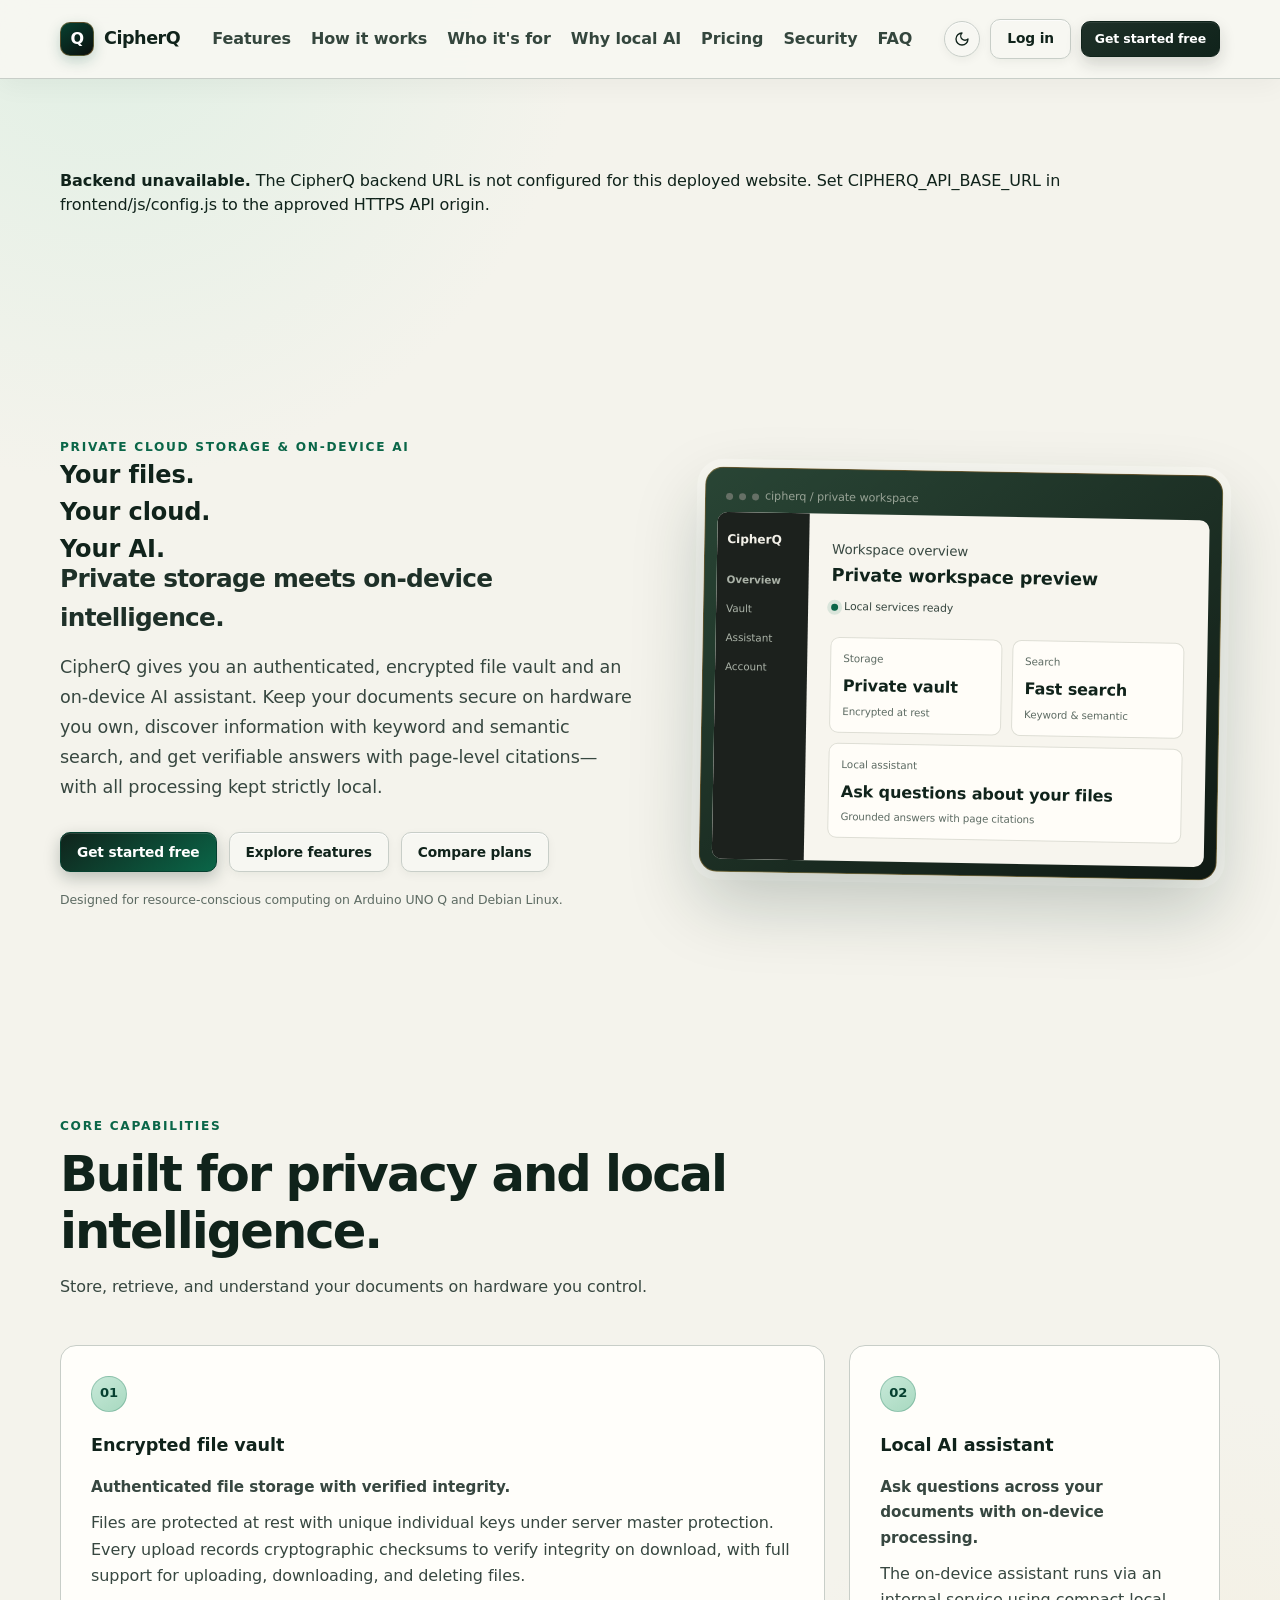
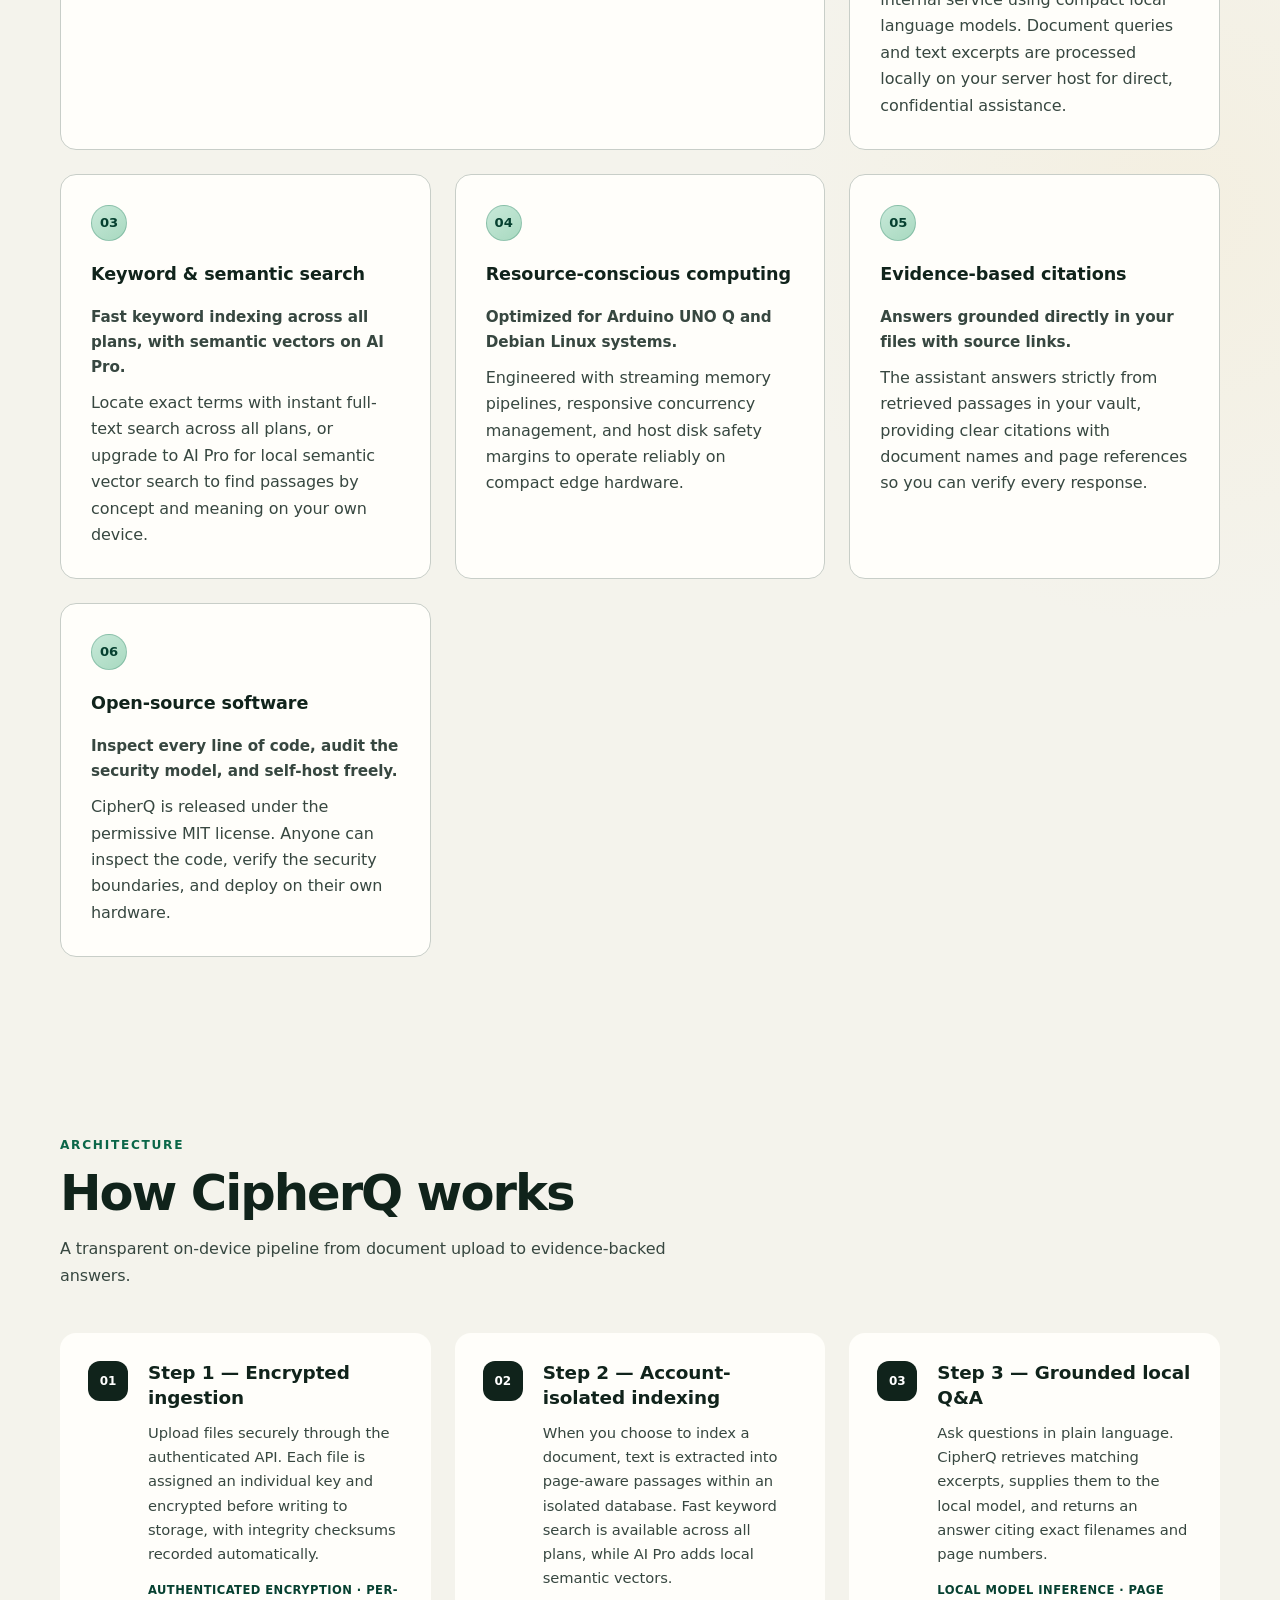
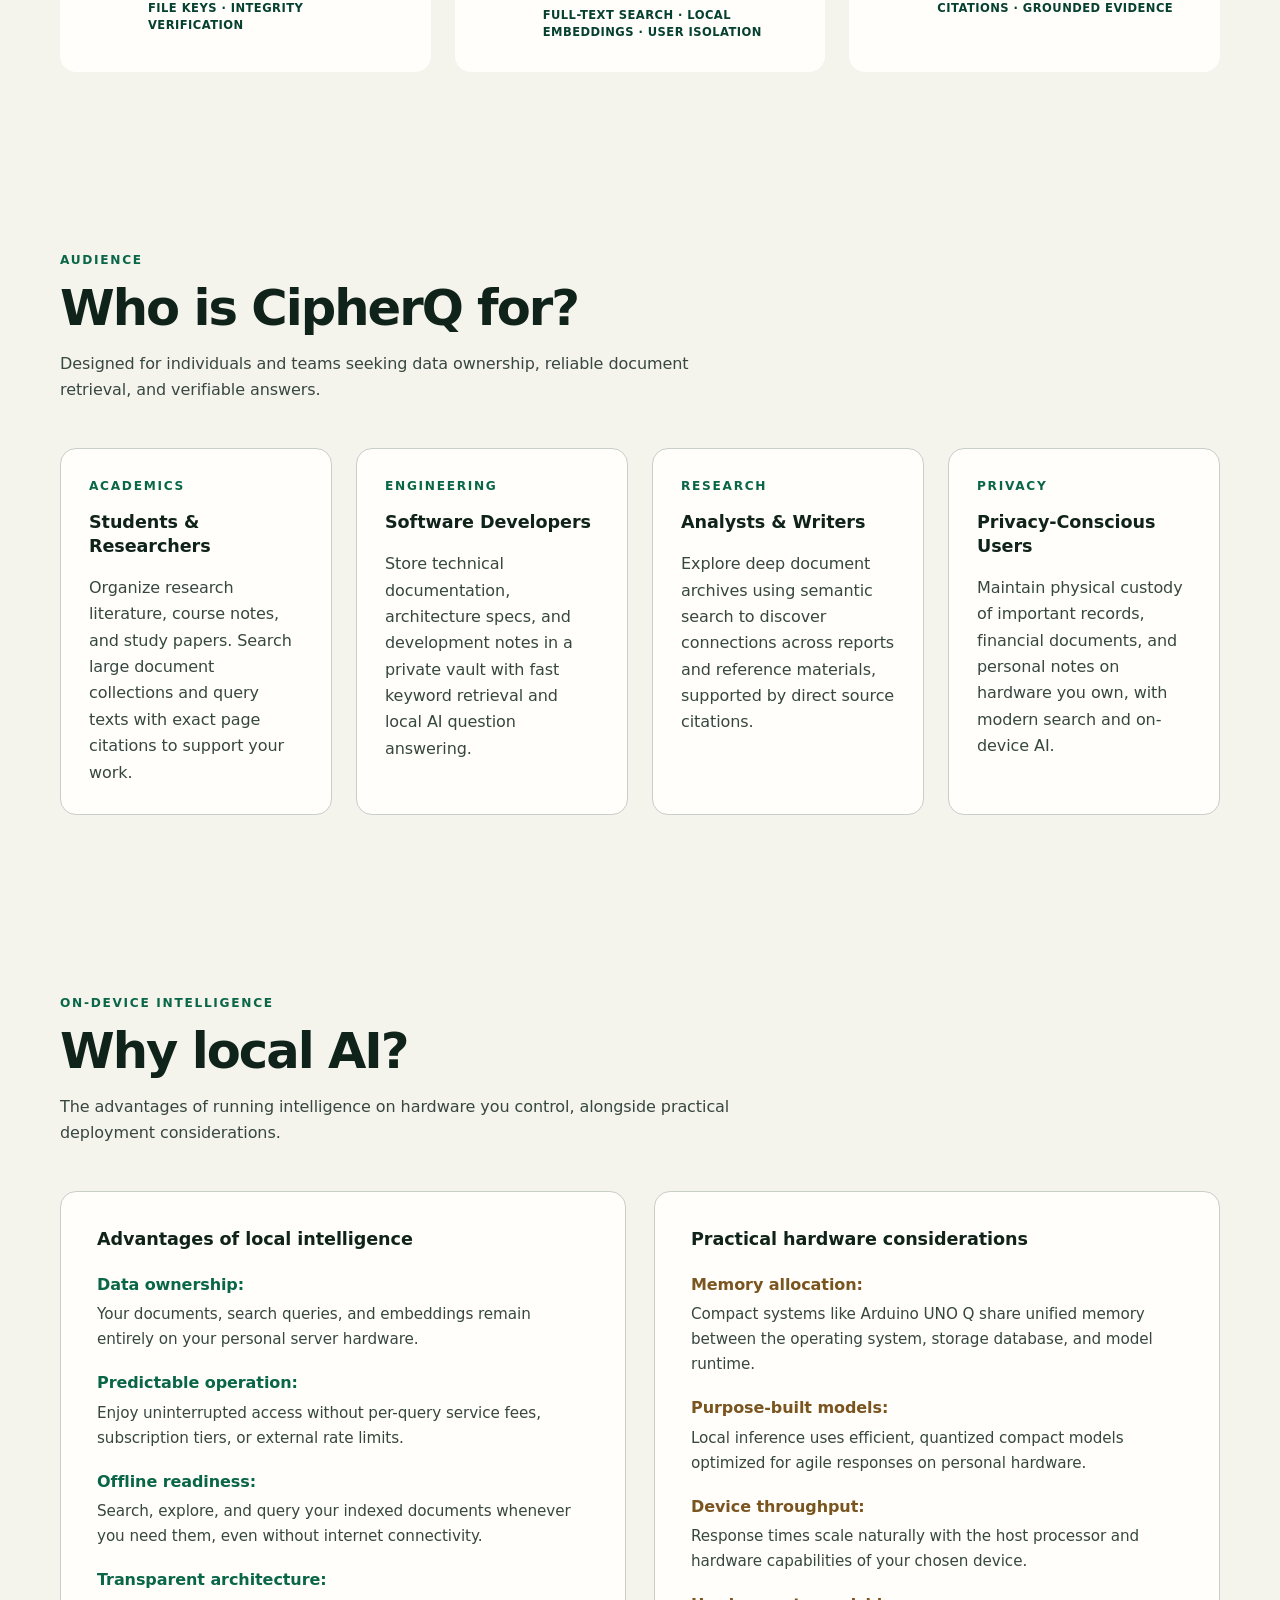
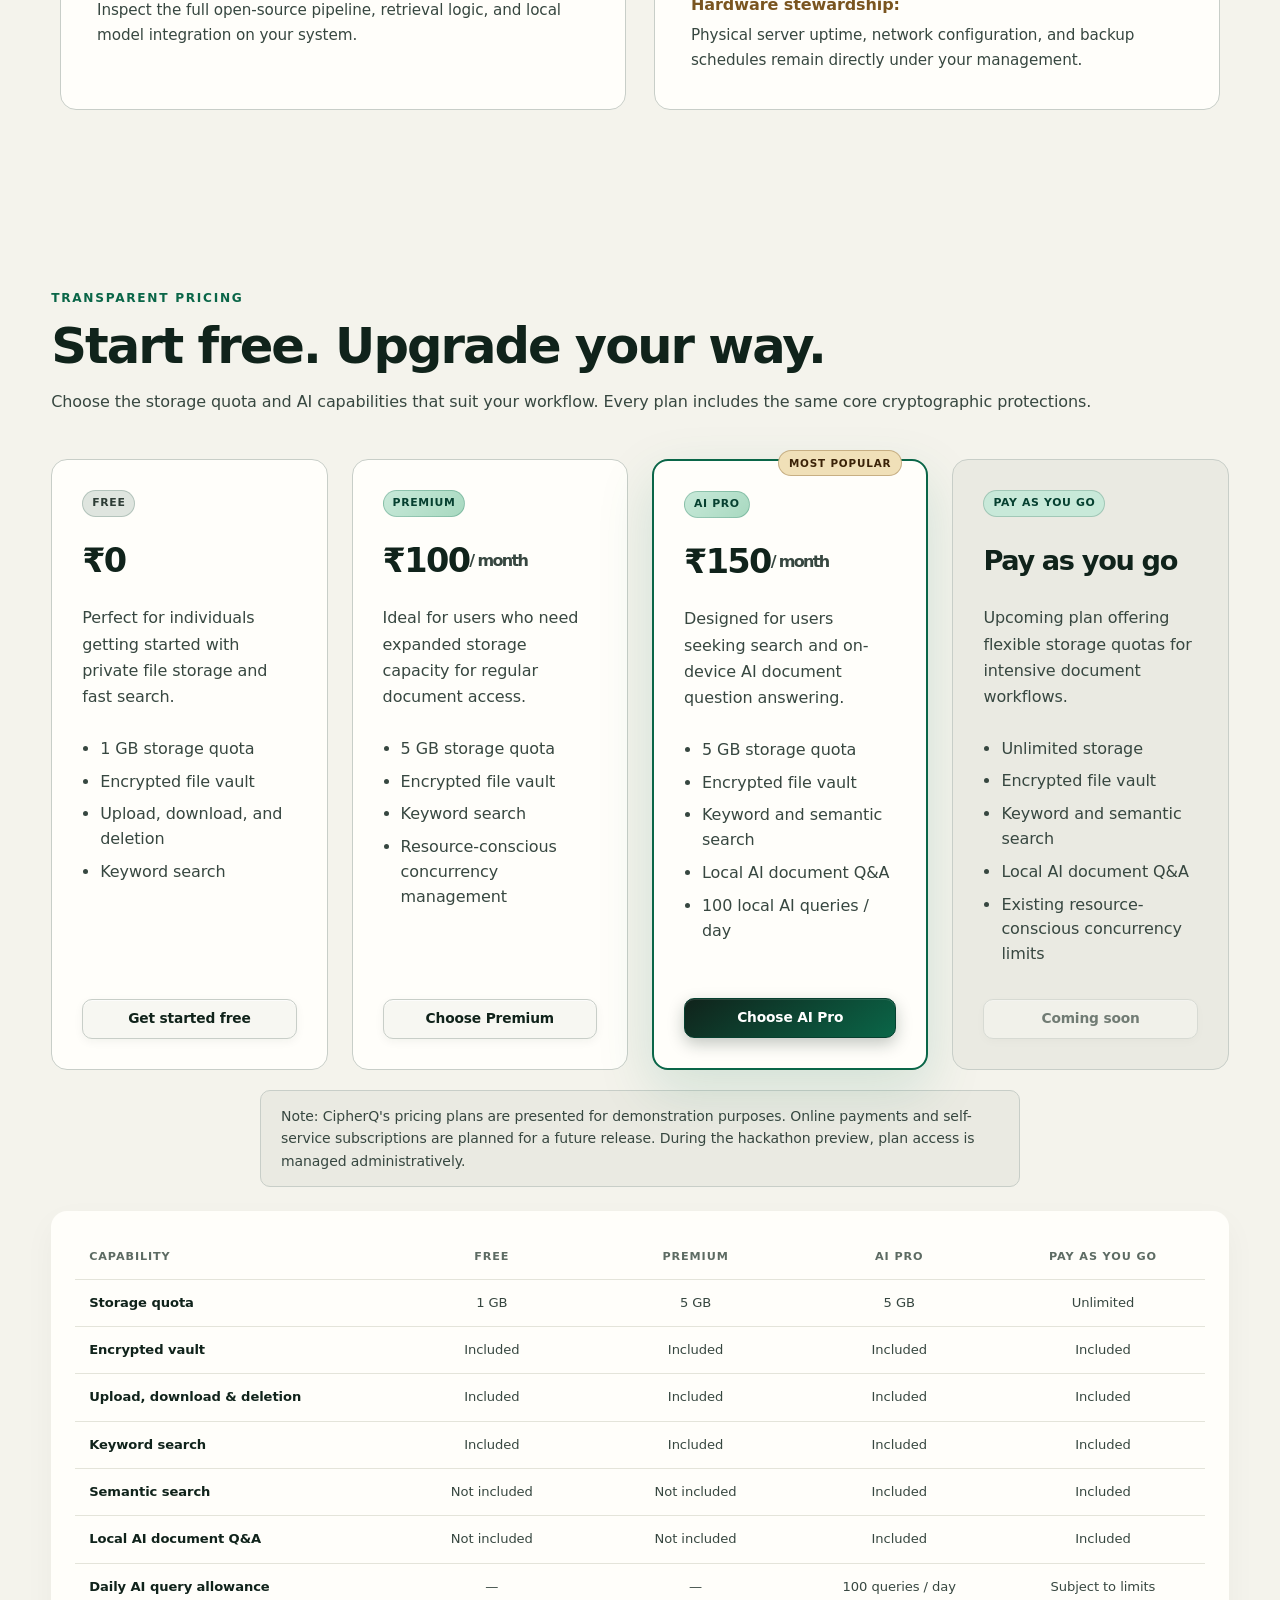
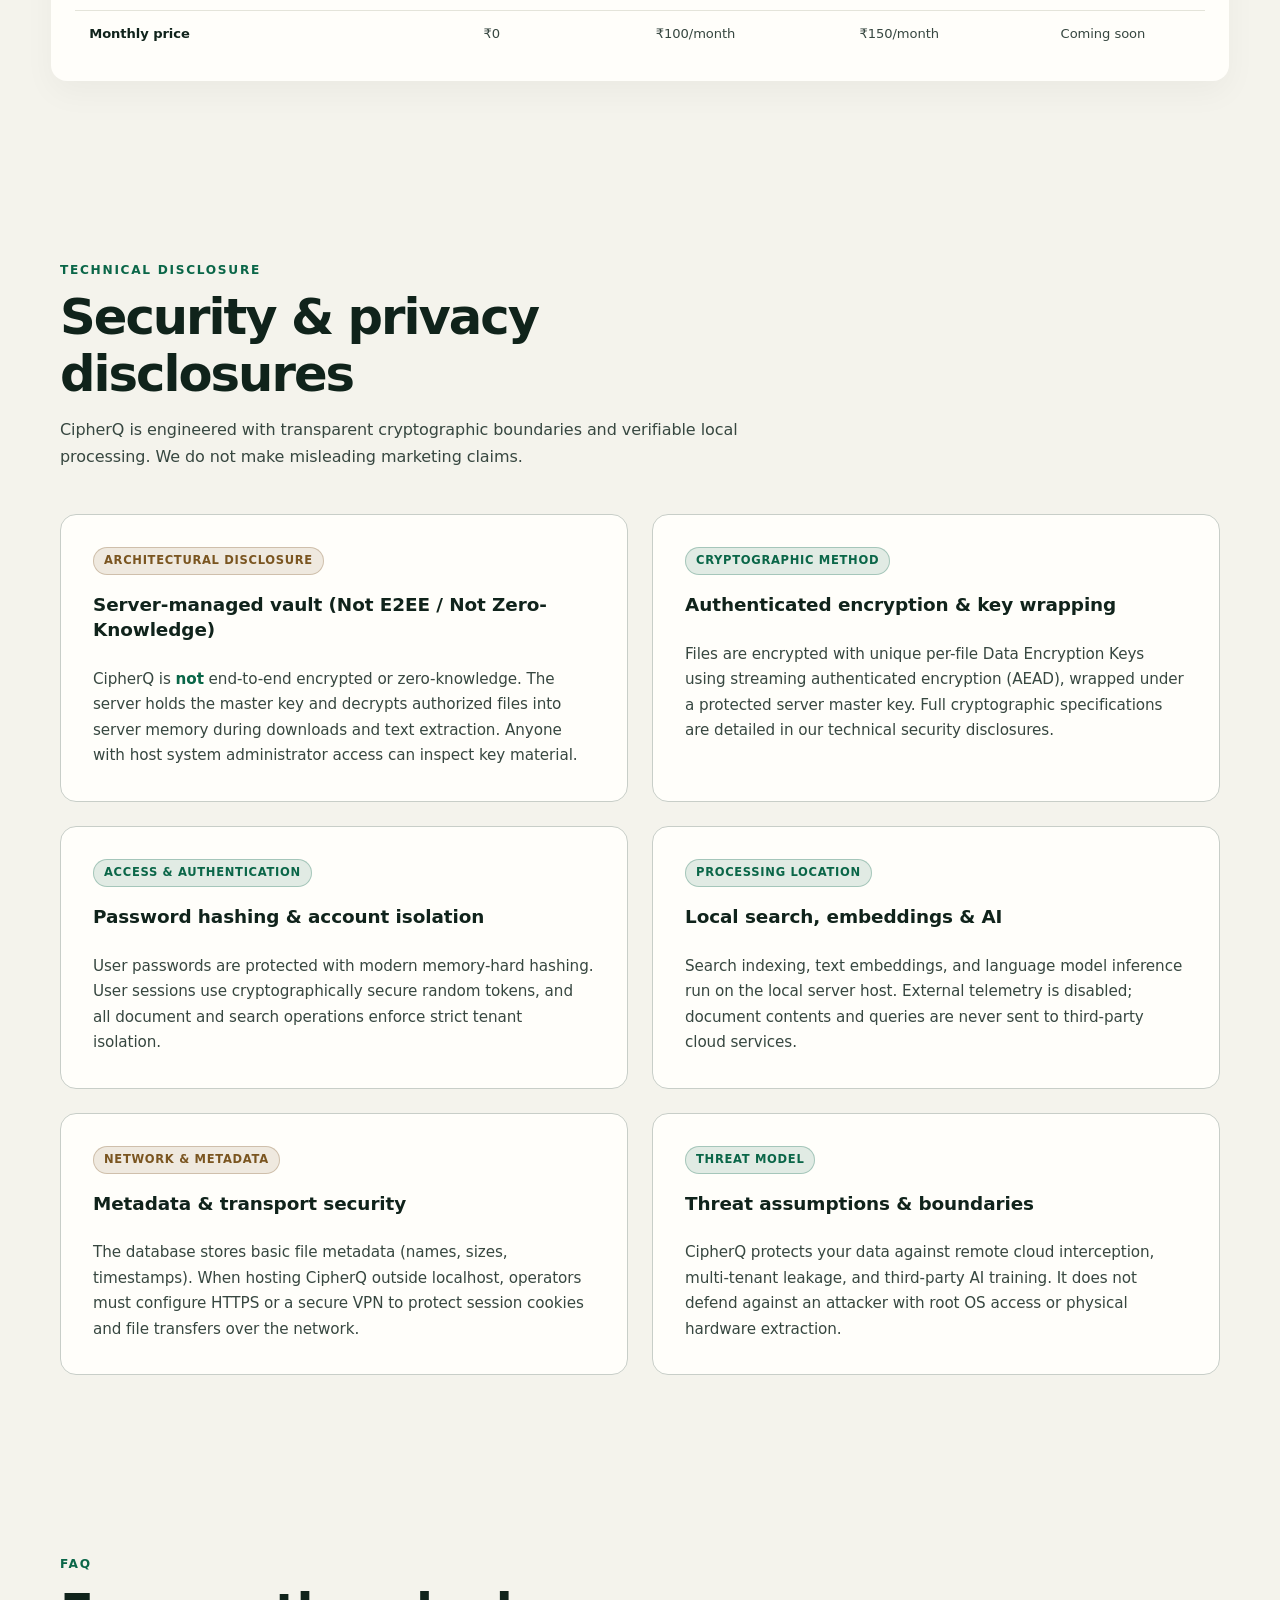
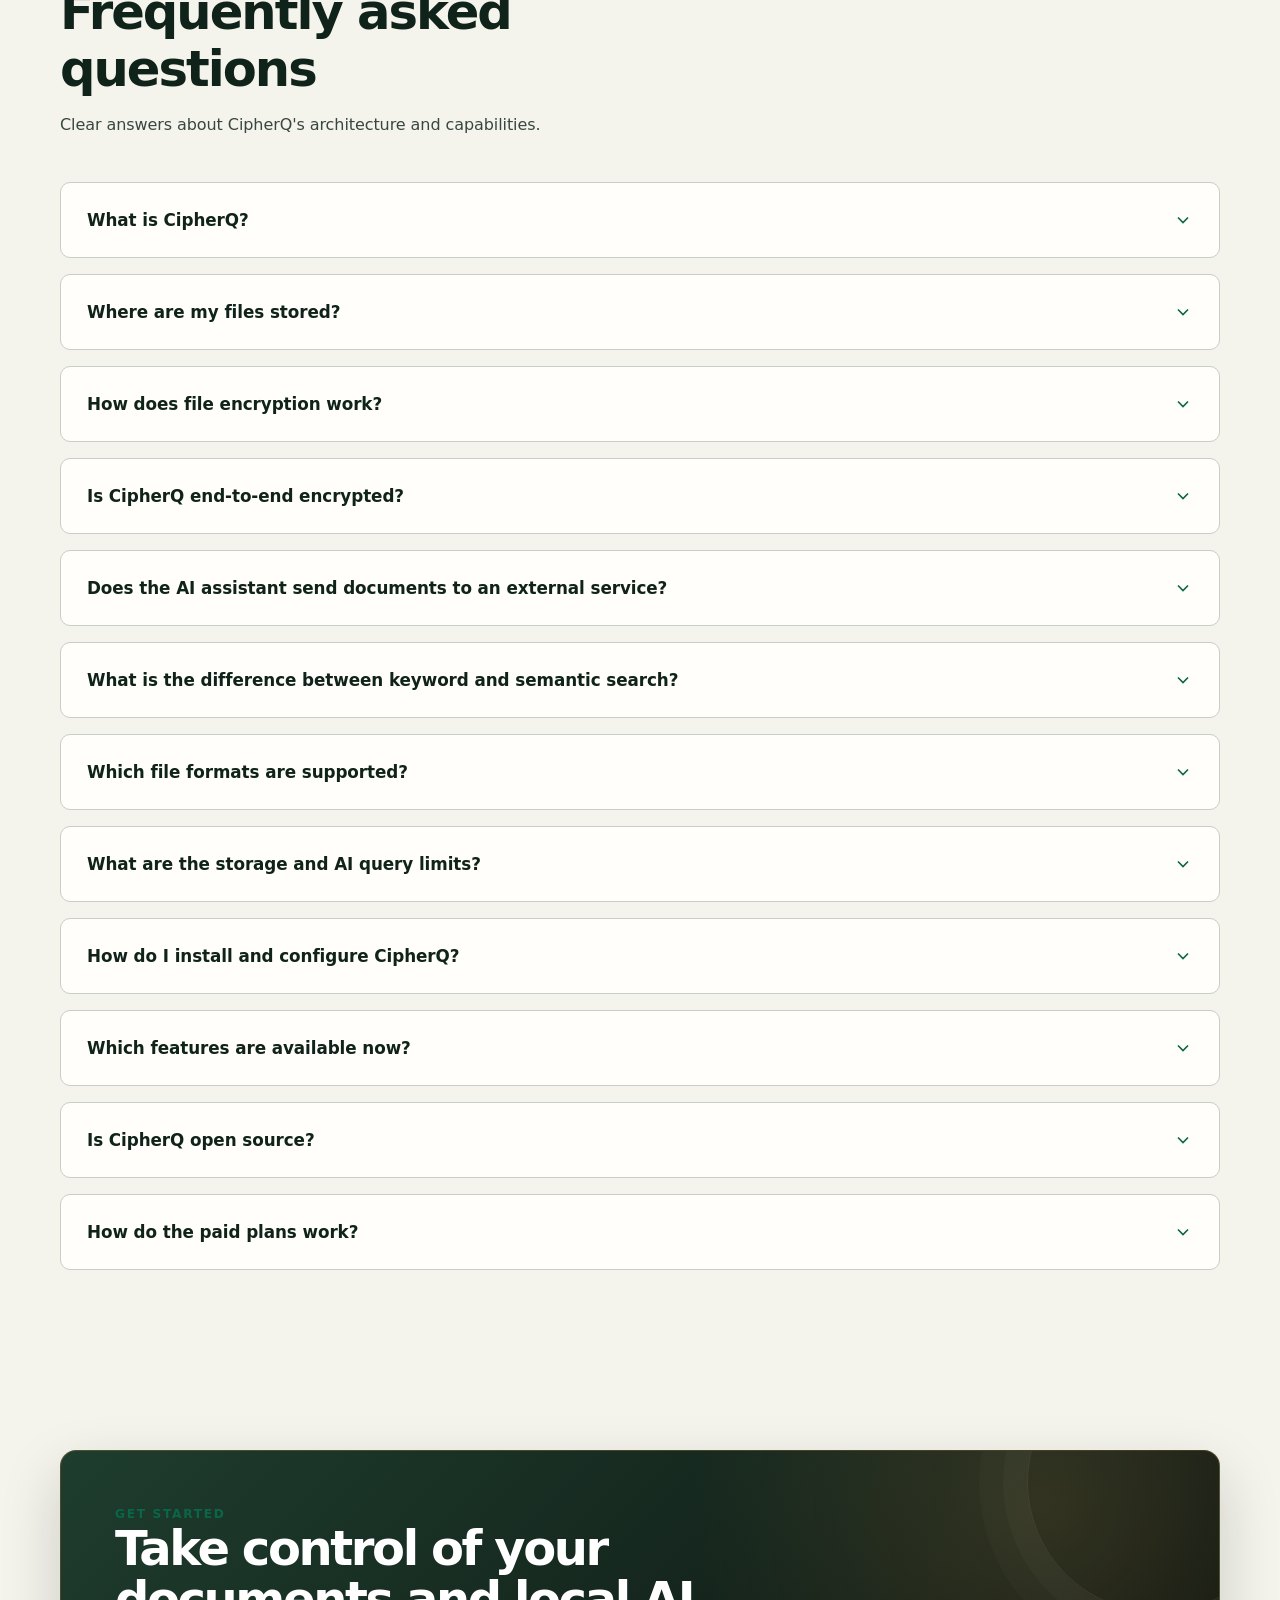
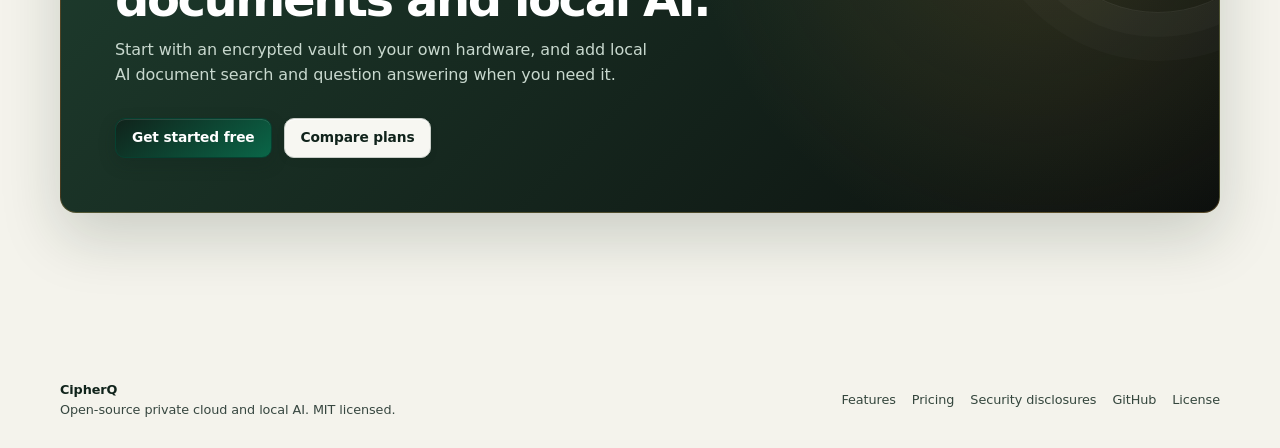
<file: frontend/index.html>
<!doctype html>
<html lang="en">
<head>
  <meta charset="utf-8">
  <meta name="viewport" content="width=device-width, initial-scale=1">
  <meta name="description" content="CipherQ is an open-source private cloud storage vault and local AI workspace designed for Arduino UNO Q and Debian Linux.">
  <title>CipherQ — Your files. Your cloud. Your AI.</title>
  <script>
    (function() {
      var SUN_ICON = '<svg class="theme-icon theme-icon-sun" width="16" height="16" viewBox="0 0 24 24" fill="none" stroke="currentColor" stroke-width="2" stroke-linecap="round" stroke-linejoin="round" aria-hidden="true"><circle cx="12" cy="12" r="4"></circle><path d="M12 2v2"></path><path d="M12 20v2"></path><path d="m4.93 4.93 1.41 1.41"></path><path d="m17.66 17.66 1.41 1.41"></path><path d="M2 12h2"></path><path d="M20 12h2"></path><path d="m6.34 17.66-1.41 1.41"></path><path d="m19.07 4.93-1.41 1.41"></path></svg>';
      var MOON_ICON = '<svg class="theme-icon theme-icon-moon" width="16" height="16" viewBox="0 0 24 24" fill="none" stroke="currentColor" stroke-width="2" stroke-linecap="round" stroke-linejoin="round" aria-hidden="true"><path d="M12 3a6 6 0 0 0 9 9 9 9 0 1 1-9-9Z"></path></svg>';
      function getTheme() {
        try {
          var stored = localStorage.getItem('cipherq-theme');
          if (stored === 'dark' || stored === 'light') return stored;
        } catch (e) {}
        return (window.matchMedia && window.matchMedia('(prefers-color-scheme: dark)').matches) ? 'dark' : 'light';
      }
      function applyTheme(theme, persist) {
        var selected = theme === 'dark' ? 'dark' : 'light';
        document.documentElement.setAttribute('data-theme', selected);
        if (document.body) document.body.setAttribute('data-theme', selected);
        if (persist) {
          try { localStorage.setItem('cipherq-theme', selected); } catch (e) {}
        }
        var isDark = selected === 'dark';
        var label = isDark ? 'Switch to light mode' : 'Switch to dark mode';
        document.querySelectorAll('#theme-toggle').forEach(function(btn) {
          btn.setAttribute('aria-label', label);
          btn.setAttribute('title', label);
          btn.innerHTML = isDark ? SUN_ICON : MOON_ICON;
        });
      }
      window.__applyTheme = applyTheme;
      applyTheme(getTheme(), false);
      document.addEventListener('DOMContentLoaded', function() {
        applyTheme(getTheme(), false);
        document.querySelectorAll('#theme-toggle').forEach(function(btn) {
          btn.onclick = function() {
            var current = document.documentElement.getAttribute('data-theme') === 'dark' ? 'dark' : 'light';
            applyTheme(current === 'dark' ? 'light' : 'dark', true);
          };
        });
      });
      if (window.matchMedia) {
        window.matchMedia('(prefers-color-scheme: dark)').addEventListener('change', function(e) {
          try {
            if (!localStorage.getItem('cipherq-theme')) {
              applyTheme(e.matches ? 'dark' : 'light', false);
            }
          } catch (err) {}
        });
      }
    })();
  </script>
  <link rel="stylesheet" href="css/styles.css">
  <link rel="stylesheet" href="css/contrast-overrides.css">
</head>
<body>
  <header class="site-header">
    <nav class="site-nav" aria-label="Main navigation">
      <a class="brand" href="index.html" aria-label="CipherQ home">
        <span class="brand-mark">Q</span>
        <span class="brand-name">CipherQ</span>
      </a>
      <button class="mobile-menu" id="mobile-menu" aria-label="Open navigation" aria-expanded="false">☰</button>
      <ul class="site-links" id="site-links">
        <li><a href="#features">Features</a></li>
        <li><a href="#workflow">How it works</a></li>
        <li><a href="#audiences">Who it's for</a></li>
        <li><a href="#local-ai">Why local AI</a></li>
        <li><a href="#pricing">Pricing</a></li>
        <li><a href="#security">Security</a></li>
        <li><a href="#faq">FAQ</a></li>
      </ul>
      <div class="nav-actions">
        <button id="theme-toggle" class="btn btn-outline btn-sm" aria-label="Toggle theme" title="Toggle theme">
          <svg class="theme-icon" width="14" height="14" viewBox="0 0 24 24" fill="none" stroke="currentColor" stroke-width="2">
            <path d="M12 3a6 6 0 0 0 9 9 9 9 0 1 1-9-9Z"></path>
          </svg>
        </button>
        <button id="btn-nav-login" class="btn btn-outline btn-sm">Log in</button>
        <button id="btn-nav-register" class="btn btn-dark btn-sm">Get started free</button>
      </div>
    </nav>
  </header>

  <main>
    <!-- Hero Section -->
    <section class="container hero">
      <div>
        <div class="eyebrow">Private cloud storage &amp; on-device AI</div>
        <h1>Your files.<br>Your cloud.<br>Your AI.</h1>
        <h2 class="hero-subheading">Private storage meets on-device intelligence.</h2>
        <p class="hero-copy">CipherQ gives you an authenticated, encrypted file vault and an on-device AI assistant. Keep your documents secure on hardware you own, discover information with keyword and semantic search, and get verifiable answers with page-level citations—with all processing kept strictly local.</p>
        <div class="hero-actions">
          <button id="hero-get-started" class="btn btn-primary">Get started free</button>
          <a class="btn btn-outline" href="#features">Explore features</a>
          <a class="btn btn-outline" href="#pricing">Compare plans</a>
        </div>
        <p class="hero-note">Designed for resource-conscious computing on Arduino UNO Q and Debian Linux.</p>
      </div>
      <div class="preview-window" aria-label="Decorative CipherQ workspace preview">
        <div class="preview-top"><span class="preview-dot"></span><span class="preview-dot"></span><span class="preview-dot"></span><span>cipherq / private workspace</span></div>
        <div class="preview-body">
          <aside class="preview-side">
            <strong>CipherQ</strong>
            <div class="preview-side-active">Overview</div>
            <div>Vault</div>
            <div>Assistant</div>
            <div>Account</div>
          </aside>
          <div class="preview-main">
            <small class="muted">Workspace overview</small>
            <h3>Private workspace preview</h3>
            <div class="preview-status"><span class="preview-status-dot"></span> Local services ready</div>
            <div class="preview-grid">
              <div class="preview-card"><small>Storage</small><strong>Private vault</strong><span>Encrypted at rest</span></div>
              <div class="preview-card"><small>Search</small><strong>Fast search</strong><span>Keyword &amp; semantic</span></div>
              <div class="preview-card preview-card-wide"><small>Local assistant</small><strong>Ask questions about your files</strong><span>Grounded answers with page citations</span></div>
            </div>
          </div>
        </div>
      </div>
    </section>

    <!-- Feature Cards Section -->
    <section class="container section" id="features">
      <div class="section-heading">
        <div class="eyebrow">Core Capabilities</div>
        <h2 class="text-2xl">Built for privacy and local intelligence.</h2>
        <p class="text-base">Store, retrieve, and understand your documents on hardware you control.</p>
      </div>
      <div class="bento-grid">
        <article class="card benefit-card" data-area="large">
          <span class="feature-number">01</span>
          <h3 class="text-lg">Encrypted file vault</h3>
          <p class="feature-benefit">Authenticated file storage with verified integrity.</p>
          <p class="text-sm">Files are protected at rest with unique individual keys under server master protection. Every upload records cryptographic checksums to verify integrity on download, with full support for uploading, downloading, and deleting files.</p>
        </article>
        <article class="card benefit-card" data-area="medium">
          <span class="feature-number">02</span>
          <h3 class="text-lg">Local AI assistant</h3>
          <p class="feature-benefit">Ask questions across your documents with on-device processing.</p>
          <p class="text-sm">The on-device assistant runs via an internal service using compact local language models. Document queries and text excerpts are processed locally on your server host for direct, confidential assistance.</p>
        </article>
        <article class="card benefit-card" data-area="medium">
          <span class="feature-number">03</span>
          <h3 class="text-lg">Keyword &amp; semantic search</h3>
          <p class="feature-benefit">Fast keyword indexing across all plans, with semantic vectors on AI Pro.</p>
          <p class="text-sm">Locate exact terms with instant full-text search across all plans, or upgrade to AI Pro for local semantic vector search to find passages by concept and meaning on your own device.</p>
        </article>
        <article class="card benefit-card" data-area="small">
          <span class="feature-number">04</span>
          <h3 class="text-lg">Resource-conscious computing</h3>
          <p class="feature-benefit">Optimized for Arduino UNO Q and Debian Linux systems.</p>
          <p class="text-sm">Engineered with streaming memory pipelines, responsive concurrency management, and host disk safety margins to operate reliably on compact edge hardware.</p>
        </article>
        <article class="card benefit-card" data-area="medium">
          <span class="feature-number">05</span>
          <h3 class="text-lg">Evidence-based citations</h3>
          <p class="feature-benefit">Answers grounded directly in your files with source links.</p>
          <p class="text-sm">The assistant answers strictly from retrieved passages in your vault, providing clear citations with document names and page references so you can verify every response.</p>
        </article>
        <article class="card benefit-card" data-area="medium">
          <span class="feature-number">06</span>
          <h3 class="text-lg">Open-source software</h3>
          <p class="feature-benefit">Inspect every line of code, audit the security model, and self-host freely.</p>
          <p class="text-sm">CipherQ is released under the permissive MIT license. Anyone can inspect the code, verify the security boundaries, and deploy on their own hardware.</p>
        </article>
      </div>
    </section>

    <!-- Workflow Section: How CipherQ works -->
    <section class="container section workflow-section" id="workflow">
      <div class="section-heading">
        <div class="eyebrow">Architecture</div>
        <h2>How CipherQ works</h2>
        <p>A transparent on-device pipeline from document upload to evidence-backed answers.</p>
      </div>
      <div class="workflow-grid">
        <article class="workflow-step">
          <div class="workflow-step-number">01</div>
          <div>
            <h3>Step 1 — Encrypted ingestion</h3>
            <p>Upload files securely through the authenticated API. Each file is assigned an individual key and encrypted before writing to storage, with integrity checksums recorded automatically.</p>
            <span class="workflow-tag">Authenticated encryption · Per-file keys · Integrity verification</span>
          </div>
        </article>
        <article class="workflow-step">
          <div class="workflow-step-number">02</div>
          <div>
            <h3>Step 2 — Account-isolated indexing</h3>
            <p>When you choose to index a document, text is extracted into page-aware passages within an isolated database. Fast keyword search is available across all plans, while AI Pro adds local semantic vectors.</p>
            <span class="workflow-tag">Full-text search · Local embeddings · User isolation</span>
          </div>
        </article>
        <article class="workflow-step">
          <div class="workflow-step-number">03</div>
          <div>
            <h3>Step 3 — Grounded local Q&amp;A</h3>
            <p>Ask questions in plain language. CipherQ retrieves matching excerpts, supplies them to the local model, and returns an answer citing exact filenames and page numbers.</p>
            <span class="workflow-tag">Local model inference · Page citations · Grounded evidence</span>
          </div>
        </article>
      </div>
    </section>

    <!-- Who is CipherQ for? -->
    <section class="container section" id="audiences">
      <div class="section-heading">
        <div class="eyebrow">Audience</div>
        <h2 class="text-2xl">Who is CipherQ for?</h2>
        <p class="text-base">Designed for individuals and teams seeking data ownership, reliable document retrieval, and verifiable answers.</p>
      </div>
      <div class="grid grid-4 audience-grid">
        <article class="card audience-card">
          <div class="eyebrow">Academics</div>
          <h3 class="text-lg">Students &amp; Researchers</h3>
          <p class="text-sm">Organize research literature, course notes, and study papers. Search large document collections and query texts with exact page citations to support your work.</p>
        </article>
        <article class="card audience-card">
          <div class="eyebrow">Engineering</div>
          <h3 class="text-lg">Software Developers</h3>
          <p class="text-sm">Store technical documentation, architecture specs, and development notes in a private vault with fast keyword retrieval and local AI question answering.</p>
        </article>
        <article class="card audience-card">
          <div class="eyebrow">Research</div>
          <h3 class="text-lg">Analysts &amp; Writers</h3>
          <p class="text-sm">Explore deep document archives using semantic search to discover connections across reports and reference materials, supported by direct source citations.</p>
        </article>
        <article class="card audience-card">
          <div class="eyebrow">Privacy</div>
          <h3 class="text-lg">Privacy-Conscious Users</h3>
          <p class="text-sm">Maintain physical custody of important records, financial documents, and personal notes on hardware you own, with modern search and on-device AI.</p>
        </article>
      </div>
    </section>

    <!-- Why local AI? -->
    <section class="container section" id="local-ai">
      <div class="section-heading">
        <div class="eyebrow">On-device intelligence</div>
        <h2 class="text-2xl">Why local AI?</h2>
        <p class="text-base">The advantages of running intelligence on hardware you control, alongside practical deployment considerations.</p>
      </div>
      <div class="grid grid-2 local-ai-grid">
        <article class="card">
          <h3 class="text-lg">Advantages of local intelligence</h3>
          <ul class="benefit-list">
            <li>
              <strong>Data ownership:</strong> Your documents, search queries, and embeddings remain entirely on your personal server hardware.
            </li>
            <li>
              <strong>Predictable operation:</strong> Enjoy uninterrupted access without per-query service fees, subscription tiers, or external rate limits.
            </li>
            <li>
              <strong>Offline readiness:</strong> Search, explore, and query your indexed documents whenever you need them, even without internet connectivity.
            </li>
            <li>
              <strong>Transparent architecture:</strong> Inspect the full open-source pipeline, retrieval logic, and local model integration on your system.
            </li>
          </ul>
        </article>
        <article class="card">
          <h3 class="text-lg">Practical hardware considerations</h3>
          <ul class="tradeoff-list">
            <li>
              <strong>Memory allocation:</strong> Compact systems like Arduino UNO Q share unified memory between the operating system, storage database, and model runtime.
            </li>
            <li>
              <strong>Purpose-built models:</strong> Local inference uses efficient, quantized compact models optimized for agile responses on personal hardware.
            </li>
            <li>
              <strong>Device throughput:</strong> Response times scale naturally with the host processor and hardware capabilities of your chosen device.
            </li>
            <li>
              <strong>Hardware stewardship:</strong> Physical server uptime, network configuration, and backup schedules remain directly under your management.
            </li>
          </ul>
        </article>
      </div>
    </section>

    <!-- Pricing Section -->
    <section class="section pricing-section" id="pricing">
      <div class="section-heading">
        <div class="eyebrow">Transparent Pricing</div>
        <h2 class="text-2xl">Start free. Upgrade your way.</h2>
        <p class="text-base">Choose the storage quota and AI capabilities that suit your workflow. Every plan includes the same core cryptographic protections.</p>
      </div>
      <div class="grid grid-4 pricing-grid">
        <article class="card price-card" data-plan-id="free">
          <span class="badge badge-free">Free</span>
          <div class="price">₹0</div>
          <p class="muted">Perfect for individuals getting started with private file storage and fast search.</p>
          <ul>
            <li>1 GB storage quota</li>
            <li>Encrypted file vault</li>
            <li>Upload, download, and deletion</li>
            <li>Keyword search</li>
          </ul>
          <button class="btn btn-outline public-plan-action" data-mode="register">Get started free</button>
        </article>
        <article class="card price-card" data-plan-id="privateVault">
          <span class="badge badge-premium">Premium</span>
          <div class="price">₹100 <span class="muted price-period">/ month</span></div>
          <p class="muted">Ideal for users who need expanded storage capacity for regular document access.</p>
          <ul>
            <li>5 GB storage quota</li>
            <li>Encrypted file vault</li>
            <li>Keyword search</li>
            <li>Resource-conscious concurrency management</li>
          </ul>
          <button class="btn btn-outline public-plan-action" data-mode="register">Choose Premium</button>
        </article>
        <article class="card price-card featured" data-plan-id="vaultAI">
          <span class="badge badge-premium">AI Pro</span>
          <div class="price">₹150 <span class="muted price-period">/ month</span></div>
          <p class="muted">Designed for users seeking search and on-device AI document question answering.</p>
          <ul>
            <li>5 GB storage quota</li>
            <li>Encrypted file vault</li>
            <li>Keyword and semantic search</li>
            <li>Local AI document question answering</li>
            <li>100 local AI queries per day</li>
          </ul>
          <button class="btn btn-primary public-plan-action" data-mode="register">Choose AI Pro</button>
        </article>
        <article class="card price-card price-card-muted" data-plan-id="payg">
          <span class="badge">Coming soon</span>
          <div class="price price-payg">Pay as you go</div>
          <p class="muted">Upcoming plan offering flexible storage quotas for intensive document workflows.</p>
          <ul>
            <li>Unlimited storage</li>
            <li>Encrypted file vault</li>
            <li>Keyword and semantic search</li>
            <li>Local AI document question answering</li>
            <li>Applicable concurrency limits</li>
          </ul>
          <button class="btn btn-outline" type="button" disabled>Coming soon</button>
        </article>
      </div>

      <p class="pricing-notice muted text-center" style="margin-top:20px; font-size:0.875rem;">
        Note: CipherQ's pricing plans are presented for demonstration purposes. Online payments and self-service subscriptions are planned for a future release. During the hackathon preview, plan access is managed administratively.
      </p>

      <div class="comparison-wrap">
        <div class="comparison-scroll">
          <table class="comparison-table">
            <thead class="text-xs">
              <tr>
                <th scope="col">Capability</th>
                <th scope="col">Free</th>
                <th scope="col">Premium</th>
                <th scope="col">AI Pro</th>
                <th scope="col">Pay as you go</th>
              </tr>
            </thead>
            <tbody class="text-sm">
              <tr>
                <th scope="row">Storage quota</th>
                <td data-label="Free">1 GB</td>
                <td data-label="Premium">5 GB</td>
                <td data-label="AI Pro">5 GB</td>
                <td data-label="Pay as you go">Unlimited</td>
              </tr>
              <tr>
                <th scope="row">Encrypted vault</th>
                <td data-label="Free">Included</td>
                <td data-label="Premium">Included</td>
                <td data-label="AI Pro">Included</td>
                <td data-label="Pay as you go">Included</td>
              </tr>
              <tr>
                <th scope="row">Upload, download &amp; deletion</th>
                <td data-label="Free">Included</td>
                <td data-label="Premium">Included</td>
                <td data-label="AI Pro">Included</td>
                <td data-label="Pay as you go">Included</td>
              </tr>
              <tr>
                <th scope="row">Keyword search</th>
                <td data-label="Free">Included</td>
                <td data-label="Premium">Included</td>
                <td data-label="AI Pro">Included</td>
                <td data-label="Pay as you go">Included</td>
              </tr>
              <tr>
                <th scope="row">Semantic search</th>
                <td data-label="Free">Not included</td>
                <td data-label="Premium">Not included</td>
                <td data-label="AI Pro">Included</td>
                <td data-label="Pay as you go">Included</td>
              </tr>
              <tr>
                <th scope="row">Local AI document Q&amp;A</th>
                <td data-label="Free">Not included</td>
                <td data-label="Premium">Not included</td>
                <td data-label="AI Pro">Included</td>
                <td data-label="Pay as you go">Included</td>
              </tr>
              <tr>
                <th scope="row">Daily AI query allowance</th>
                <td data-label="Free">—</td>
                <td data-label="Premium">—</td>
                <td data-label="AI Pro">100 queries / day</td>
                <td data-label="Pay as you go">Subject to limits</td>
              </tr>
              <tr>
                <th scope="row">Monthly price</th>
                <td data-label="Free">₹0</td>
                <td data-label="Premium">₹100/month</td>
                <td data-label="AI Pro">₹150/month</td>
                <td data-label="Pay as you go">Coming soon</td>
              </tr>
            </tbody>
          </table>
        </div>
      </div>
    </section>

    <!-- Technical Security Disclosures Section -->
    <section class="container section" id="security">
      <div class="section-heading">
        <div class="eyebrow">Technical disclosure</div>
        <h2 class="text-2xl">Security &amp; privacy disclosures</h2>
        <p class="text-base">CipherQ is engineered with transparent cryptographic boundaries and verifiable local processing. We do not make misleading marketing claims.</p>
      </div>

      <div class="grid grid-2 security-grid">
        <article class="card security-card">
          <div class="security-badge-wrap">
            <span class="security-badge security-badge-warning">Architectural disclosure</span>
          </div>
          <h3 class="text-lg">Server-managed vault (Not E2EE / Not Zero-Knowledge)</h3>
          <p class="text-sm">CipherQ is <strong>not</strong> end-to-end encrypted or zero-knowledge. The server holds the master key and decrypts authorized files into server memory during downloads and text extraction. Anyone with host system administrator access can inspect key material.</p>
        </article>

        <article class="card security-card">
          <div class="security-badge-wrap">
            <span class="security-badge security-badge-info">Cryptographic method</span>
          </div>
          <h3 class="text-lg">Authenticated encryption &amp; key wrapping</h3>
          <p class="text-sm">Files are encrypted with unique per-file Data Encryption Keys using streaming authenticated encryption (AEAD), wrapped under a protected server master key. Full cryptographic specifications are detailed in our technical security disclosures.</p>
        </article>

        <article class="card security-card">
          <div class="security-badge-wrap">
            <span class="security-badge security-badge-info">Access &amp; authentication</span>
          </div>
          <h3 class="text-lg">Password hashing &amp; account isolation</h3>
          <p class="text-sm">User passwords are protected with modern memory-hard hashing. User sessions use cryptographically secure random tokens, and all document and search operations enforce strict tenant isolation.</p>
        </article>

        <article class="card security-card">
          <div class="security-badge-wrap">
            <span class="security-badge security-badge-info">Processing location</span>
          </div>
          <h3 class="text-lg">Local search, embeddings &amp; AI</h3>
          <p class="text-sm">Search indexing, text embeddings, and language model inference run on the local server host. External telemetry is disabled; document contents and queries are never sent to third-party cloud services.</p>
        </article>

        <article class="card security-card">
          <div class="security-badge-wrap">
            <span class="security-badge security-badge-warning">Network &amp; metadata</span>
          </div>
          <h3 class="text-lg">Metadata &amp; transport security</h3>
          <p class="text-sm">The database stores basic file metadata (names, sizes, timestamps). When hosting CipherQ outside localhost, operators must configure HTTPS or a secure VPN to protect session cookies and file transfers over the network.</p>
        </article>

        <article class="card security-card">
          <div class="security-badge-wrap">
            <span class="security-badge security-badge-info">Threat model</span>
          </div>
          <h3 class="text-lg">Threat assumptions &amp; boundaries</h3>
          <p class="text-sm">CipherQ protects your data against remote cloud interception, multi-tenant leakage, and third-party AI training. It does not defend against an attacker with root OS access or physical hardware extraction.</p>
        </article>
      </div>
    </section>

    <!-- Frequently Asked Questions -->
    <section class="container section" id="faq">
      <div class="section-heading">
        <div class="eyebrow">FAQ</div>
        <h2 class="text-2xl">Frequently asked questions</h2>
        <p class="text-base">Clear answers about CipherQ's architecture and capabilities.</p>
      </div>

      <div class="faq-list">
        <details class="faq-item">
          <summary class="faq-question">
            <span>What is CipherQ?</span>
            <svg class="faq-icon" width="20" height="20" viewBox="0 0 24 24" fill="none" stroke="currentColor" stroke-width="2"><polyline points="6 9 12 15 18 9"></polyline></svg>
          </summary>
          <div class="faq-answer">
            CipherQ is an open-source private cloud storage vault and local AI workspace designed for compact hardware such as Arduino UNO Q and Debian Linux. It allows users to store encrypted files, search document contents, and query their files using on-device language models.
          </div>
        </details>

        <details class="faq-item">
          <summary class="faq-question">
            <span>Where are my files stored?</span>
            <svg class="faq-icon" width="20" height="20" viewBox="0 0 24 24" fill="none" stroke="currentColor" stroke-width="2"><polyline points="6 9 12 15 18 9"></polyline></svg>
          </summary>
          <div class="faq-answer">
            Files are stored directly on your server host in an encrypted vault directory. CipherQ does not upload your files or metadata to third-party cloud storage providers.
          </div>
        </details>

        <details class="faq-item">
          <summary class="faq-question">
            <span>How does file encryption work?</span>
            <svg class="faq-icon" width="20" height="20" viewBox="0 0 24 24" fill="none" stroke="currentColor" stroke-width="2"><polyline points="6 9 12 15 18 9"></polyline></svg>
          </summary>
          <div class="faq-answer">
            Each file is encrypted with an individual Data Encryption Key (DEK) using authenticated streaming encryption. The DEK is wrapped under the server's master key and stored in the database. During download or indexing, the server unwraps the key and decrypts the stream in memory.
          </div>
        </details>

        <details class="faq-item">
          <summary class="faq-question">
            <span>Is CipherQ end-to-end encrypted?</span>
            <svg class="faq-icon" width="20" height="20" viewBox="0 0 24 24" fill="none" stroke="currentColor" stroke-width="2"><polyline points="6 9 12 15 18 9"></polyline></svg>
          </summary>
          <div class="faq-answer">
            No. CipherQ uses a server-managed vault rather than end-to-end encryption (E2EE) or zero-knowledge encryption. The server holds the master key and decrypts document text into memory during file downloads and document indexing for AI processing.
          </div>
        </details>

        <details class="faq-item">
          <summary class="faq-question">
            <span>Does the AI assistant send documents to an external service?</span>
            <svg class="faq-icon" width="20" height="20" viewBox="0 0 24 24" fill="none" stroke="currentColor" stroke-width="2"><polyline points="6 9 12 15 18 9"></polyline></svg>
          </summary>
          <div class="faq-answer">
            No. AI inference, text embeddings, and keyword indexing execute entirely on the local server host. Outbound model requests are restricted strictly to loopback addresses, and third-party telemetry is disabled.
          </div>
        </details>

        <details class="faq-item">
          <summary class="faq-question">
            <span>What is the difference between keyword and semantic search?</span>
            <svg class="faq-icon" width="20" height="20" viewBox="0 0 24 24" fill="none" stroke="currentColor" stroke-width="2"><polyline points="6 9 12 15 18 9"></polyline></svg>
          </summary>
          <div class="faq-answer">
            Keyword search looks for exact terms and phrases with relevance ranking. Semantic search converts text into local mathematical vector embeddings to match concepts, ideas, and synonyms even when different terminology is used.
          </div>
        </details>

        <details class="faq-item">
          <summary class="faq-question">
            <span>Which file formats are supported?</span>
            <svg class="faq-icon" width="20" height="20" viewBox="0 0 24 24" fill="none" stroke="currentColor" stroke-width="2"><polyline points="6 9 12 15 18 9"></polyline></svg>
          </summary>
          <div class="faq-answer">
            For secure vault storage, all file types are supported without restriction. For local AI document indexing and text search, CipherQ currently supports PDF, Plain Text (.txt), Markdown (.md), CSV, and JSON files.
          </div>
        </details>

        <details class="faq-item">
          <summary class="faq-question">
            <span>What are the storage and AI query limits?</span>
            <svg class="faq-icon" width="20" height="20" viewBox="0 0 24 24" fill="none" stroke="currentColor" stroke-width="2"><polyline points="6 9 12 15 18 9"></polyline></svg>
          </summary>
          <div class="faq-answer">
            The Free plan includes 1 GB storage and keyword search. The Premium plan includes 5 GB storage and keyword search. The AI Pro plan includes 5 GB storage, semantic search, and up to 100 on-device AI queries per day.
          </div>
        </details>

        <details class="faq-item">
          <summary class="faq-question">
            <span>How do I install and configure CipherQ?</span>
            <svg class="faq-icon" width="20" height="20" viewBox="0 0 24 24" fill="none" stroke="currentColor" stroke-width="2"><polyline points="6 9 12 15 18 9"></polyline></svg>
          </summary>
          <div class="faq-answer">
            Clone the GitHub repository, install dependencies using <code>uv</code>, generate your server master key using the key manager CLI, and start the service with Uvicorn. Detailed instructions are available in our documentation.
          </div>
        </details>

        <details class="faq-item">
          <summary class="faq-question">
            <span>Which features are available now?</span>
            <svg class="faq-icon" width="20" height="20" viewBox="0 0 24 24" fill="none" stroke="currentColor" stroke-width="2"><polyline points="6 9 12 15 18 9"></polyline></svg>
          </summary>
          <div class="faq-answer">
            Available features include authenticated streaming file encryption, integrity verification on download, keyword search, local semantic vector search, on-device AI document question answering with page citations, and administrative tier management.
          </div>
        </details>

        <details class="faq-item">
          <summary class="faq-question">
            <span>Is CipherQ open source?</span>
            <svg class="faq-icon" width="20" height="20" viewBox="0 0 24 24" fill="none" stroke="currentColor" stroke-width="2"><polyline points="6 9 12 15 18 9"></polyline></svg>
          </summary>
          <div class="faq-answer">
            Yes. CipherQ is open-source software under the MIT license. You can inspect the source code, contribute improvements, or self-host your own instance from our GitHub repository.
          </div>
        </details>

        <details class="faq-item">
          <summary class="faq-question">
            <span>How do the paid plans work?</span>
            <svg class="faq-icon" width="20" height="20" viewBox="0 0 24 24" fill="none" stroke="currentColor" stroke-width="2"><polyline points="6 9 12 15 18 9"></polyline></svg>
          </summary>
          <div class="faq-answer">
            Automated billing and self-service payment gateway workflows are currently in active development. Plan tiering is enforced by backend services and can be configured administratively for preview deployments.
          </div>
        </details>
      </div>
    </section>


    <!-- Final CTA Section -->
    <section class="container section">
      <div class="cta">
        <div class="eyebrow">Get Started</div>
        <h2>Take control of your documents and local AI.</h2>
        <p>Start with an encrypted vault on your own hardware, and add local AI document search and question answering when you need it.</p>
        <div class="hero-actions">
          <button id="final-get-started" class="btn btn-primary">Get started free</button>
          <a class="btn btn-outline cta-outline" href="#pricing">Compare plans</a>
        </div>
      </div>
    </section>
  </main>

  <footer class="footer">
    <div class="container footer-inner">
      <div>
        <strong>CipherQ</strong><br>
        <span>Open-source private cloud and local AI. MIT licensed.</span>
      </div>
      <ul class="footer-links">
        <li><a href="#features">Features</a></li>
        <li><a href="#pricing">Pricing</a></li>
        <li><a href="security.html">Security disclosures</a></li>
        <li><a href="https://github.com/nimalan-parameswaran/CipherQ" target="_blank" rel="noopener">GitHub</a></li>
        <li><a href="https://github.com/nimalan-parameswaran/CipherQ/blob/main/LICENSE" target="_blank" rel="noopener">License</a></li>
      </ul>
    </div>
  </footer>

  <script src="js/config.js"></script>
  <script type="module" src="js/app.js"></script>
</body>
</html>
</file>
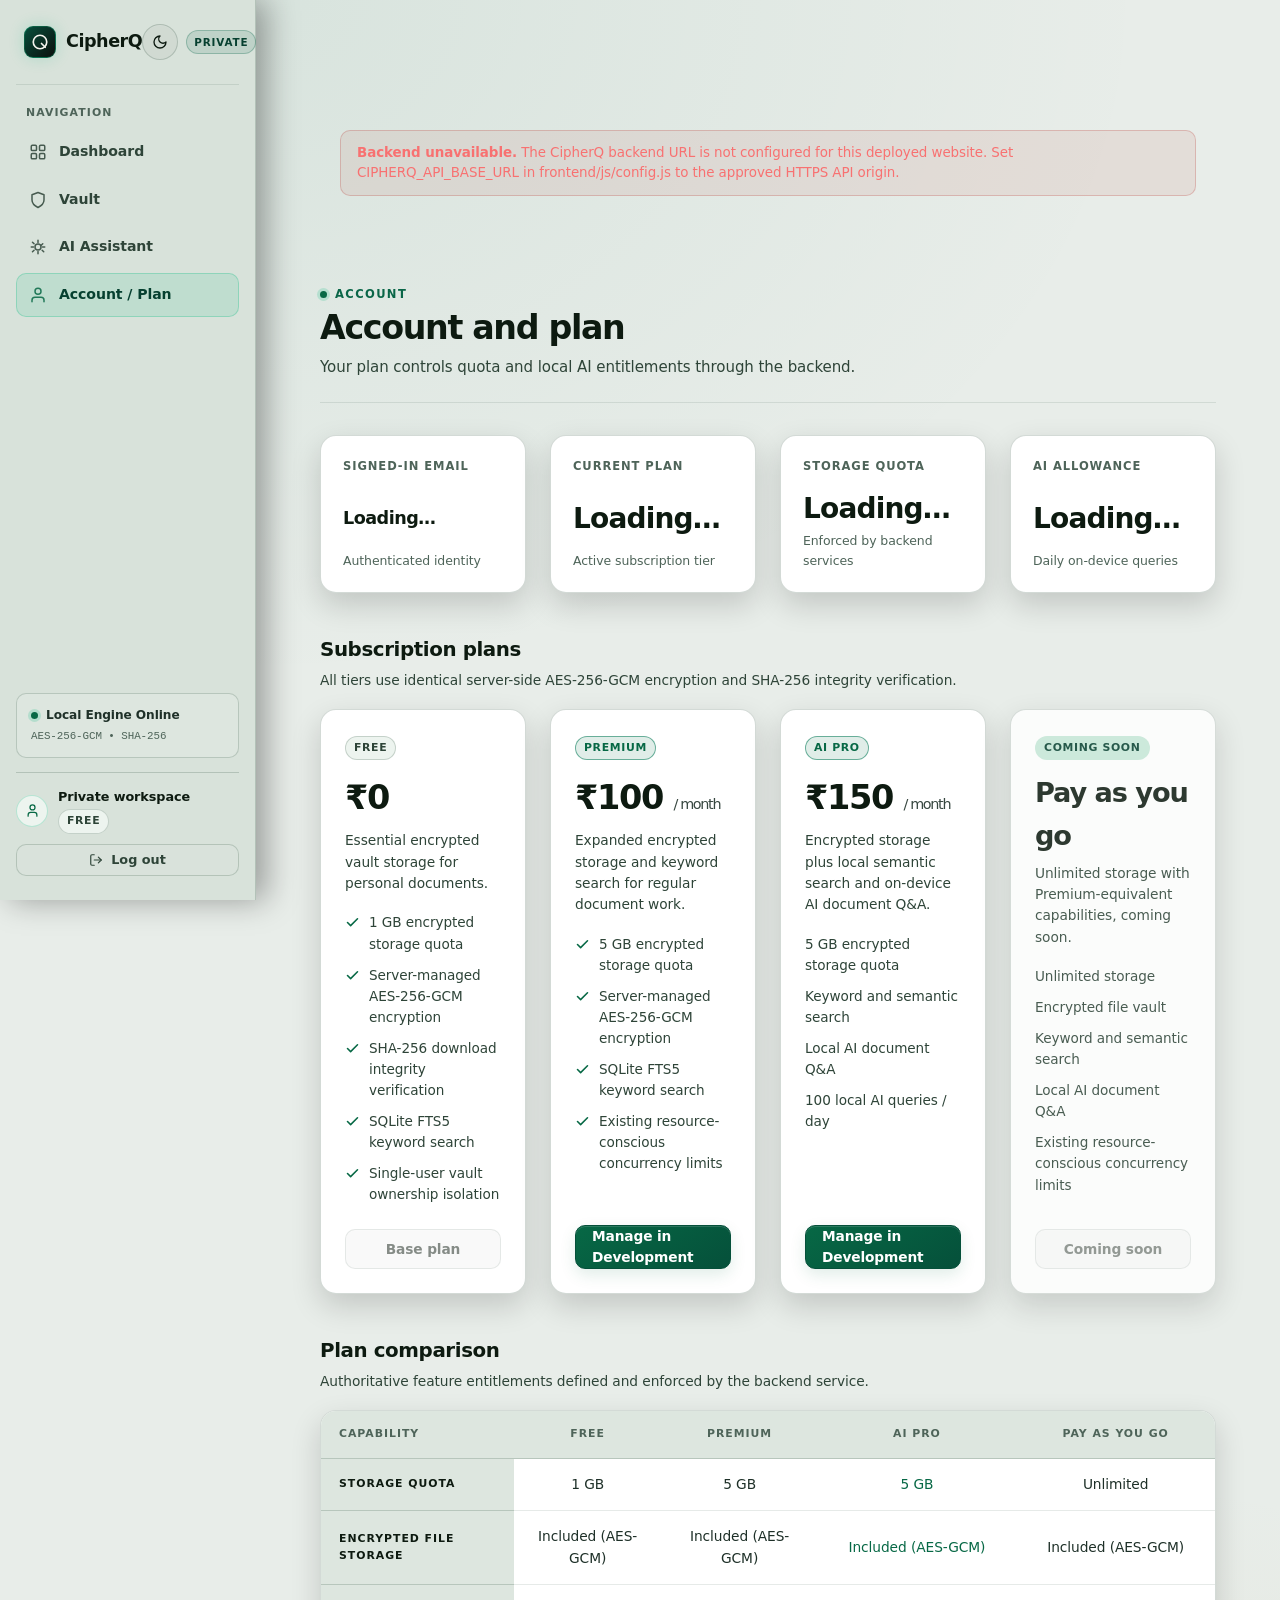
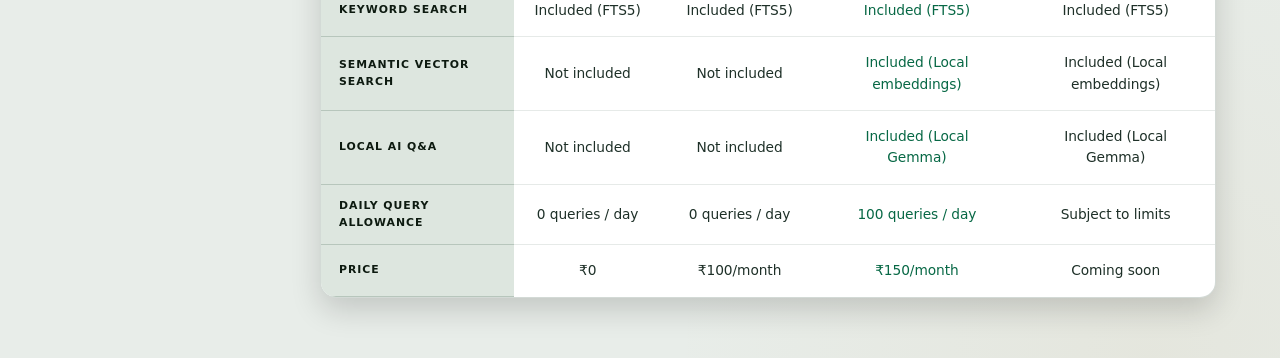
<file: frontend/account.html>
<!doctype html>
<html lang="en">
<head>
  <meta charset="utf-8">
  <meta name="viewport" content="width=device-width, initial-scale=1">
  <title>Account &amp; Plan — CipherQ</title>
  <script>
    (function() {
      var SUN_ICON = '<svg class="theme-icon theme-icon-sun" width="16" height="16" viewBox="0 0 24 24" fill="none" stroke="currentColor" stroke-width="2" stroke-linecap="round" stroke-linejoin="round" aria-hidden="true"><circle cx="12" cy="12" r="4"></circle><path d="M12 2v2"></path><path d="M12 20v2"></path><path d="m4.93 4.93 1.41 1.41"></path><path d="m17.66 17.66 1.41 1.41"></path><path d="M2 12h2"></path><path d="M20 12h2"></path><path d="m6.34 17.66-1.41 1.41"></path><path d="m19.07 4.93-1.41 1.41"></path></svg>';
      var MOON_ICON = '<svg class="theme-icon theme-icon-moon" width="16" height="16" viewBox="0 0 24 24" fill="none" stroke="currentColor" stroke-width="2" stroke-linecap="round" stroke-linejoin="round" aria-hidden="true"><path d="M12 3a6 6 0 0 0 9 9 9 9 0 1 1-9-9Z"></path></svg>';
      function getTheme() {
        try {
          var stored = localStorage.getItem('cipherq-theme');
          if (stored === 'dark' || stored === 'light') return stored;
        } catch (e) {}
        return (window.matchMedia && window.matchMedia('(prefers-color-scheme: dark)').matches) ? 'dark' : 'light';
      }
      function applyTheme(theme, persist) {
        var selected = theme === 'dark' ? 'dark' : 'light';
        document.documentElement.setAttribute('data-theme', selected);
        if (document.body) document.body.setAttribute('data-theme', selected);
        if (persist) {
          try { localStorage.setItem('cipherq-theme', selected); } catch (e) {}
        }
        var isDark = selected === 'dark';
        var label = isDark ? 'Switch to light mode' : 'Switch to dark mode';
        document.querySelectorAll('#theme-toggle').forEach(function(btn) {
          btn.setAttribute('aria-label', label);
          btn.setAttribute('title', label);
          btn.innerHTML = isDark ? SUN_ICON : MOON_ICON;
        });
      }
      window.__applyTheme = applyTheme;
      applyTheme(getTheme(), false);
      document.addEventListener('DOMContentLoaded', function() {
        applyTheme(getTheme(), false);
        document.querySelectorAll('#theme-toggle').forEach(function(btn) {
          btn.onclick = function() {
            var current = document.documentElement.getAttribute('data-theme') === 'dark' ? 'dark' : 'light';
            applyTheme(current === 'dark' ? 'light' : 'dark', true);
          };
        });
      });
      if (window.matchMedia) {
        window.matchMedia('(prefers-color-scheme: dark)').addEventListener('change', function(e) {
          try {
            if (!localStorage.getItem('cipherq-theme')) {
              applyTheme(e.matches ? 'dark' : 'light', false);
            }
          } catch (err) {}
        });
      }
    })();
  </script>
  <link rel="stylesheet" href="css/styles.css">
  <link rel="stylesheet" href="css/contrast-overrides.css">
</head>
<body class="workspace-body">
  <div class="sidebar-backdrop" id="sidebar-backdrop" aria-hidden="true"></div>

  <!-- Mobile Header -->
  <header class="workspace-mobile-header">
    <button class="mobile-toggle-btn" id="mobile-sidebar-toggle" aria-label="Toggle navigation menu">
      <svg width="20" height="20" viewBox="0 0 24 24" fill="none" stroke="currentColor" stroke-width="2" stroke-linecap="round" stroke-linejoin="round">
        <line x1="3" y1="12" x2="21" y2="12"></line>
        <line x1="3" y1="6" x2="21" y2="6"></line>
        <line x1="3" y1="18" x2="21" y2="18"></line>
      </svg>
    </button>
    <a class="brand" href="dashboard.html">
      <span class="brand-mark">
        <svg width="18" height="18" viewBox="0 0 24 24" fill="none" stroke="currentColor" stroke-width="2.2" stroke-linecap="round" stroke-linejoin="round">
          <circle cx="12" cy="12" r="9"></circle>
          <path d="m14 14 5 5"></path>
        </svg>
      </span>
      <span class="brand-name">CipherQ</span>
    </a>
    <span class="brand-tag">PRIVATE</span>
  </header>

  <div class="workspace">
    <!-- Authenticated Sidebar Navigation -->
    <aside class="workspace-sidebar" id="workspace-sidebar">
      <div class="sidebar-brand-wrap">
        <a class="brand" href="dashboard.html">
          <span class="brand-mark">
            <svg width="18" height="18" viewBox="0 0 24 24" fill="none" stroke="currentColor" stroke-width="2.2" stroke-linecap="round" stroke-linejoin="round">
              <circle cx="12" cy="12" r="9"></circle>
              <path d="m14 14 5 5"></path>
            </svg>
          </span>
          <span class="brand-name">CipherQ</span>
        </a>
        <div style="display:flex; align-items:center; gap:8px">
          <button id="theme-toggle" class="btn btn-outline btn-sm" aria-label="Toggle theme" title="Toggle theme" style="width:32px; height:32px; padding:0; border-radius:50%">
            <svg class="theme-icon" width="14" height="14" viewBox="0 0 24 24" fill="none" stroke="currentColor" stroke-width="2">
              <path d="M12 3a6 6 0 0 0 9 9 9 9 0 1 1-9-9Z"></path>
            </svg>
          </button>
          <span class="brand-tag">PRIVATE</span>
        </div>
      </div>

      <div class="sidebar-section-title">Navigation</div>
      <nav class="workspace-nav" aria-label="Workspace">
        <a class="nav-item" href="dashboard.html">
          <svg class="nav-icon" viewBox="0 0 24 24" fill="none" stroke="currentColor" stroke-width="2" stroke-linecap="round" stroke-linejoin="round">
            <rect x="3" y="3" width="7" height="7" rx="1.5"></rect>
            <rect x="14" y="3" width="7" height="7" rx="1.5"></rect>
            <rect x="14" y="14" width="7" height="7" rx="1.5"></rect>
            <rect x="3" y="14" width="7" height="7" rx="1.5"></rect>
          </svg>
          <span>Dashboard</span>
        </a>
        <a class="nav-item" href="files.html">
          <svg class="nav-icon" viewBox="0 0 24 24" fill="none" stroke="currentColor" stroke-width="2" stroke-linecap="round" stroke-linejoin="round">
            <path d="M12 22s8-4 8-10V5l-8-3-8 3v7c0 6 8 10 8 10z"></path>
          </svg>
          <span>Vault</span>
        </a>
        <a class="nav-item" href="ai-chat.html">
          <svg class="nav-icon" viewBox="0 0 24 24" fill="none" stroke="currentColor" stroke-width="2" stroke-linecap="round" stroke-linejoin="round">
            <path d="M12 3v3m6.364 1.636-2.121 2.121M21 12h-3m1.636 6.364-2.121-2.121M12 21v-3M4.636 18.364l2.121-2.121M3 12h3M4.636 5.636l2.121 2.121"></path>
            <circle cx="12" cy="12" r="4"></circle>
          </svg>
          <span>AI Assistant</span>
        </a>
        <a class="nav-item active" href="account.html" aria-current="page">
          <svg class="nav-icon" viewBox="0 0 24 24" fill="none" stroke="currentColor" stroke-width="2" stroke-linecap="round" stroke-linejoin="round">
            <path d="M20 21v-2a4 4 0 0 0-4-4H8a4 4 0 0 0-4 4v2"></path>
            <circle cx="12" cy="7" r="4"></circle>
          </svg>
          <span>Account / Plan</span>
        </a>
      </nav>

      <div class="sidebar-system-info">
        <div class="system-status-indicator">
          <span class="status-dot-pulse"></span>
          <span class="status-text">Local Engine Online</span>
        </div>
        <div class="system-crypto-tag">AES-256-GCM &bull; SHA-256</div>
      </div>

      <div class="workspace-account" id="sidebar-account-box">
        <div class="account-identity">
          <div class="account-avatar">
            <svg width="15" height="15" viewBox="0 0 24 24" fill="none" stroke="currentColor" stroke-width="2" stroke-linecap="round" stroke-linejoin="round">
              <path d="M19 21v-2a4 4 0 0 0-4-4H9a4 4 0 0 0-4 4v2"></path>
              <circle cx="12" cy="7" r="4"></circle>
            </svg>
          </div>
          <div class="account-meta">
            <span class="nav-user" id="user-display">Private workspace</span>
            <span class="badge badge-free" id="plan-badge">FREE</span>
          </div>
        </div>
        <button class="btn-logout-action" id="btn-nav-logout" type="button" title="Sign out of CipherQ">
          <svg width="14" height="14" viewBox="0 0 24 24" fill="none" stroke="currentColor" stroke-width="2" stroke-linecap="round" stroke-linejoin="round">
            <path d="M9 21H5a2 2 0 0 1-2-2V5a2 2 0 0 1 2-2h4"></path>
            <polyline points="16 17 21 12 16 7"></polyline>
            <line x1="21" y1="12" x2="9" y2="12"></line>
          </svg>
          <span>Log out</span>
        </button>
      </div>
    </aside>

    <!-- Main Workspace Content -->
    <main class="workspace-main">
      <header class="workspace-top">
        <div>
          <div class="eyebrow">
            <span class="status-dot-pulse"></span>
            <span>Account</span>
          </div>
          <h1>Account and plan</h1>
          <p>Your plan controls quota and local AI entitlements through the backend.</p>
        </div>
        <div class="nav-actions"></div>
      </header>

      <!-- Account Summary Cards -->
      <section class="grid grid-4" aria-label="Account details">
        <article class="card metric">
          <div class="metric-label">Signed-in email</div>
          <div class="metric-value" id="account-email" style="font-size:1.1rem;word-break:break-all">Loading…</div>
          <div class="metric-meta">Authenticated identity</div>
        </article>
        <article class="card metric">
          <div class="metric-label">Current plan</div>
          <div class="metric-value" id="account-plan">Loading…</div>
          <div class="metric-meta">Active subscription tier</div>
        </article>
        <article class="card metric">
          <div class="metric-label">Storage quota</div>
          <div class="metric-value" id="account-quota">Loading…</div>
          <div class="metric-meta" id="account-storage-meta">Enforced by backend services</div>
        </article>
        <article class="card metric">
          <div class="metric-label">AI allowance</div>
          <div class="metric-value" id="account-ai-limit">Loading…</div>
          <div class="metric-meta">Daily on-device queries</div>
        </article>
      </section>

      <!-- Three Plan Cards -->
      <section class="workspace-section">
        <div class="workspace-section-heading">
          <div>
            <h2>Subscription plans</h2>
            <span class="muted">All tiers use identical server-side AES-256-GCM encryption and SHA-256 integrity verification.</span>
          </div>
        </div>

        <div class="grid grid-4">
          <!-- Free Plan -->
          <article class="card plan-tier-card" id="card-plan-free">
            <div>
              <div class="plan-tier-header">
                <span class="badge badge-free">Free</span>
                <div class="plan-tier-price">₹0</div>
                <p class="muted">Essential encrypted vault storage for personal documents.</p>
              </div>
              <ul class="plan-feature-list">
                <li>
                  <svg width="15" height="15" viewBox="0 0 24 24" fill="none" stroke="currentColor" stroke-width="2.5" stroke-linecap="round" stroke-linejoin="round"><polyline points="20 6 9 17 4 12"></polyline></svg>
                  <span>1 GB encrypted storage quota</span>
                </li>
                <li>
                  <svg width="15" height="15" viewBox="0 0 24 24" fill="none" stroke="currentColor" stroke-width="2.5" stroke-linecap="round" stroke-linejoin="round"><polyline points="20 6 9 17 4 12"></polyline></svg>
                  <span>Server-managed AES-256-GCM encryption</span>
                </li>
                <li>
                  <svg width="15" height="15" viewBox="0 0 24 24" fill="none" stroke="currentColor" stroke-width="2.5" stroke-linecap="round" stroke-linejoin="round"><polyline points="20 6 9 17 4 12"></polyline></svg>
                  <span>SHA-256 download integrity verification</span>
                </li>
                <li>
                  <svg width="15" height="15" viewBox="0 0 24 24" fill="none" stroke="currentColor" stroke-width="2.5" stroke-linecap="round" stroke-linejoin="round"><polyline points="20 6 9 17 4 12"></polyline></svg>
                  <span>SQLite FTS5 keyword search</span>
                </li>
                <li>
                  <svg width="15" height="15" viewBox="0 0 24 24" fill="none" stroke="currentColor" stroke-width="2.5" stroke-linecap="round" stroke-linejoin="round"><polyline points="20 6 9 17 4 12"></polyline></svg>
                  <span>Single-user vault ownership isolation</span>
                </li>
              </ul>
            </div>
            <div id="plan-action-free">
              <button class="btn btn-outline" style="width:100%" disabled>Base plan</button>
            </div>
          </article>

          <!-- Premium Plan -->
          <article class="card plan-tier-card" id="card-plan-private-vault">
            <div>
              <div class="plan-tier-header">
                <span class="badge badge-premium">Premium</span>
                <div class="plan-tier-price">₹100 <span class="muted" style="font-size:0.9rem;font-weight:500">/ month</span></div>
                <p class="muted">Expanded encrypted storage and keyword search for regular document work.</p>
              </div>
              <ul class="plan-feature-list">
                <li>
                  <svg width="15" height="15" viewBox="0 0 24 24" fill="none" stroke="currentColor" stroke-width="2.5" stroke-linecap="round" stroke-linejoin="round"><polyline points="20 6 9 17 4 12"></polyline></svg>
                  <span>5 GB encrypted storage quota</span>
                </li>
                <li>
                  <svg width="15" height="15" viewBox="0 0 24 24" fill="none" stroke="currentColor" stroke-width="2.5" stroke-linecap="round" stroke-linejoin="round"><polyline points="20 6 9 17 4 12"></polyline></svg>
                  <span>Server-managed AES-256-GCM encryption</span>
                </li>
                <li>
                  <svg width="15" height="15" viewBox="0 0 24 24" fill="none" stroke="currentColor" stroke-width="2.5" stroke-linecap="round" stroke-linejoin="round"><polyline points="20 6 9 17 4 12"></polyline></svg>
                  <span>SQLite FTS5 keyword search</span>
                </li>
                <li>
                  <svg width="15" height="15" viewBox="0 0 24 24" fill="none" stroke="currentColor" stroke-width="2.5" stroke-linecap="round" stroke-linejoin="round"><polyline points="20 6 9 17 4 12"></polyline></svg>
                  <span>Existing resource-conscious concurrency limits</span>
                </li>
              </ul>
            </div>
            <div id="plan-action-private-vault">
              <a href="#dev-plan-switch" class="btn btn-primary" style="width:100%">Manage in Development</a>
            </div>
          </article>

          <!-- AI Pro Plan -->
          <article class="card plan-tier-card" id="card-plan-vault-ai">
            <div>
              <div class="plan-tier-header">
                <span class="badge badge-premium">AI Pro</span>
                <div class="plan-tier-price">₹150 <span class="muted" style="font-size:0.9rem;font-weight:500">/ month</span></div>
                <p class="muted">Encrypted storage plus local semantic search and on-device AI document Q&amp;A.</p>
              </div>
              <ul class="plan-feature-list">
                <li><span>5 GB encrypted storage quota</span></li>
                <li><span>Keyword and semantic search</span></li>
                <li><span>Local AI document Q&amp;A</span></li>
                <li><span>100 local AI queries / day</span></li>
              </ul>
            </div>
            <div id="plan-action-vault-ai">
              <a href="#dev-plan-switch" class="btn btn-primary" style="width:100%">Manage in Development</a>
            </div>
          </article>

          <!-- Pay-as-you-go Plan -->
          <article class="card plan-tier-card" id="card-plan-payg" style="opacity:0.85">
            <div>
              <div class="plan-tier-header">
                <span class="badge">Coming soon</span>
                <div class="plan-tier-price" style="font-size:1.7rem">Pay as you go</div>
                <p class="muted">Unlimited storage with Premium-equivalent capabilities, coming soon.</p>
              </div>
              <ul class="plan-feature-list">
                <li><span>Unlimited storage</span></li>
                <li><span>Encrypted file vault</span></li>
                <li><span>Keyword and semantic search</span></li>
                <li><span>Local AI document Q&amp;A</span></li>
                <li><span>Existing resource-conscious concurrency limits</span></li>
              </ul>
            </div>
            <div>
              <button class="btn btn-outline" style="width:100%" disabled>Coming soon</button>
            </div>
          </article>

        </div>
      </section>

      <!-- Feature Comparison Table -->
      <section class="workspace-section">
        <div class="workspace-section-heading">
          <div>
            <h2>Plan comparison</h2>
            <span class="muted">Authoritative feature entitlements defined and enforced by the backend service.</span>
          </div>
        </div>

        <div class="table-wrap">
          <table>
            <thead>
              <tr>
                <th scope="col">Capability</th>
                <th scope="col" style="text-align:center">Free</th>
                <th scope="col" style="text-align:center">Premium</th>
                <th scope="col" style="text-align:center">AI Pro</th>
                <th scope="col" style="text-align:center">Pay as you go</th>
              </tr>
            </thead>
            <tbody>
              <tr>
                <th scope="row" style="color:var(--cq-text);font-weight:600">Storage quota</th>
                <td style="text-align:center">1 GB</td>
                <td style="text-align:center">5 GB</td>
                <td style="text-align:center;color:var(--cq-emerald)">5 GB</td>
                <td style="text-align:center">Unlimited</td>
              </tr>
              <tr>
                <th scope="row" style="color:var(--cq-text);font-weight:600">Encrypted file storage</th>
                <td style="text-align:center">Included (AES-GCM)</td>
                <td style="text-align:center">Included (AES-GCM)</td>
                <td style="text-align:center;color:var(--cq-emerald)">Included (AES-GCM)</td>
                <td style="text-align:center">Included (AES-GCM)</td>
              </tr>
              <tr>
                <th scope="row" style="color:var(--cq-text);font-weight:600">Keyword search</th>
                <td style="text-align:center">Included (FTS5)</td>
                <td style="text-align:center">Included (FTS5)</td>
                <td style="text-align:center;color:var(--cq-emerald)">Included (FTS5)</td>
                <td style="text-align:center">Included (FTS5)</td>
              </tr>
              <tr>
                <th scope="row" style="color:var(--cq-text);font-weight:600">Semantic vector search</th>
                <td style="text-align:center" class="muted">Not included</td>
                <td style="text-align:center" class="muted">Not included</td>
                <td style="text-align:center;color:var(--cq-emerald)">Included (Local embeddings)</td>
                <td style="text-align:center">Included (Local embeddings)</td>
              </tr>
              <tr>
                <th scope="row" style="color:var(--cq-text);font-weight:600">Local AI Q&amp;A</th>
                <td style="text-align:center" class="muted">Not included</td>
                <td style="text-align:center" class="muted">Not included</td>
                <td style="text-align:center;color:var(--cq-emerald)">Included (Local Gemma)</td>
                <td style="text-align:center">Included (Local Gemma)</td>
              </tr>
              <tr>
                <th scope="row" style="color:var(--cq-text);font-weight:600">Daily query allowance</th>
                <td style="text-align:center" class="muted">0 queries / day</td>
                <td style="text-align:center" class="muted">0 queries / day</td>
                <td style="text-align:center;color:var(--cq-emerald)">100 queries / day</td>
                <td style="text-align:center">Subject to limits</td>
              </tr>
              <tr>
                <th scope="row" style="color:var(--cq-text);font-weight:600">Price</th>
                <td style="text-align:center">₹0</td>
                <td style="text-align:center">₹100/month</td>
                <td style="text-align:center;color:var(--cq-emerald)">₹150/month</td>
                <td style="text-align:center">Coming soon</td>
              </tr>
            </tbody>
          </table>
        </div>
      </section>

      <!-- Development Plan Management Workflow (disabled for public deployment) -->
      <template id="dev-plan-switch-disabled">
      <section class="workspace-section card" id="dev-plan-switch">
        <div style="display:flex;align-items:flex-start;gap:14px">
          <div style="width:36px;height:36px;border-radius:8px;background:rgba(245,158,11,0.12);border:1px solid rgba(245,158,11,0.25);display:grid;place-items:center;color:var(--cq-warning);flex-shrink:0">
            <svg width="18" height="18" viewBox="0 0 24 24" fill="none" stroke="currentColor" stroke-width="2" stroke-linecap="round" stroke-linejoin="round">
              <path d="M12 22s8-4 8-10V5l-8-3-8 3v7c0 6 8 10 8 10z"></path>
            </svg>
          </div>
          <div>
            <h2>Development plan management</h2>
            <p class="muted" style="margin:6px 0 16px">
              This local prototype uses the existing authenticated admin-token control. It is strictly for development and testing; it is not a payment flow. Administrative credentials and secrets are never exposed in the interface.
            </p>
            <div id="plan-change-alert" style="display:none;margin-bottom:14px"></div>
            <button id="btn-toggle-plan" class="btn btn-outline">Loading…</button>
          </div>
        </div>
      </section>
      </template>
    </main>
  </div>

  <script src="js/config.js"></script>
  <script type="module" src="js/app.js"></script>
</body>
</html>
</file>
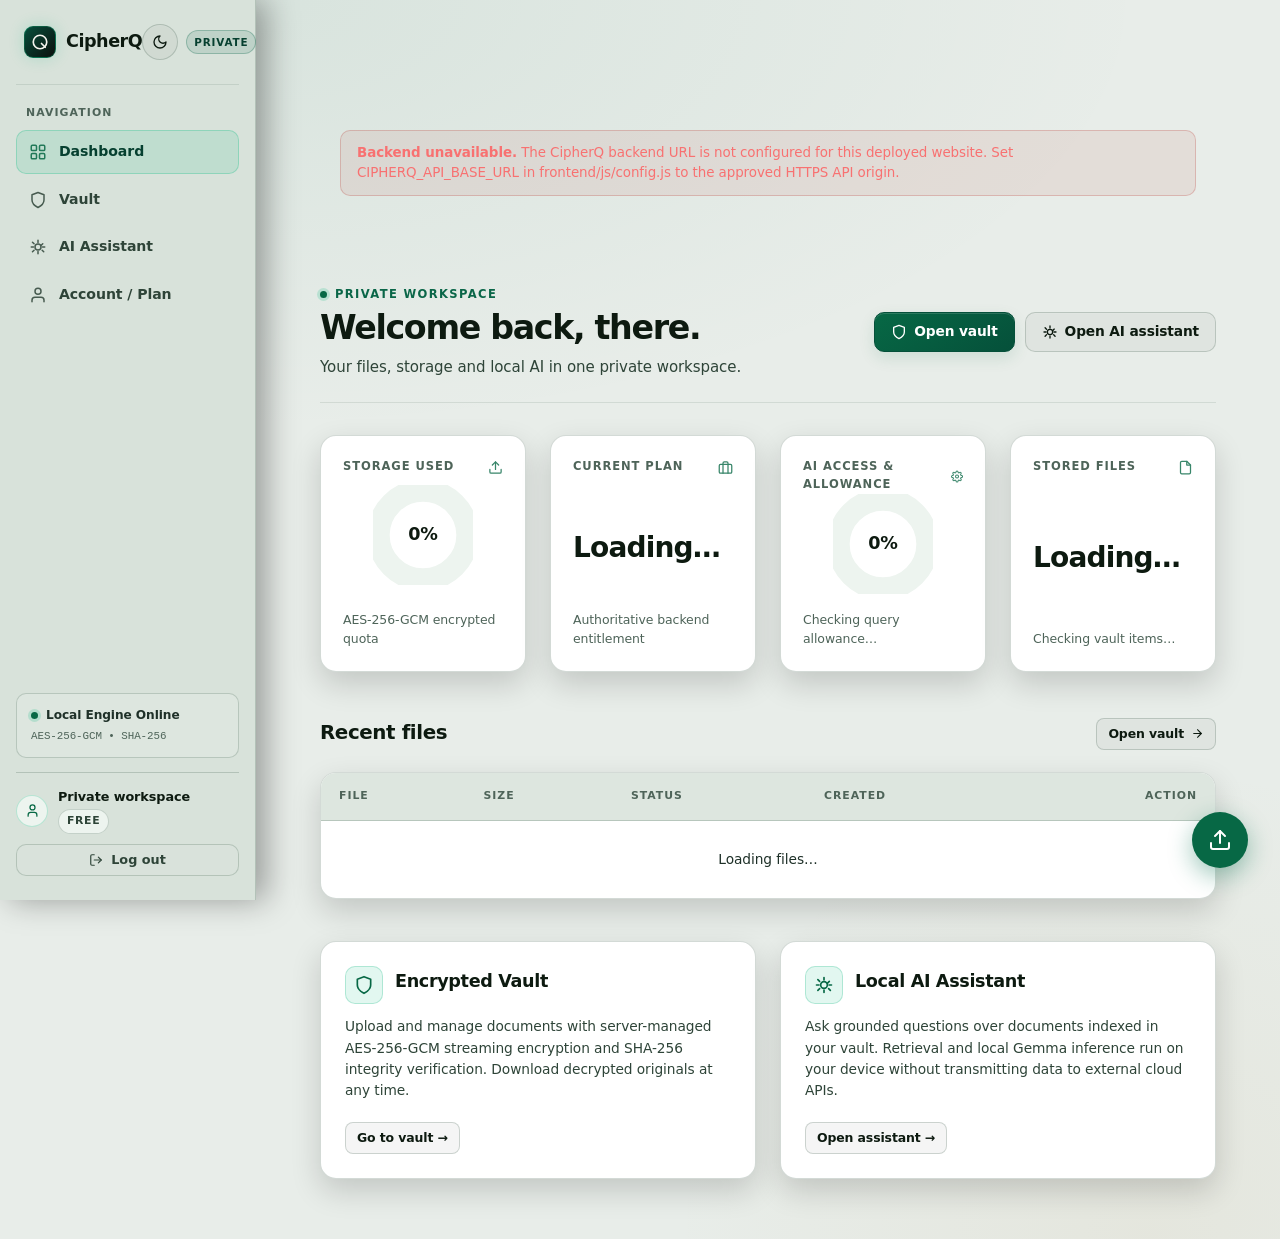
<file: frontend/dashboard.html>
<!doctype html>
<html lang="en">
<head>
  <meta charset="utf-8">
  <meta name="viewport" content="width=device-width, initial-scale=1">
  <title>Dashboard — CipherQ</title>
  <script>
    (function() {
      var SUN_ICON = '<svg class="theme-icon theme-icon-sun" width="16" height="16" viewBox="0 0 24 24" fill="none" stroke="currentColor" stroke-width="2" stroke-linecap="round" stroke-linejoin="round" aria-hidden="true"><circle cx="12" cy="12" r="4"></circle><path d="M12 2v2"></path><path d="M12 20v2"></path><path d="m4.93 4.93 1.41 1.41"></path><path d="m17.66 17.66 1.41 1.41"></path><path d="M2 12h2"></path><path d="M20 12h2"></path><path d="m6.34 17.66-1.41 1.41"></path><path d="m19.07 4.93-1.41 1.41"></path></svg>';
      var MOON_ICON = '<svg class="theme-icon theme-icon-moon" width="16" height="16" viewBox="0 0 24 24" fill="none" stroke="currentColor" stroke-width="2" stroke-linecap="round" stroke-linejoin="round" aria-hidden="true"><path d="M12 3a6 6 0 0 0 9 9 9 9 0 1 1-9-9Z"></path></svg>';
      function getTheme() {
        try {
          var stored = localStorage.getItem('cipherq-theme');
          if (stored === 'dark' || stored === 'light') return stored;
        } catch (e) {}
        return (window.matchMedia && window.matchMedia('(prefers-color-scheme: dark)').matches) ? 'dark' : 'light';
      }
      function applyTheme(theme, persist) {
        var selected = theme === 'dark' ? 'dark' : 'light';
        document.documentElement.setAttribute('data-theme', selected);
        if (document.body) document.body.setAttribute('data-theme', selected);
        if (persist) {
          try { localStorage.setItem('cipherq-theme', selected); } catch (e) {}
        }
        var isDark = selected === 'dark';
        var label = isDark ? 'Switch to light mode' : 'Switch to dark mode';
        document.querySelectorAll('#theme-toggle').forEach(function(btn) {
          btn.setAttribute('aria-label', label);
          btn.setAttribute('title', label);
          btn.innerHTML = isDark ? SUN_ICON : MOON_ICON;
        });
      }
      window.__applyTheme = applyTheme;
      applyTheme(getTheme(), false);
      document.addEventListener('DOMContentLoaded', function() {
        applyTheme(getTheme(), false);
        document.querySelectorAll('#theme-toggle').forEach(function(btn) {
          btn.onclick = function() {
            var current = document.documentElement.getAttribute('data-theme') === 'dark' ? 'dark' : 'light';
            applyTheme(current === 'dark' ? 'light' : 'dark', true);
          };
        });
      });
      if (window.matchMedia) {
        window.matchMedia('(prefers-color-scheme: dark)').addEventListener('change', function(e) {
          try {
            if (!localStorage.getItem('cipherq-theme')) {
              applyTheme(e.matches ? 'dark' : 'light', false);
            }
          } catch (err) {}
        });
      }
    })();
  </script>
  <link rel="stylesheet" href="css/styles.css">
  <link rel="stylesheet" href="css/contrast-overrides.css">
</head>
<body class="workspace-body">
  <div class="sidebar-backdrop" id="sidebar-backdrop" aria-hidden="true"></div>

  <!-- Mobile Header -->
  <header class="workspace-mobile-header">
    <button class="mobile-toggle-btn" id="mobile-sidebar-toggle" aria-label="Toggle navigation menu">
      <svg width="20" height="20" viewBox="0 0 24 24" fill="none" stroke="currentColor" stroke-width="2" stroke-linecap="round" stroke-linejoin="round">
        <line x1="3" y1="12" x2="21" y2="12"></line>
        <line x1="3" y1="6" x2="21" y2="6"></line>
        <line x1="3" y1="18" x2="21" y2="18"></line>
      </svg>
    </button>
    <a class="brand" href="dashboard.html">
      <span class="brand-mark">
        <svg width="18" height="18" viewBox="0 0 24 24" fill="none" stroke="currentColor" stroke-width="2.2" stroke-linecap="round" stroke-linejoin="round">
          <circle cx="12" cy="12" r="9"></circle>
          <path d="m14 14 5 5"></path>
        </svg>
      </span>
      <span class="brand-name">CipherQ</span>
    </a>
    <span class="brand-tag">PRIVATE</span>
  </header>

  <div class="workspace">
    <!-- Authenticated Sidebar Navigation -->
    <aside class="workspace-sidebar" id="workspace-sidebar">
      <div class="sidebar-brand-wrap">
        <a class="brand" href="dashboard.html">
          <span class="brand-mark">
            <svg width="18" height="18" viewBox="0 0 24 24" fill="none" stroke="currentColor" stroke-width="2.2" stroke-linecap="round" stroke-linejoin="round">
              <circle cx="12" cy="12" r="9"></circle>
              <path d="m14 14 5 5"></path>
            </svg>
          </span>
          <span class="brand-name">CipherQ</span>
        </a>
        <div style="display:flex; align-items:center; gap:8px">
          <button id="theme-toggle" class="btn btn-outline btn-sm" aria-label="Toggle theme" title="Toggle theme" style="width:32px; height:32px; padding:0; border-radius:50%">
            <svg class="theme-icon" width="14" height="14" viewBox="0 0 24 24" fill="none" stroke="currentColor" stroke-width="2">
              <path d="M12 3a6 6 0 0 0 9 9 9 9 0 1 1-9-9Z"></path>
            </svg>
          </button>
          <span class="brand-tag">PRIVATE</span>
        </div>
      </div>

      <div class="sidebar-section-title">Navigation</div>
      <nav class="workspace-nav" aria-label="Workspace">
        <a class="nav-item active" href="dashboard.html" aria-current="page">
          <svg class="nav-icon" viewBox="0 0 24 24" fill="none" stroke="currentColor" stroke-width="2" stroke-linecap="round" stroke-linejoin="round">
            <rect x="3" y="3" width="7" height="7" rx="1.5"></rect>
            <rect x="14" y="3" width="7" height="7" rx="1.5"></rect>
            <rect x="14" y="14" width="7" height="7" rx="1.5"></rect>
            <rect x="3" y="14" width="7" height="7" rx="1.5"></rect>
          </svg>
          <span>Dashboard</span>
        </a>
        <a class="nav-item" href="files.html">
          <svg class="nav-icon" viewBox="0 0 24 24" fill="none" stroke="currentColor" stroke-width="2" stroke-linecap="round" stroke-linejoin="round">
            <path d="M12 22s8-4 8-10V5l-8-3-8 3v7c0 6 8 10 8 10z"></path>
          </svg>
          <span>Vault</span>
        </a>
        <a class="nav-item" href="ai-chat.html">
          <svg class="nav-icon" viewBox="0 0 24 24" fill="none" stroke="currentColor" stroke-width="2" stroke-linecap="round" stroke-linejoin="round">
            <path d="M12 3v3m6.364 1.636-2.121 2.121M21 12h-3m1.636 6.364-2.121-2.121M12 21v-3M4.636 18.364l2.121-2.121M3 12h3M4.636 5.636l2.121 2.121"></path>
            <circle cx="12" cy="12" r="4"></circle>
          </svg>
          <span>AI Assistant</span>
        </a>
        <a class="nav-item" href="account.html">
          <svg class="nav-icon" viewBox="0 0 24 24" fill="none" stroke="currentColor" stroke-width="2" stroke-linecap="round" stroke-linejoin="round">
            <path d="M20 21v-2a4 4 0 0 0-4-4H8a4 4 0 0 0-4 4v2"></path>
            <circle cx="12" cy="7" r="4"></circle>
          </svg>
          <span>Account / Plan</span>
        </a>
      </nav>

      <div class="sidebar-system-info">
        <div class="system-status-indicator">
          <span class="status-dot-pulse"></span>
          <span class="status-text">Local Engine Online</span>
        </div>
        <div class="system-crypto-tag">AES-256-GCM &bull; SHA-256</div>
      </div>

      <div class="workspace-account" id="sidebar-account-box">
        <div class="account-identity">
          <div class="account-avatar">
            <svg width="15" height="15" viewBox="0 0 24 24" fill="none" stroke="currentColor" stroke-width="2" stroke-linecap="round" stroke-linejoin="round">
              <path d="M19 21v-2a4 4 0 0 0-4-4H9a4 4 0 0 0-4 4v2"></path>
              <circle cx="12" cy="7" r="4"></circle>
            </svg>
          </div>
          <div class="account-meta">
            <span class="nav-user" id="user-display">Private workspace</span>
            <span class="badge badge-free" id="plan-badge">FREE</span>
          </div>
        </div>
        <button class="btn-logout-action" id="btn-nav-logout" type="button" title="Sign out of CipherQ">
          <svg width="14" height="14" viewBox="0 0 24 24" fill="none" stroke="currentColor" stroke-width="2" stroke-linecap="round" stroke-linejoin="round">
            <path d="M9 21H5a2 2 0 0 1-2-2V5a2 2 0 0 1 2-2h4"></path>
            <polyline points="16 17 21 12 16 7"></polyline>
            <line x1="21" y1="12" x2="9" y2="12"></line>
          </svg>
          <span>Log out</span>
        </button>
      </div>
    </aside>

    <!-- Main Workspace Content -->
    <main class="workspace-main">
      <header class="workspace-top">
        <div>
          <div class="eyebrow">
            <span class="status-dot-pulse"></span>
            <span>Private Workspace</span>
          </div>
          <h1>Welcome back, <span id="user-badge">there</span>.</h1>
          <p>Your files, storage and local AI in one private workspace.</p>
        </div>
        <div class="nav-actions">
          <a class="btn btn-primary" href="files.html">
            <svg width="16" height="16" viewBox="0 0 24 24" fill="none" stroke="currentColor" stroke-width="2" stroke-linecap="round" stroke-linejoin="round">
              <path d="M12 22s8-4 8-10V5l-8-3-8 3v7c0 6 8 10 8 10z"></path>
            </svg>
            <span>Open vault</span>
          </a>
          <a class="btn btn-outline" href="ai-chat.html">
            <svg width="16" height="16" viewBox="0 0 24 24" fill="none" stroke="currentColor" stroke-width="2" stroke-linecap="round" stroke-linejoin="round">
              <path d="M12 3v3m6.364 1.636-2.121 2.121M21 12h-3m1.636 6.364-2.121-2.121M12 21v-3M4.636 18.364l2.121-2.121M3 12h3M4.636 5.636l2.121 2.121"></path>
              <circle cx="12" cy="12" r="4"></circle>
            </svg>
            <span>Open AI assistant</span>
          </a>
        </div>
      </header>

      <!-- Summary Metrics Grid (4 Real Backend Metric Cards) -->
      <section class="grid grid-4" aria-label="Workspace Summary">
        <!-- Storage Card -->
        <article class="card metric">
          <div class="metric-label">
            <span>Storage used</span>
            <svg width="15" height="15" viewBox="0 0 24 24" fill="none" stroke="currentColor" stroke-width="2" stroke-linecap="round" stroke-linejoin="round">
              <path d="M21 15v4a2 2 0 0 1-2 2H5a2 2 0 0 1-2-2v-4"></path>
              <polyline points="17 8 12 3 7 8"></polyline>
              <line x1="12" y1="3" x2="12" y2="15"></line>
            </svg>
          </div>
          <div class="metric-gauge-container">
            <svg class="metric-gauge-svg" viewBox="0 0 36 36">
              <circle class="metric-gauge-track" cx="18" cy="18" r="16"></circle>
              <circle id="storage-gauge-fill" class="metric-gauge-fill" cx="18" cy="18" r="16" stroke-dasharray="100.5" stroke-dashoffset="100.5"></circle>
            </svg>
            <div class="metric-gauge-text" id="storage-text">0%</div>
          </div>
          <div class="metric-meta" id="storage-detail">AES-256-GCM encrypted quota</div>
        </article>

        <!-- Subscription Plan Card -->
        <article class="card metric">
          <div class="metric-label">
            <span>Current plan</span>
            <svg width="15" height="15" viewBox="0 0 24 24" fill="none" stroke="currentColor" stroke-width="2" stroke-linecap="round" stroke-linejoin="round">
              <rect x="2" y="7" width="20" height="14" rx="2" ry="2"></rect>
              <path d="M16 21V5a2 2 0 0 0-2-2h-4a2 2 0 0 0-2 2v16"></path>
            </svg>
          </div>
          <div class="metric-value" id="dashboard-plan">Loading…</div>
          <div class="metric-meta">Authoritative backend entitlement</div>
        </article>

        <!-- AI Capability Card -->
        <article class="card metric">
          <div class="metric-label">
            <span>AI access &amp; allowance</span>
            <svg width="15" height="15" viewBox="0 0 24 24" fill="none" stroke="currentColor" stroke-width="2" stroke-linecap="round" stroke-linejoin="round">
              <circle cx="12" cy="12" r="3"></circle>
              <path d="M19.4 15a1.65 1.65 0 0 0 .33 1.82l.06.06a2 2 0 0 1 0 2.83 2 2 0 0 1-2.83 0l-.06-.06a1.65 1.65 0 0 0-1.82-.33 1.65 1.65 0 0 0-1 1.51V21a2 2 0 0 1-2 2 2 2 0 0 1-2-2v-.09A1.65 1.65 0 0 0 9 19.4a1.65 1.65 0 0 0-1.82.33l-.06.06a2 2 0 0 1-2.83 0 2 2 0 0 1 0-2.83l.06-.06a1.65 1.65 0 0 0 .33-1.82 1.65 1.65 0 0 0-1.51-1H3a2 2 0 0 1-2-2 2 2 0 0 1 2-2h.09A1.65 1.65 0 0 0 4.6 9a1.65 1.65 0 0 0-.33-1.82l-.06-.06a2 2 0 0 1 0-2.83 2 2 0 0 1 2.83 0l.06.06a1.65 1.65 0 0 0 1.82.33H9a1.65 1.65 0 0 0 1-1.51V3a2 2 0 0 1 2-2 2 2 0 0 1 2 2v.09a1.65 1.65 0 0 0 1 1.51 1.65 1.65 0 0 0 1.82-.33l.06-.06a2 2 0 0 1 2.83 0 2 2 0 0 1 0 2.83l-.06.06a1.65 1.65 0 0 0-.33 1.82V9a1.65 1.65 0 0 0 1.51 1H21a2 2 0 0 1 2 2 2 2 0 0 1-2 2h-.09a1.65 1.65 0 0 0-1.51 1z"></path>
            </svg>
          </div>
          <div class="metric-gauge-container">
            <svg class="metric-gauge-svg" viewBox="0 0 36 36">
              <circle class="metric-gauge-track" cx="18" cy="18" r="16"></circle>
              <circle id="ai-gauge-fill" class="metric-gauge-fill" cx="18" cy="18" r="16" stroke-dasharray="100.5" stroke-dashoffset="100.5"></circle>
            </svg>
            <div class="metric-gauge-text" id="ai-status-text">0%</div>
          </div>
          <div class="metric-meta" id="ai-allowance-meta">Checking query allowance…</div>
        </article>

        <!-- Stored Files Count Card -->
        <article class="card metric">
          <div class="metric-label">
            <span>Stored files</span>
            <svg width="15" height="15" viewBox="0 0 24 24" fill="none" stroke="currentColor" stroke-width="2" stroke-linecap="round" stroke-linejoin="round">
              <path d="M14 2H6a2 2 0 0 0-2 2v16a2 2 0 0 0 2 2h12a2 2 0 0 0 2-2V8z"></path>
              <polyline points="14 2 14 8 20 8"></polyline>
            </svg>
          </div>
          <div class="metric-value" id="dashboard-file-count">Loading…</div>
          <div class="metric-meta" id="dashboard-indexed-count">Checking vault items…</div>
        </article>
      </section>

      <!-- Recent Files Table -->
      <section class="workspace-section">
        <div class="workspace-section-heading">
          <h2>Recent files</h2>
          <a class="btn btn-outline btn-sm" href="files.html">
            <span>Open vault</span>
            <svg width="13" height="13" viewBox="0 0 24 24" fill="none" stroke="currentColor" stroke-width="2" stroke-linecap="round" stroke-linejoin="round">
              <line x1="5" y1="12" x2="19" y2="12"></line>
              <polyline points="12 5 19 12 12 19"></polyline>
            </svg>
          </a>
        </div>
        <div class="table-wrap">
          <table id="recent-files-table">
            <thead>
              <tr>
                <th scope="col">File</th>
                <th scope="col">Size</th>
                <th scope="col">Status</th>
                <th scope="col">Created</th>
                <th scope="col" style="text-align:right">Action</th>
              </tr>
            </thead>
            <tbody id="recent-files">
              <tr>
                <td colspan="5" class="muted" style="text-align:center;padding:28px">Loading files…</td>
              </tr>
            </tbody>
          </table>
        </div>
      </section>

      <button class="fab-upload" id="fab-upload" title="Upload new file">
        <svg width="24" height="24" viewBox="0 0 24 24" fill="none" stroke="currentColor" stroke-width="2" stroke-linecap="round" stroke-linejoin="round">
          <path d="M21 15v4a2 2 0 0 1-2 2H5a2 2 0 0 1-2-2v-4"></path>
          <polyline points="17 8 12 3 7 8"></polyline>
          <line x1="12" y1="3" x2="12" y2="15"></line>
        </svg>
      </button>

      <!-- Feature Highlight Cards -->
      <section class="workspace-section grid grid-2">
        <article class="card feature-link-card">
          <div>
            <div class="feature-card-header">
              <div class="feature-icon-badge">
                <svg width="20" height="20" viewBox="0 0 24 24" fill="none" stroke="currentColor" stroke-width="2" stroke-linecap="round" stroke-linejoin="round">
                  <path d="M12 22s8-4 8-10V5l-8-3-8 3v7c0 6 8 10 8 10z"></path>
                </svg>
              </div>
              <h3>Encrypted Vault</h3>
            </div>
            <p>Upload and manage documents with server-managed AES-256-GCM streaming encryption and SHA-256 integrity verification. Download decrypted originals at any time.</p>
          </div>
          <div style="margin-top:20px">
            <a class="btn btn-outline btn-sm" href="files.html">Go to vault &rarr;</a>
          </div>
        </article>

        <article class="card feature-link-card">
          <div>
            <div class="feature-card-header">
              <div class="feature-icon-badge">
                <svg width="20" height="20" viewBox="0 0 24 24" fill="none" stroke="currentColor" stroke-width="2" stroke-linecap="round" stroke-linejoin="round">
                  <path d="M12 3v3m6.364 1.636-2.121 2.121M21 12h-3m1.636 6.364-2.121-2.121M12 21v-3M4.636 18.364l2.121-2.121M3 12h3M4.636 5.636l2.121 2.121"></path>
                  <circle cx="12" cy="12" r="4"></circle>
                </svg>
              </div>
              <h3>Local AI Assistant</h3>
            </div>
            <p>Ask grounded questions over documents indexed in your vault. Retrieval and local Gemma inference run on your device without transmitting data to external cloud APIs.</p>
          </div>
          <div style="margin-top:20px">
            <a class="btn btn-outline btn-sm" href="ai-chat.html">Open assistant &rarr;</a>
          </div>
        </article>
      </section>
    </main>
  </div>

  <script src="js/config.js"></script>
  <script type="module" src="js/app.js"></script>
</body>
</html>
</file>
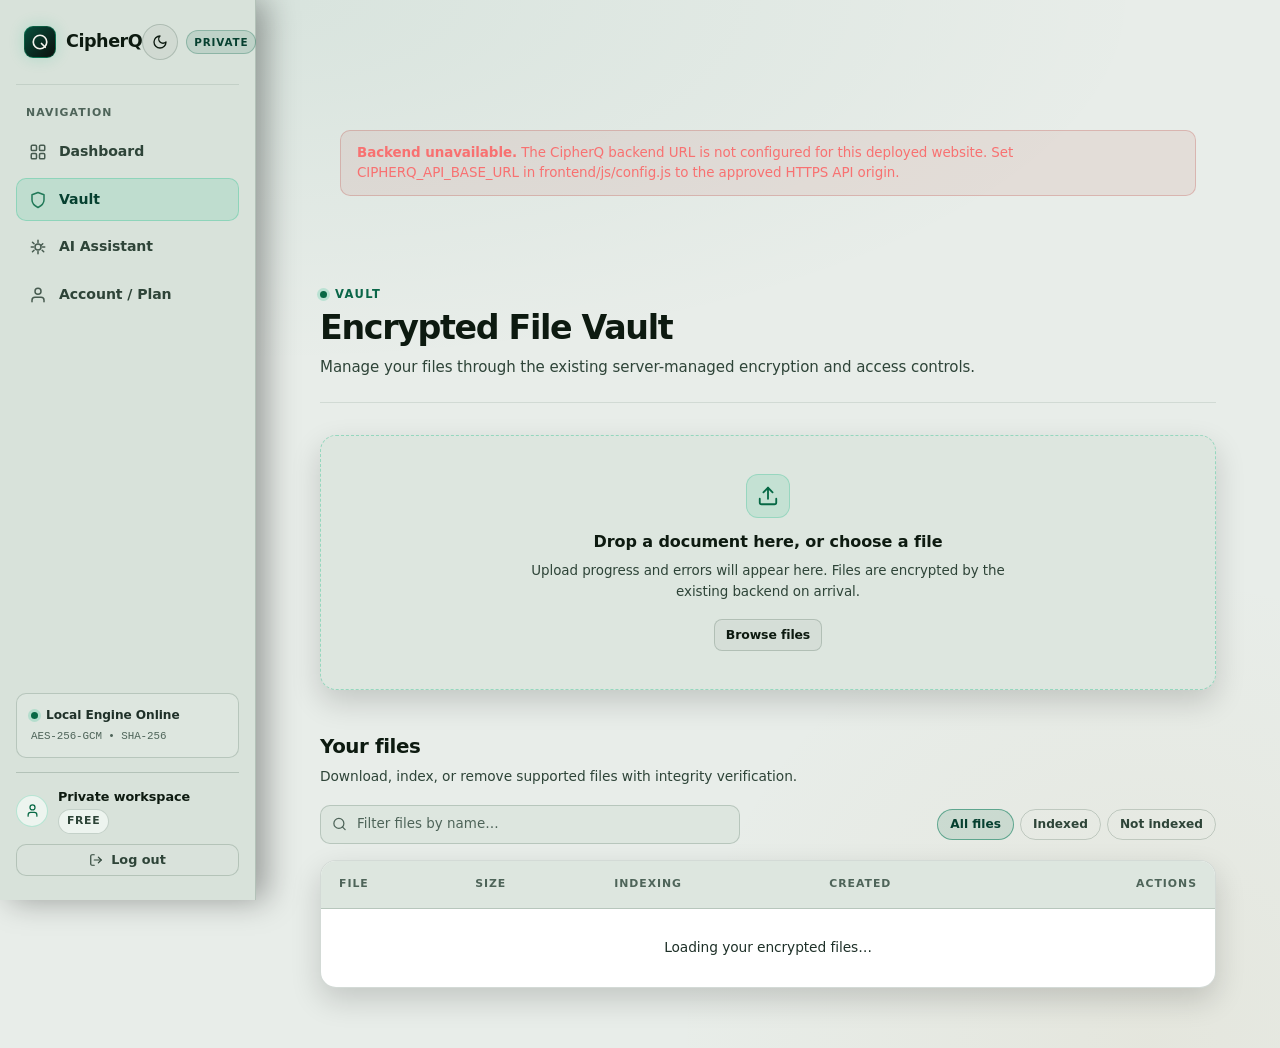
<file: frontend/files.html>
<!doctype html>
<html lang="en">
<head>
  <meta charset="utf-8">
  <meta name="viewport" content="width=device-width, initial-scale=1">
  <title>Vault — CipherQ</title>
  <script>
    (function() {
      var SUN_ICON = '<svg class="theme-icon theme-icon-sun" width="16" height="16" viewBox="0 0 24 24" fill="none" stroke="currentColor" stroke-width="2" stroke-linecap="round" stroke-linejoin="round" aria-hidden="true"><circle cx="12" cy="12" r="4"></circle><path d="M12 2v2"></path><path d="M12 20v2"></path><path d="m4.93 4.93 1.41 1.41"></path><path d="m17.66 17.66 1.41 1.41"></path><path d="M2 12h2"></path><path d="M20 12h2"></path><path d="m6.34 17.66-1.41 1.41"></path><path d="m19.07 4.93-1.41 1.41"></path></svg>';
      var MOON_ICON = '<svg class="theme-icon theme-icon-moon" width="16" height="16" viewBox="0 0 24 24" fill="none" stroke="currentColor" stroke-width="2" stroke-linecap="round" stroke-linejoin="round" aria-hidden="true"><path d="M12 3a6 6 0 0 0 9 9 9 9 0 1 1-9-9Z"></path></svg>';
      function getTheme() {
        try {
          var stored = localStorage.getItem('cipherq-theme');
          if (stored === 'dark' || stored === 'light') return stored;
        } catch (e) {}
        return (window.matchMedia && window.matchMedia('(prefers-color-scheme: dark)').matches) ? 'dark' : 'light';
      }
      function applyTheme(theme, persist) {
        var selected = theme === 'dark' ? 'dark' : 'light';
        document.documentElement.setAttribute('data-theme', selected);
        if (document.body) document.body.setAttribute('data-theme', selected);
        if (persist) {
          try { localStorage.setItem('cipherq-theme', selected); } catch (e) {}
        }
        var isDark = selected === 'dark';
        var label = isDark ? 'Switch to light mode' : 'Switch to dark mode';
        document.querySelectorAll('#theme-toggle').forEach(function(btn) {
          btn.setAttribute('aria-label', label);
          btn.setAttribute('title', label);
          btn.innerHTML = isDark ? SUN_ICON : MOON_ICON;
        });
      }
      window.__applyTheme = applyTheme;
      applyTheme(getTheme(), false);
      document.addEventListener('DOMContentLoaded', function() {
        applyTheme(getTheme(), false);
        document.querySelectorAll('#theme-toggle').forEach(function(btn) {
          btn.onclick = function() {
            var current = document.documentElement.getAttribute('data-theme') === 'dark' ? 'dark' : 'light';
            applyTheme(current === 'dark' ? 'light' : 'dark', true);
          };
        });
      });
      if (window.matchMedia) {
        window.matchMedia('(prefers-color-scheme: dark)').addEventListener('change', function(e) {
          try {
            if (!localStorage.getItem('cipherq-theme')) {
              applyTheme(e.matches ? 'dark' : 'light', false);
            }
          } catch (err) {}
        });
      }
    })();
  </script>
  <link rel="stylesheet" href="css/styles.css">
  <link rel="stylesheet" href="css/contrast-overrides.css">
</head>
<body class="workspace-body">
  <div class="sidebar-backdrop" id="sidebar-backdrop" aria-hidden="true"></div>

  <!-- Mobile Header -->
  <header class="workspace-mobile-header">
    <button class="mobile-toggle-btn" id="mobile-sidebar-toggle" aria-label="Toggle navigation menu">
      <svg width="20" height="20" viewBox="0 0 24 24" fill="none" stroke="currentColor" stroke-width="2" stroke-linecap="round" stroke-linejoin="round">
        <line x1="3" y1="12" x2="21" y2="12"></line>
        <line x1="3" y1="6" x2="21" y2="6"></line>
        <line x1="3" y1="18" x2="21" y2="18"></line>
      </svg>
    </button>
    <a class="brand" href="dashboard.html">
      <span class="brand-mark">
        <svg width="18" height="18" viewBox="0 0 24 24" fill="none" stroke="currentColor" stroke-width="2.2" stroke-linecap="round" stroke-linejoin="round">
          <circle cx="12" cy="12" r="9"></circle>
          <path d="m14 14 5 5"></path>
        </svg>
      </span>
      <span class="brand-name">CipherQ</span>
    </a>
    <span class="brand-tag">PRIVATE</span>
  </header>

  <div class="workspace">
    <!-- Authenticated Sidebar Navigation -->
    <aside class="workspace-sidebar" id="workspace-sidebar">
      <div class="sidebar-brand-wrap">
        <a class="brand" href="dashboard.html">
          <span class="brand-mark">
            <svg width="18" height="18" viewBox="0 0 24 24" fill="none" stroke="currentColor" stroke-width="2.2" stroke-linecap="round" stroke-linejoin="round">
              <circle cx="12" cy="12" r="9"></circle>
              <path d="m14 14 5 5"></path>
            </svg>
          </span>
          <span class="brand-name">CipherQ</span>
        </a>
        <div style="display:flex; align-items:center; gap:8px">
          <button id="theme-toggle" class="btn btn-outline btn-sm" aria-label="Toggle theme" title="Toggle theme" style="width:32px; height:32px; padding:0; border-radius:50%">
            <svg class="theme-icon" width="14" height="14" viewBox="0 0 24 24" fill="none" stroke="currentColor" stroke-width="2">
              <path d="M12 3a6 6 0 0 0 9 9 9 9 0 1 1-9-9Z"></path>
            </svg>
          </button>
          <span class="brand-tag">PRIVATE</span>
        </div>
      </div>

      <div class="sidebar-section-title">Navigation</div>
      <nav class="workspace-nav" aria-label="Workspace">
        <a class="nav-item" href="dashboard.html">
          <svg class="nav-icon" viewBox="0 0 24 24" fill="none" stroke="currentColor" stroke-width="2" stroke-linecap="round" stroke-linejoin="round">
            <rect x="3" y="3" width="7" height="7" rx="1.5"></rect>
            <rect x="14" y="3" width="7" height="7" rx="1.5"></rect>
            <rect x="14" y="14" width="7" height="7" rx="1.5"></rect>
            <rect x="3" y="14" width="7" height="7" rx="1.5"></rect>
          </svg>
          <span>Dashboard</span>
        </a>
        <a class="nav-item active" href="files.html" aria-current="page">
          <svg class="nav-icon" viewBox="0 0 24 24" fill="none" stroke="currentColor" stroke-width="2" stroke-linecap="round" stroke-linejoin="round">
            <path d="M12 22s8-4 8-10V5l-8-3-8 3v7c0 6 8 10 8 10z"></path>
          </svg>
          <span>Vault</span>
        </a>
        <a class="nav-item" href="ai-chat.html">
          <svg class="nav-icon" viewBox="0 0 24 24" fill="none" stroke="currentColor" stroke-width="2" stroke-linecap="round" stroke-linejoin="round">
            <path d="M12 3v3m6.364 1.636-2.121 2.121M21 12h-3m1.636 6.364-2.121-2.121M12 21v-3M4.636 18.364l2.121-2.121M3 12h3M4.636 5.636l2.121 2.121"></path>
            <circle cx="12" cy="12" r="4"></circle>
          </svg>
          <span>AI Assistant</span>
        </a>
        <a class="nav-item" href="account.html">
          <svg class="nav-icon" viewBox="0 0 24 24" fill="none" stroke="currentColor" stroke-width="2" stroke-linecap="round" stroke-linejoin="round">
            <path d="M20 21v-2a4 4 0 0 0-4-4H8a4 4 0 0 0-4 4v2"></path>
            <circle cx="12" cy="7" r="4"></circle>
          </svg>
          <span>Account / Plan</span>
        </a>
      </nav>

      <div class="sidebar-system-info">
        <div class="system-status-indicator">
          <span class="status-dot-pulse"></span>
          <span class="status-text">Local Engine Online</span>
        </div>
        <div class="system-crypto-tag">AES-256-GCM &bull; SHA-256</div>
      </div>

      <div class="workspace-account" id="sidebar-account-box">
        <div class="account-identity">
          <div class="account-avatar">
            <svg width="15" height="15" viewBox="0 0 24 24" fill="none" stroke="currentColor" stroke-width="2" stroke-linecap="round" stroke-linejoin="round">
              <path d="M19 21v-2a4 4 0 0 0-4-4H9a4 4 0 0 0-4 4v2"></path>
              <circle cx="12" cy="7" r="4"></circle>
            </svg>
          </div>
          <div class="account-meta">
            <span class="nav-user" id="user-display">Private workspace</span>
            <span class="badge badge-free" id="plan-badge">FREE</span>
          </div>
        </div>
        <button class="btn-logout-action" id="btn-nav-logout" type="button" title="Sign out of CipherQ">
          <svg width="14" height="14" viewBox="0 0 24 24" fill="none" stroke="currentColor" stroke-width="2" stroke-linecap="round" stroke-linejoin="round">
            <path d="M9 21H5a2 2 0 0 1-2-2V5a2 2 0 0 1 2-2h4"></path>
            <polyline points="16 17 21 12 16 7"></polyline>
            <line x1="21" y1="12" x2="9" y2="12"></line>
          </svg>
          <span>Log out</span>
        </button>
      </div>
    </aside>

    <!-- Main Workspace Content -->
    <main class="workspace-main">
      <header class="workspace-top">
        <div>
          <div class="eyebrow">
            <span class="status-dot-pulse"></span>
            <span>Vault</span>
          </div>
          <h1>Encrypted File Vault</h1>
          <p>Manage your files through the existing server-managed encryption and access controls.</p>
        </div>
        <div class="nav-actions"></div>
      </header>

      <!-- Drag & Drop Upload Zone -->
      <div id="file-dropzone" class="dropzone" role="button" tabindex="0" aria-label="Upload document to encrypted vault">
        <div class="dropzone-icon">
          <svg width="22" height="22" viewBox="0 0 24 24" fill="none" stroke="currentColor" stroke-width="2" stroke-linecap="round" stroke-linejoin="round">
            <path d="M21 15v4a2 2 0 0 1-2 2H5a2 2 0 0 1-2-2v-4"></path>
            <polyline points="17 8 12 3 7 8"></polyline>
            <line x1="12" y1="3" x2="12" y2="15"></line>
          </svg>
        </div>
        <strong>Drop a document here, or choose a file</strong>
        <span>Upload progress and errors will appear here. Files are encrypted by the existing backend on arrival.</span>
        <button type="button" class="btn btn-outline btn-sm" id="btn-browse-trigger">Browse files</button>
        <input type="file" id="file-input" aria-hidden="true">
      </div>

      <!-- File Vault Section -->
      <section class="workspace-section">
        <div class="workspace-section-heading">
          <div>
            <h2>Your files</h2>
            <span class="muted">Download, index, or remove supported files with integrity verification.</span>
          </div>
          <div id="vault-counter" class="muted" style="font-size:0.8rem"></div>
        </div>

        <!-- Real-Time Client-Side Filter Toolbar -->
        <div class="vault-toolbar">
          <div class="vault-search-box">
            <svg width="15" height="15" viewBox="0 0 24 24" fill="none" stroke="currentColor" stroke-width="2" stroke-linecap="round" stroke-linejoin="round">
              <circle cx="11" cy="11" r="8"></circle>
              <line x1="21" y1="21" x2="16.65" y2="16.65"></line>
            </svg>
            <input type="text" id="vault-search-input" class="vault-search-input" placeholder="Filter files by name…" aria-label="Filter files in vault">
          </div>
          <div class="vault-filter-pills" role="radiogroup" aria-label="Filter by index status">
            <button type="button" class="filter-pill active" data-filter="all">All files</button>
            <button type="button" class="filter-pill" data-filter="indexed">Indexed</button>
            <button type="button" class="filter-pill" data-filter="unindexed">Not indexed</button>
          </div>
        </div>

        <!-- Files Table -->
        <div class="table-wrap">
          <table>
            <thead>
              <tr>
                <th scope="col">File</th>
                <th scope="col">Size</th>
                <th scope="col">Indexing</th>
                <th scope="col">Created</th>
                <th scope="col" style="text-align:right">Actions</th>
              </tr>
            </thead>
            <tbody id="file-list-body">
              <tr>
                <td colspan="5" class="muted" style="text-align:center;padding:28px">Loading your encrypted files…</td>
              </tr>
            </tbody>
          </table>
        </div>
      </section>
    </main>
  </div>

  <script src="js/config.js"></script>
  <script type="module" src="js/app.js"></script>
</body>
</html>
</file>
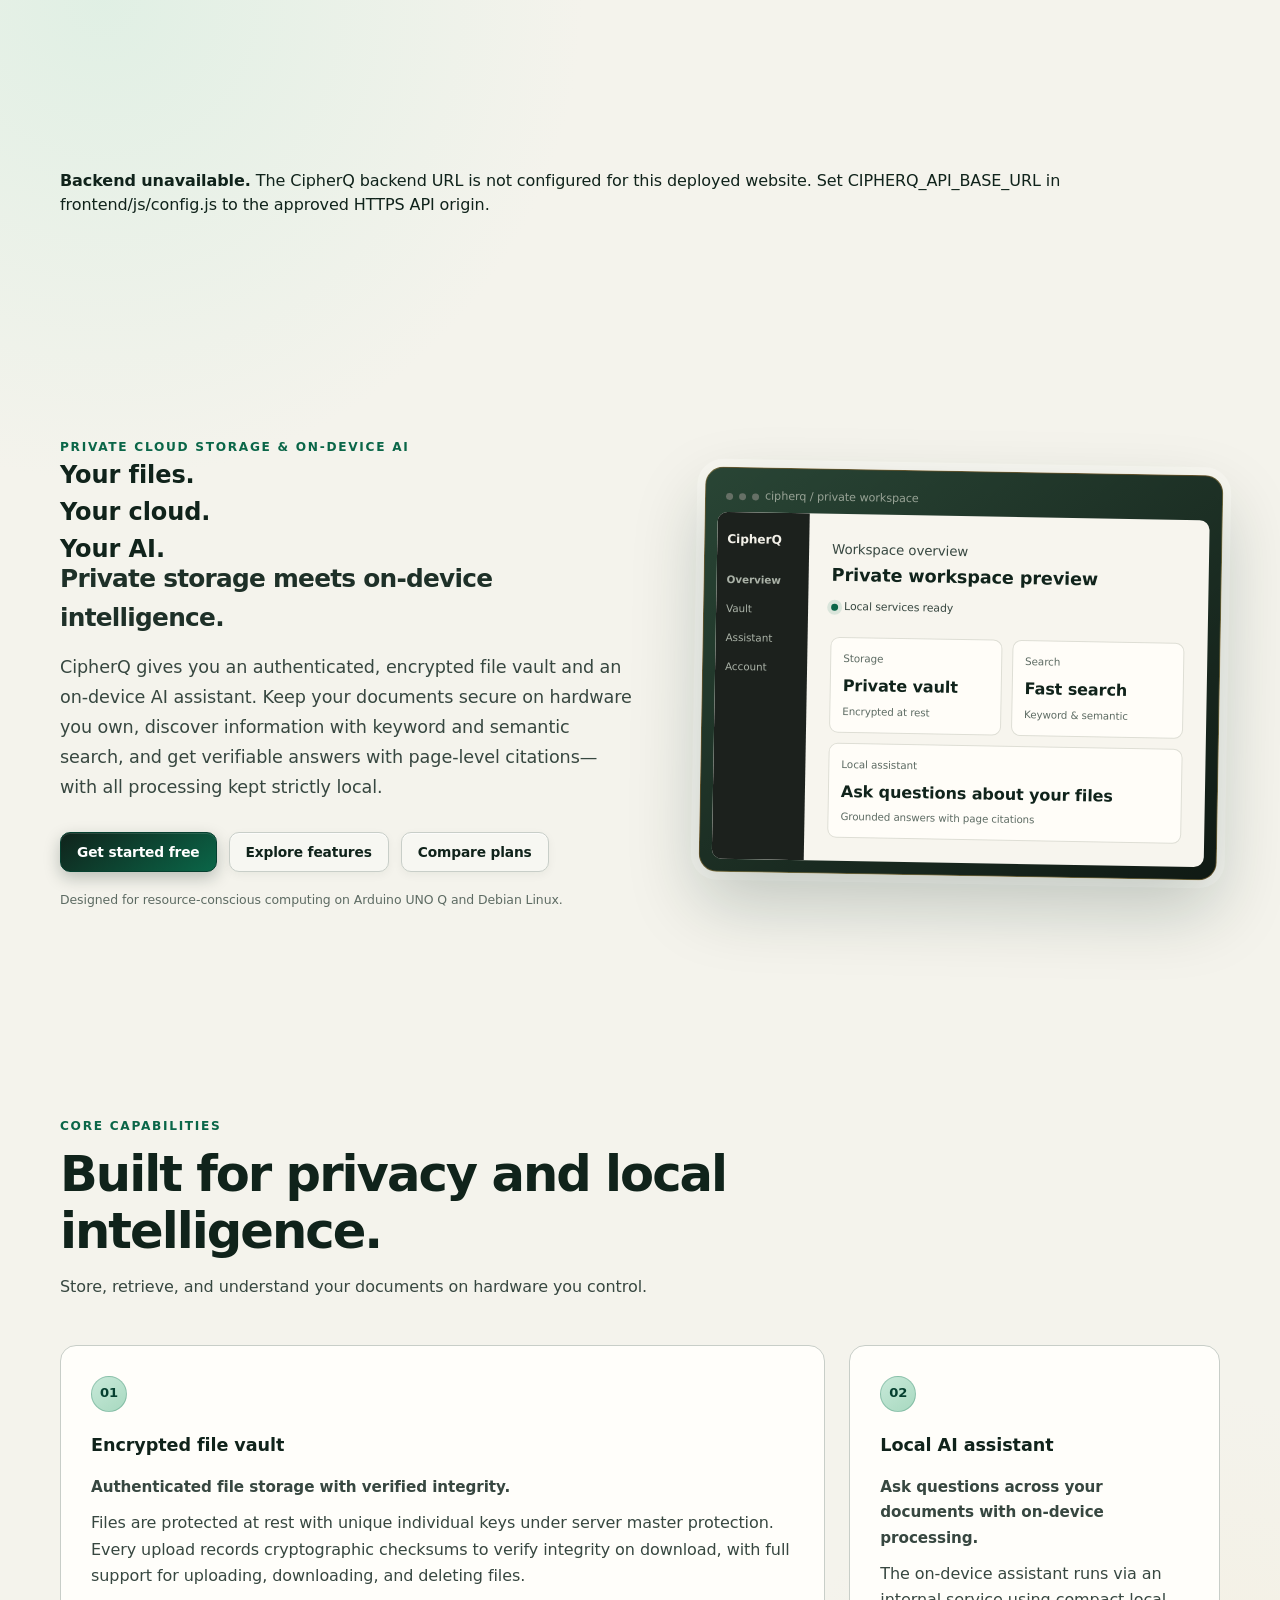
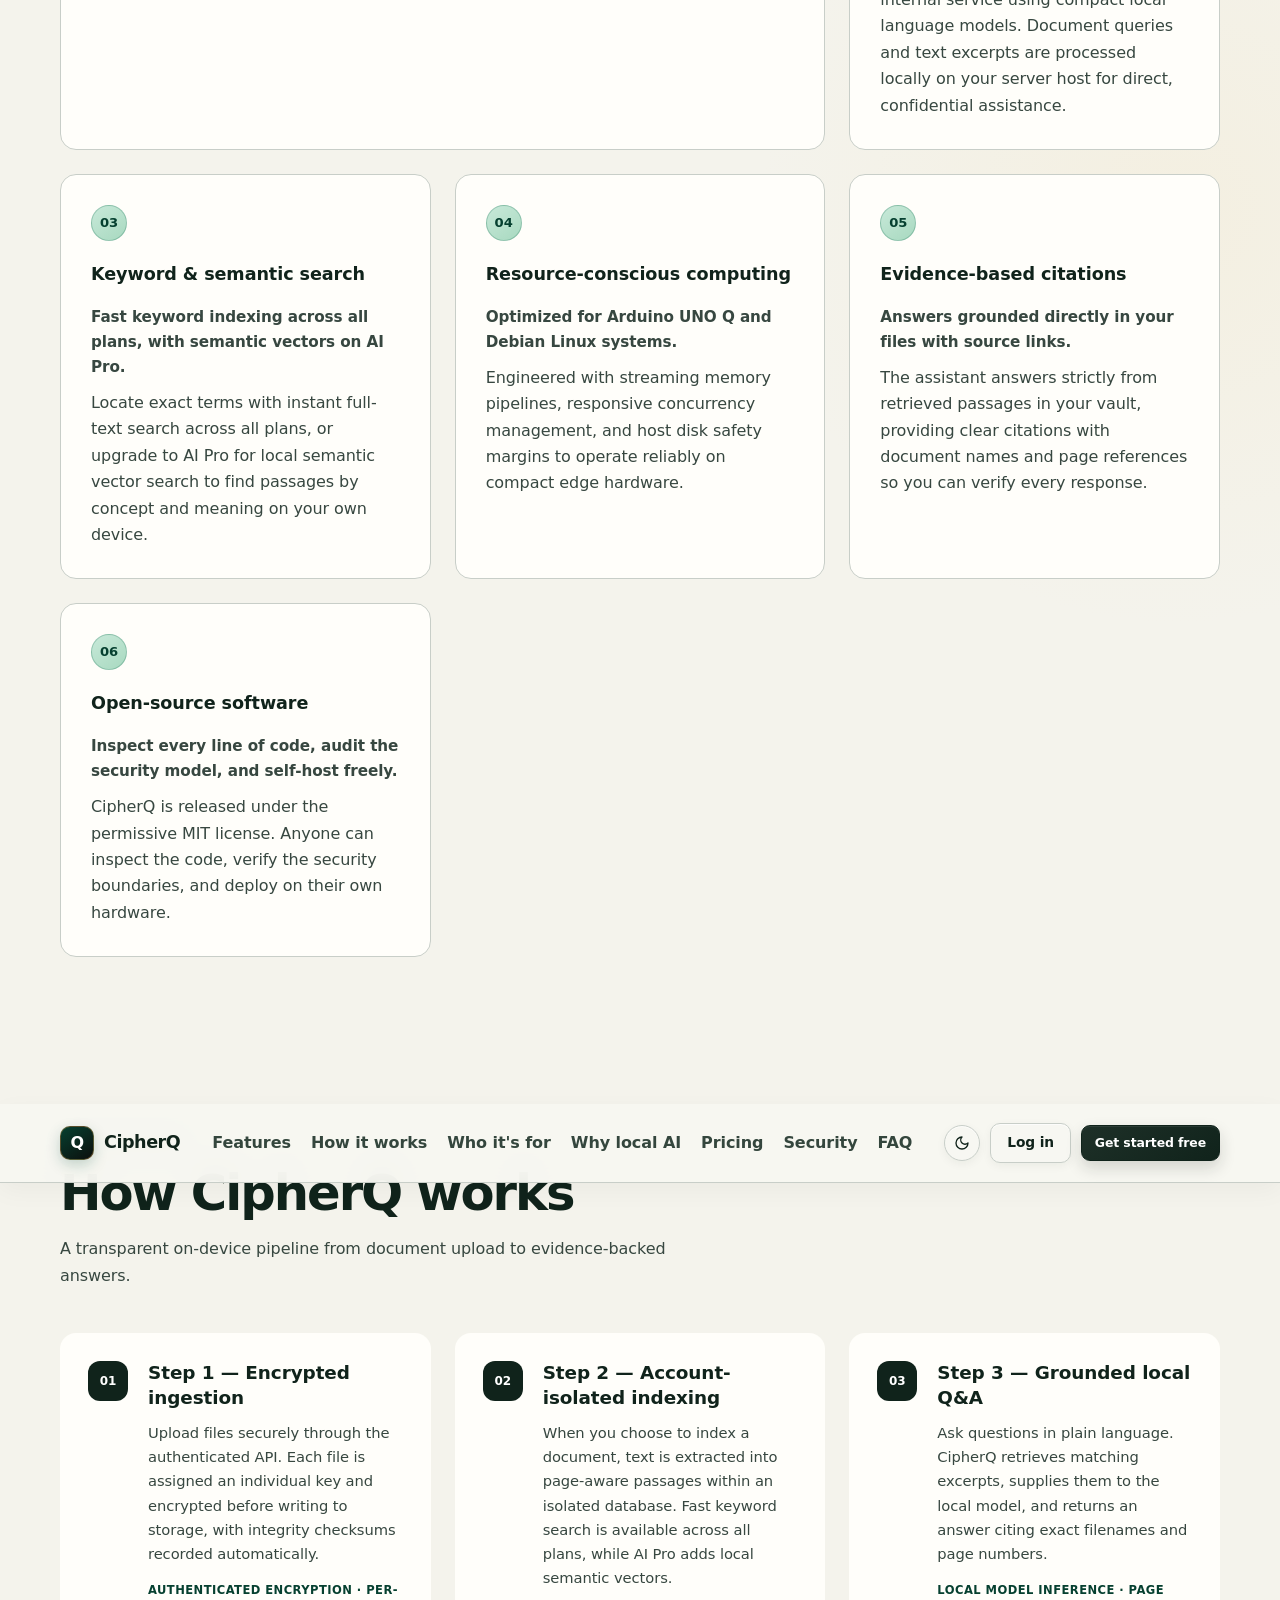
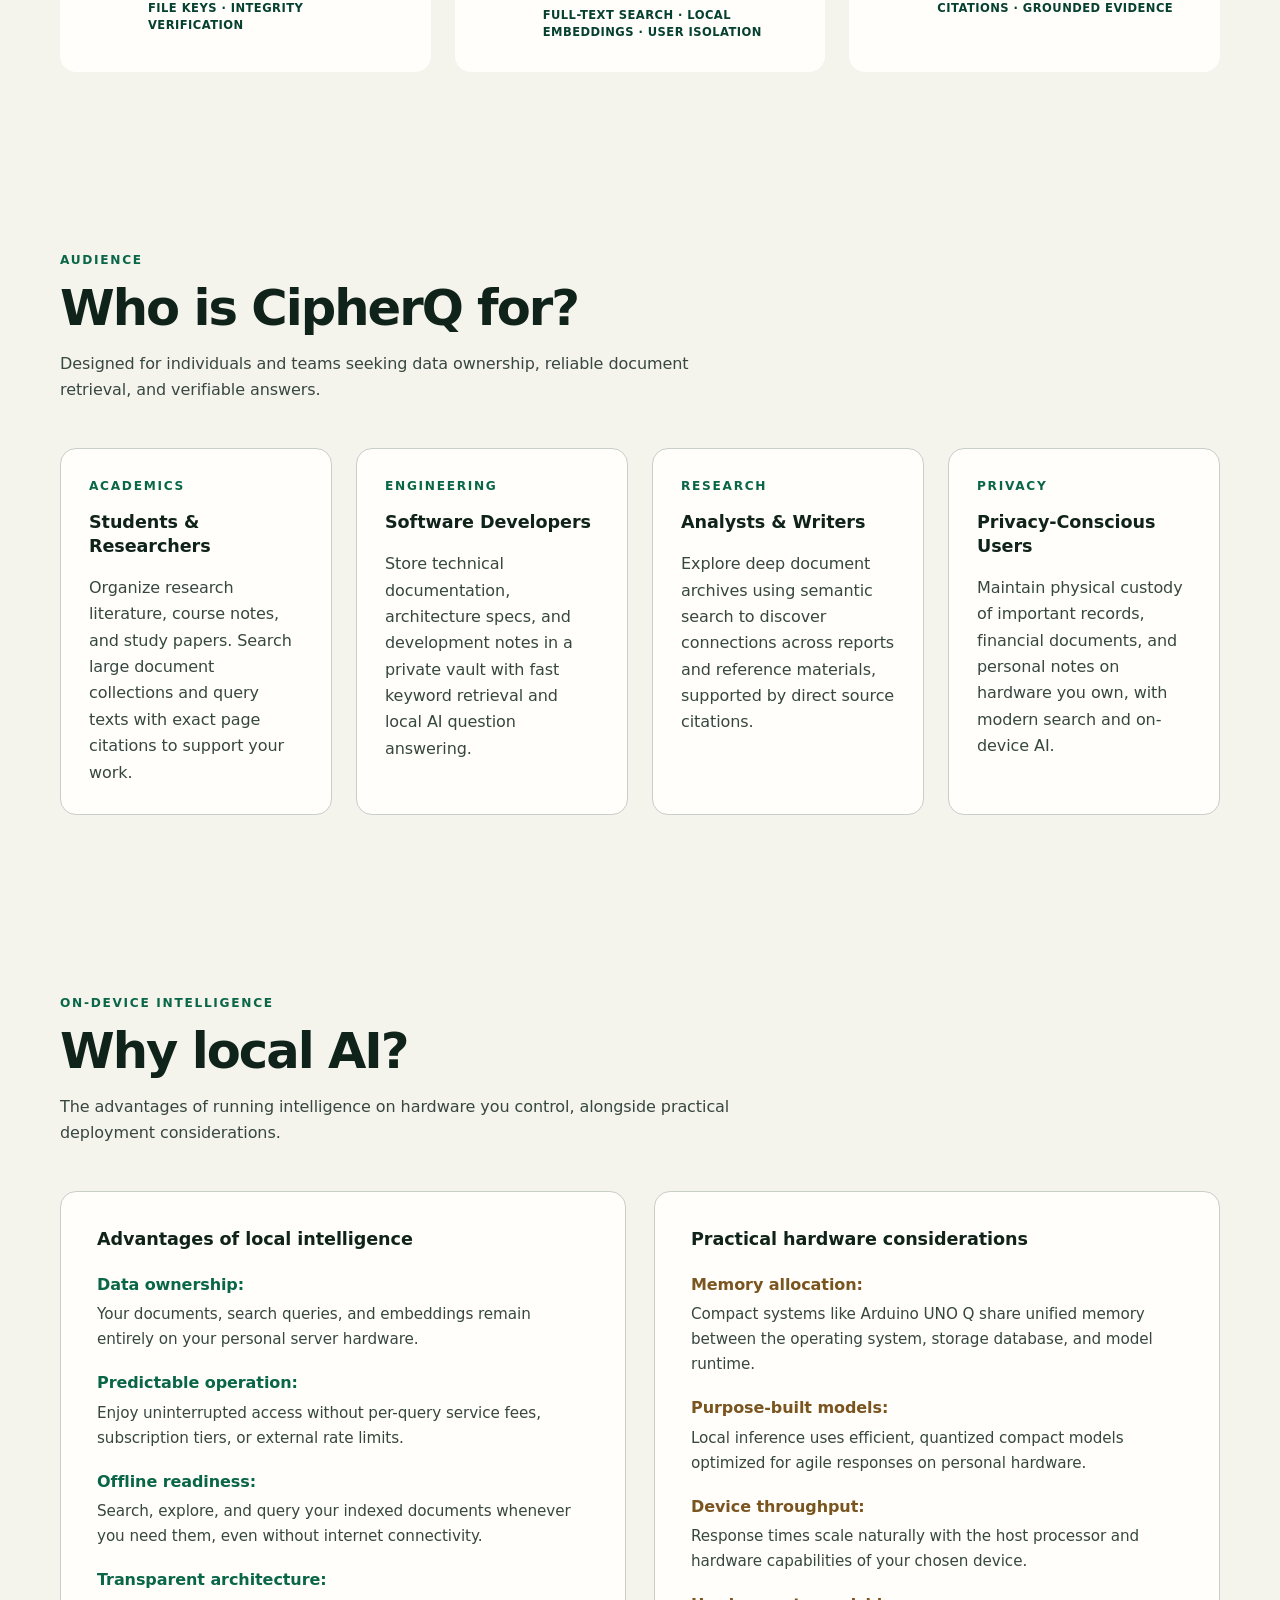
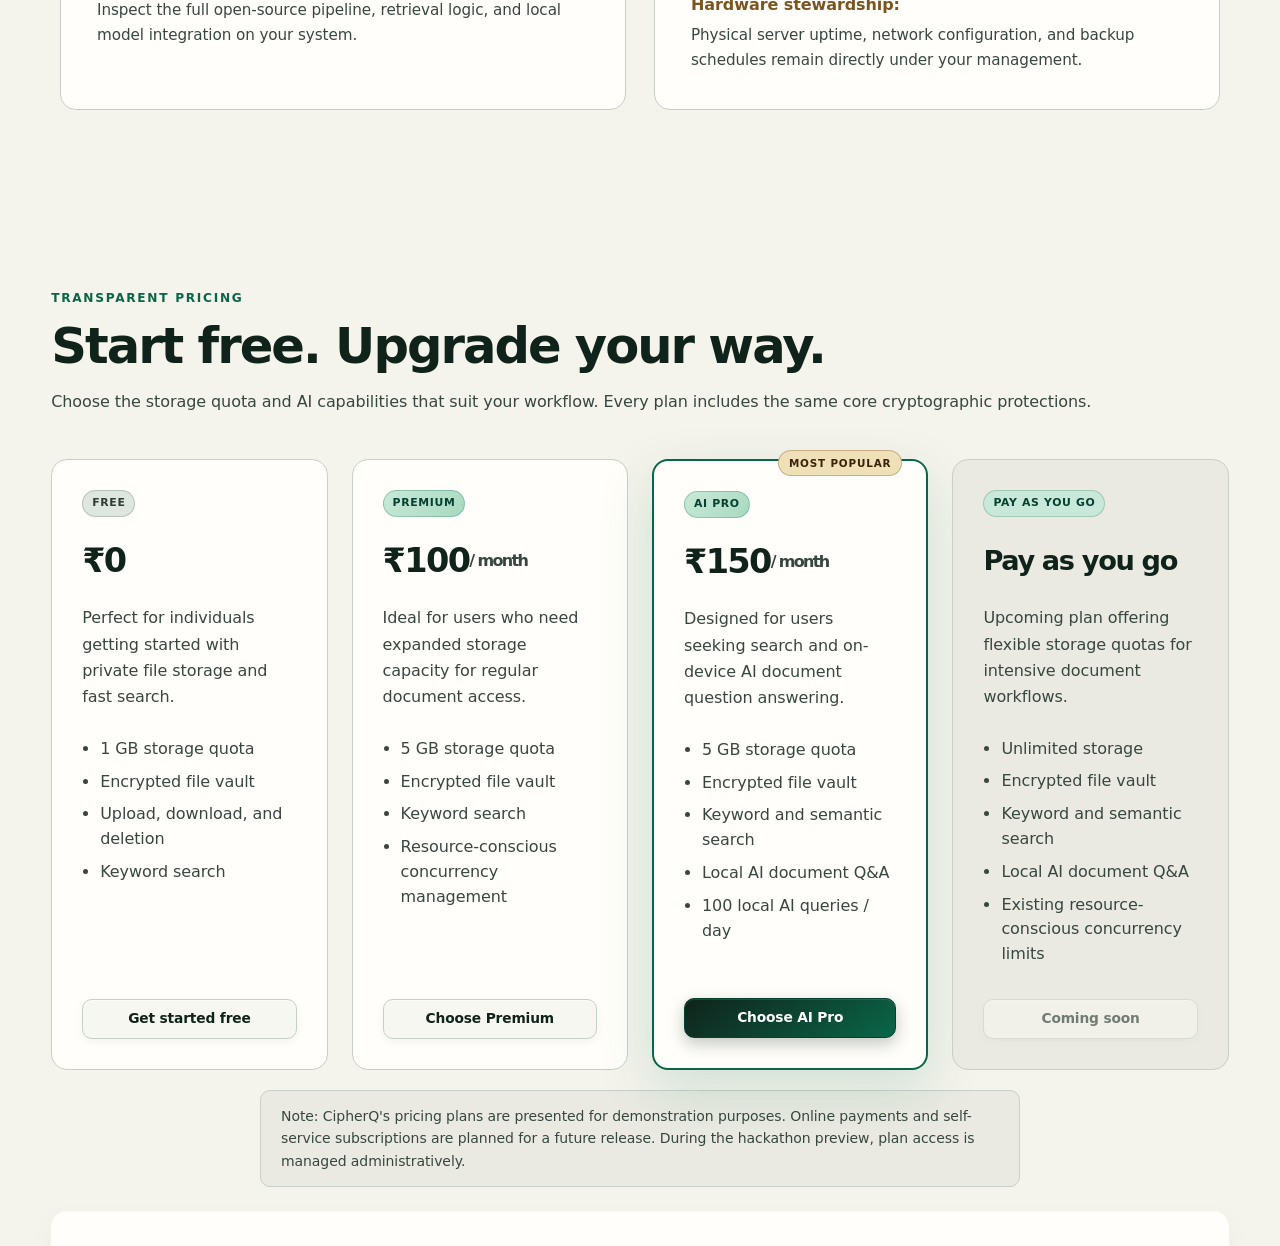
<file: frontend/pricing.html>
<!doctype html>
<html lang="en">
<head>
  <meta charset="utf-8">
  <meta name="viewport" content="width=device-width, initial-scale=1">
  <meta http-equiv="refresh" content="0;url=index.html#pricing">
  <title>Pricing &amp; Plans — CipherQ</title>
  <script>
    (function() {
      var SUN_ICON = '<svg class="theme-icon theme-icon-sun" width="16" height="16" viewBox="0 0 24 24" fill="none" stroke="currentColor" stroke-width="2" stroke-linecap="round" stroke-linejoin="round" aria-hidden="true"><circle cx="12" cy="12" r="4"></circle><path d="M12 2v2"></path><path d="M12 20v2"></path><path d="m4.93 4.93 1.41 1.41"></path><path d="m17.66 17.66 1.41 1.41"></path><path d="M2 12h2"></path><path d="M20 12h2"></path><path d="m6.34 17.66-1.41 1.41"></path><path d="m19.07 4.93-1.41 1.41"></path></svg>';
      var MOON_ICON = '<svg class="theme-icon theme-icon-moon" width="16" height="16" viewBox="0 0 24 24" fill="none" stroke="currentColor" stroke-width="2" stroke-linecap="round" stroke-linejoin="round" aria-hidden="true"><path d="M12 3a6 6 0 0 0 9 9 9 9 0 1 1-9-9Z"></path></svg>';
      function getTheme() {
        try {
          var stored = localStorage.getItem('cipherq-theme');
          if (stored === 'dark' || stored === 'light') return stored;
        } catch (e) {}
        return (window.matchMedia && window.matchMedia('(prefers-color-scheme: dark)').matches) ? 'dark' : 'light';
      }
      function applyTheme(theme, persist) {
        var selected = theme === 'dark' ? 'dark' : 'light';
        document.documentElement.setAttribute('data-theme', selected);
        if (document.body) document.body.setAttribute('data-theme', selected);
        if (persist) {
          try { localStorage.setItem('cipherq-theme', selected); } catch (e) {}
        }
        var isDark = selected === 'dark';
        var label = isDark ? 'Switch to light mode' : 'Switch to dark mode';
        document.querySelectorAll('#theme-toggle').forEach(function(btn) {
          btn.setAttribute('aria-label', label);
          btn.setAttribute('title', label);
          btn.innerHTML = isDark ? SUN_ICON : MOON_ICON;
        });
      }
      window.__applyTheme = applyTheme;
      applyTheme(getTheme(), false);
      document.addEventListener('DOMContentLoaded', function() {
        applyTheme(getTheme(), false);
        document.querySelectorAll('#theme-toggle').forEach(function(btn) {
          btn.onclick = function() {
            var current = document.documentElement.getAttribute('data-theme') === 'dark' ? 'dark' : 'light';
            applyTheme(current === 'dark' ? 'light' : 'dark', true);
          };
        });
      });
      if (window.matchMedia) {
        window.matchMedia('(prefers-color-scheme: dark)').addEventListener('change', function(e) {
          try {
            if (!localStorage.getItem('cipherq-theme')) {
              applyTheme(e.matches ? 'dark' : 'light', false);
            }
          } catch (err) {}
        });
      }
    })();
  </script>
  <link rel="stylesheet" href="css/styles.css">
  <link rel="stylesheet" href="css/contrast-overrides.css">
</head>
<body>
  <main class="container section">
    <div class="card" style="max-width: 680px; margin: 40px auto; padding: 32px;">
      <div class="eyebrow">Pricing &amp; Plans</div>
      <h1 style="font-size: 1.8rem; margin: 10px 0 16px;">Plans and capabilities</h1>
      <p class="muted" style="margin-bottom: 20px; line-height: 1.6;">
        CipherQ offers simple, transparent plan tiers: <strong>Free (₹0)</strong> for essential vault storage, <strong>Premium (₹100/month)</strong> for 5 GB encrypted storage with keyword search, <strong>AI Pro (₹150/month)</strong> for 5 GB with local semantic search and on-device AI document question answering, and an upcoming <strong>Pay as you go</strong> tier.
      </p>
      <a class="btn btn-primary" href="index.html#pricing">Compare plans on landing page</a>
    </div>
  </main>
</body>
</html>
</file>
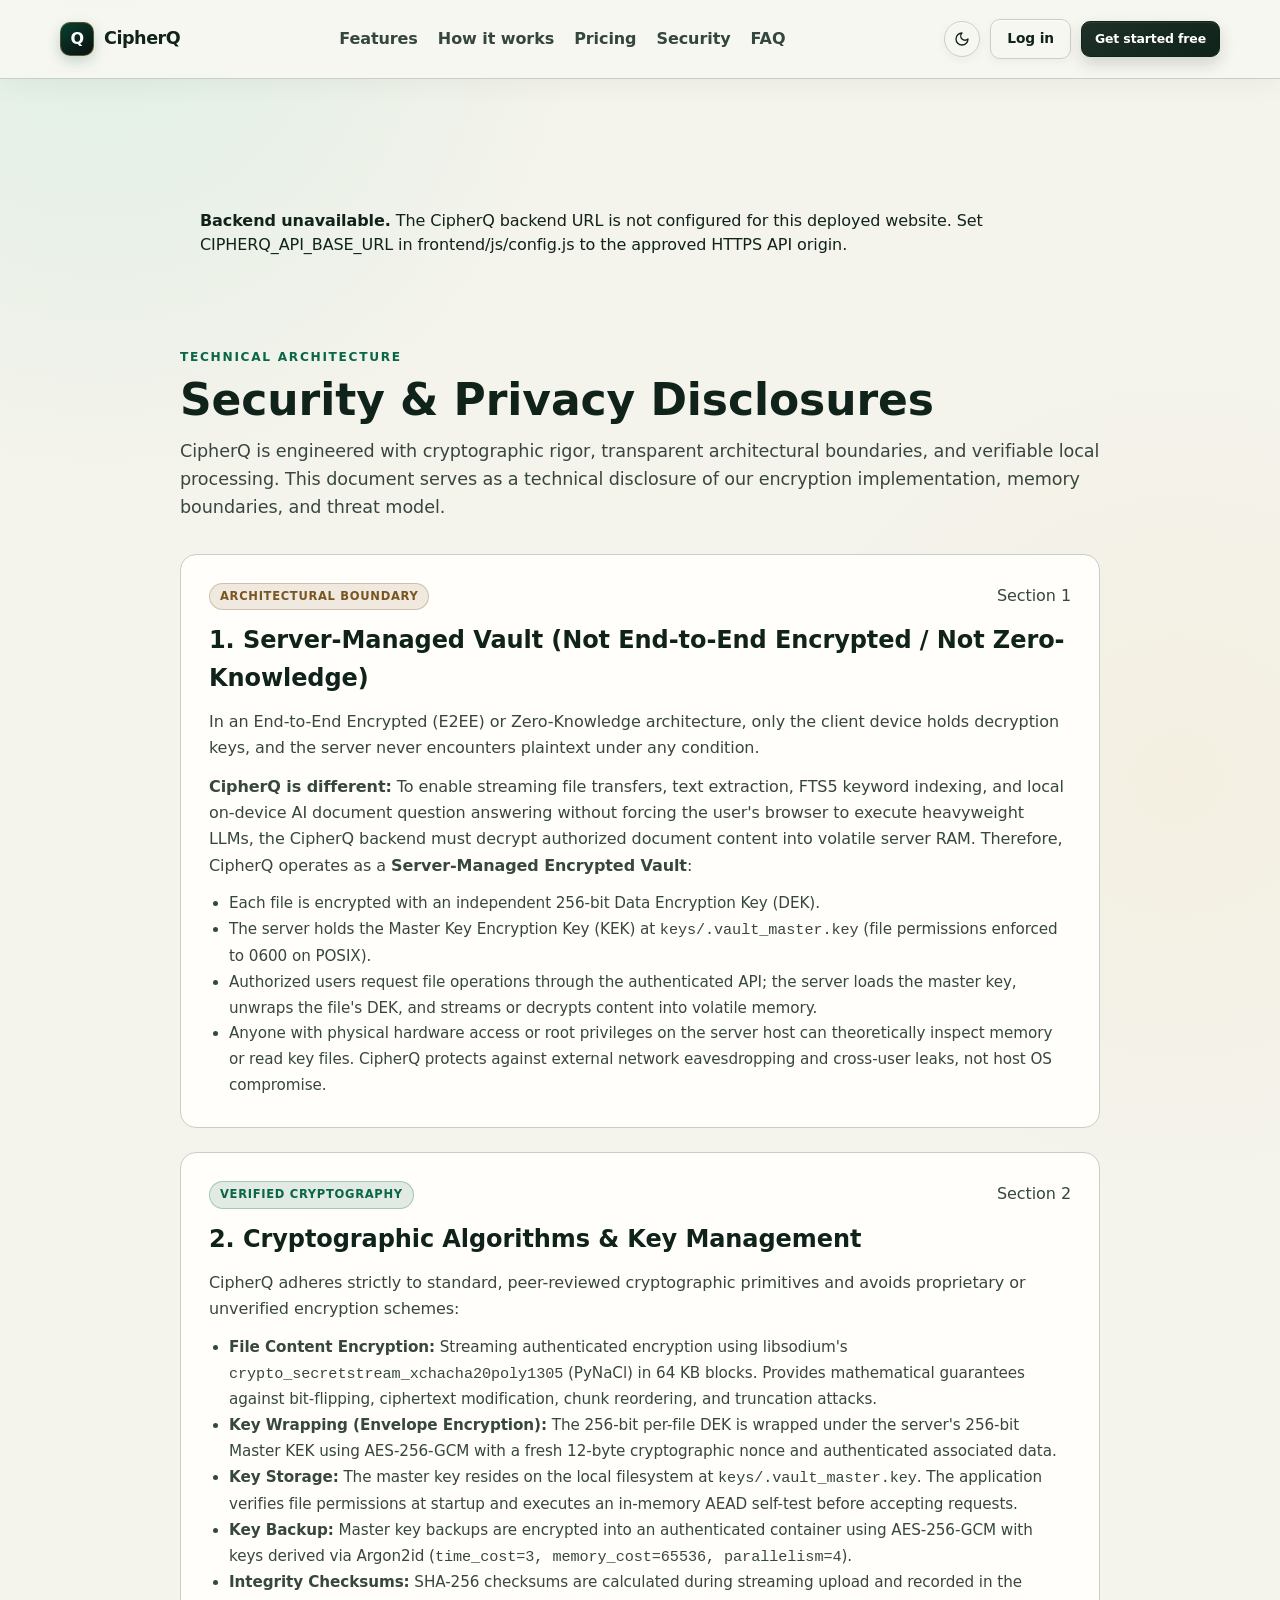
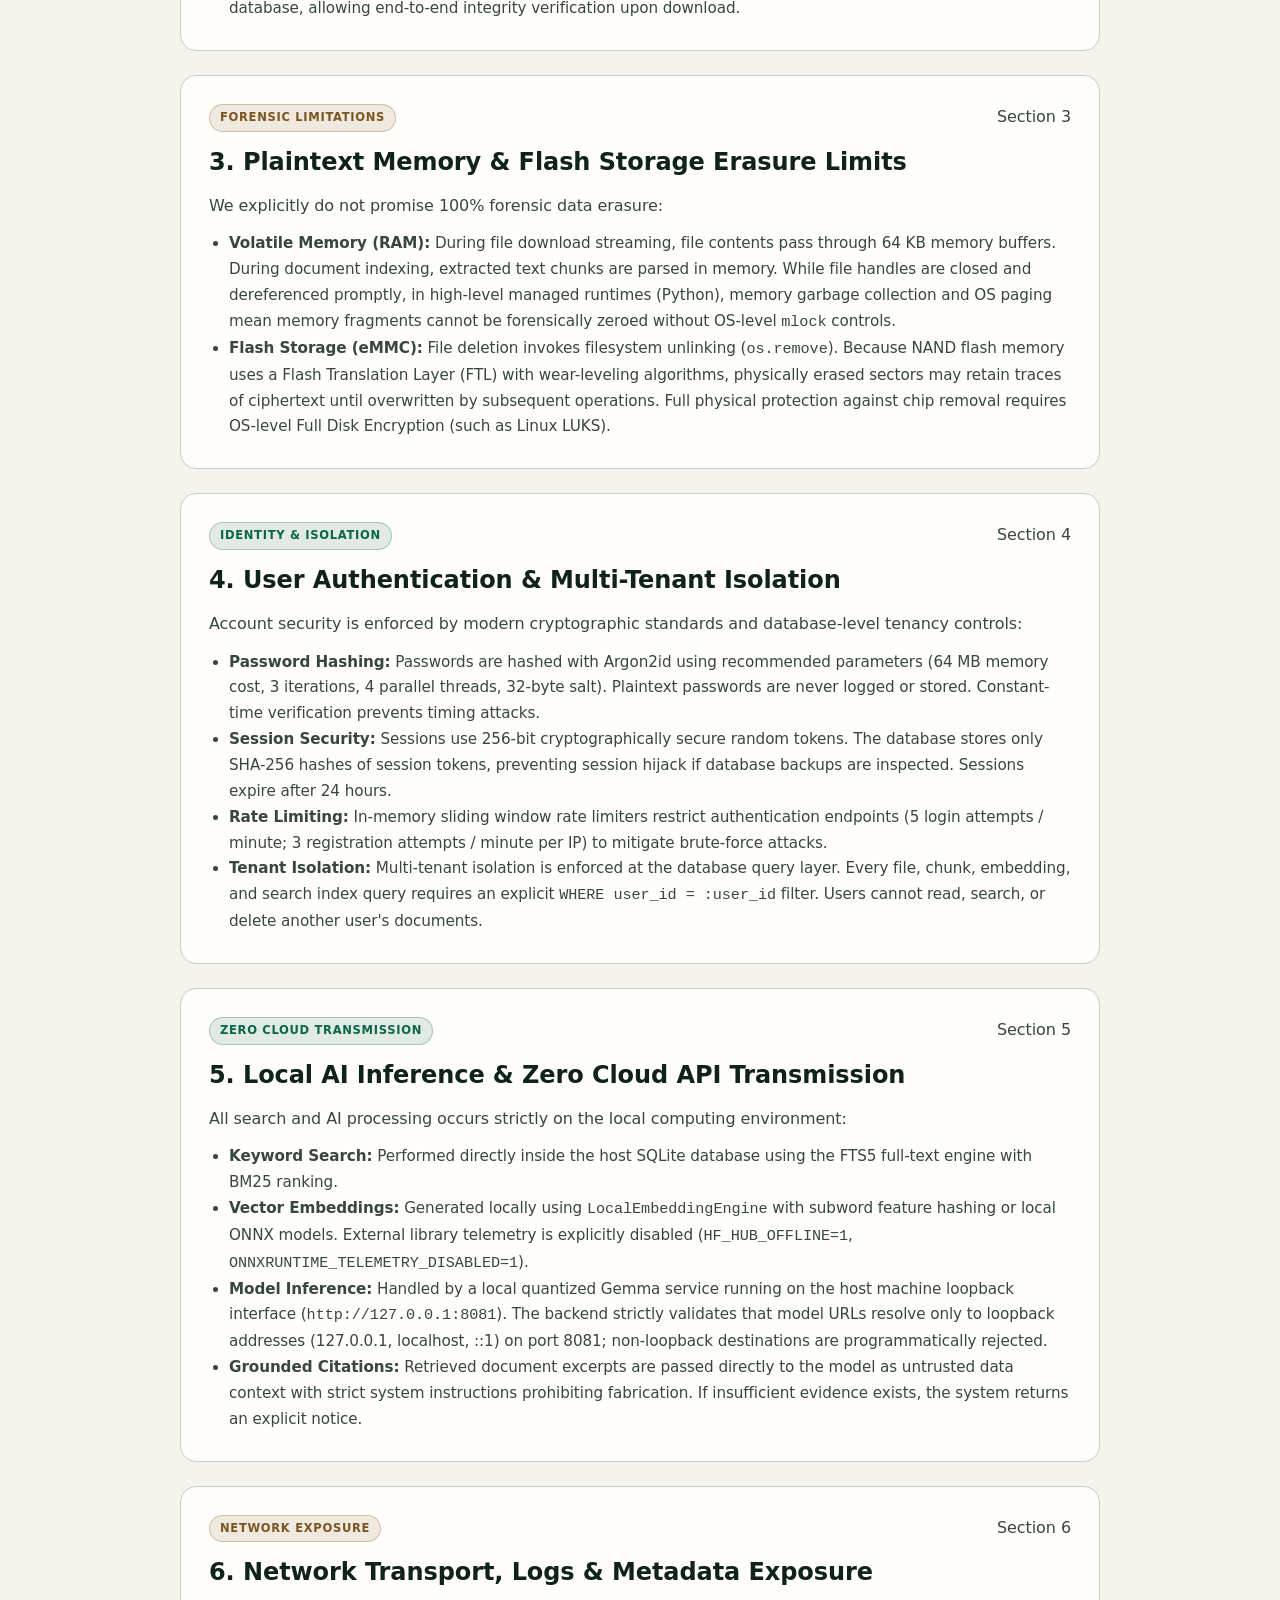
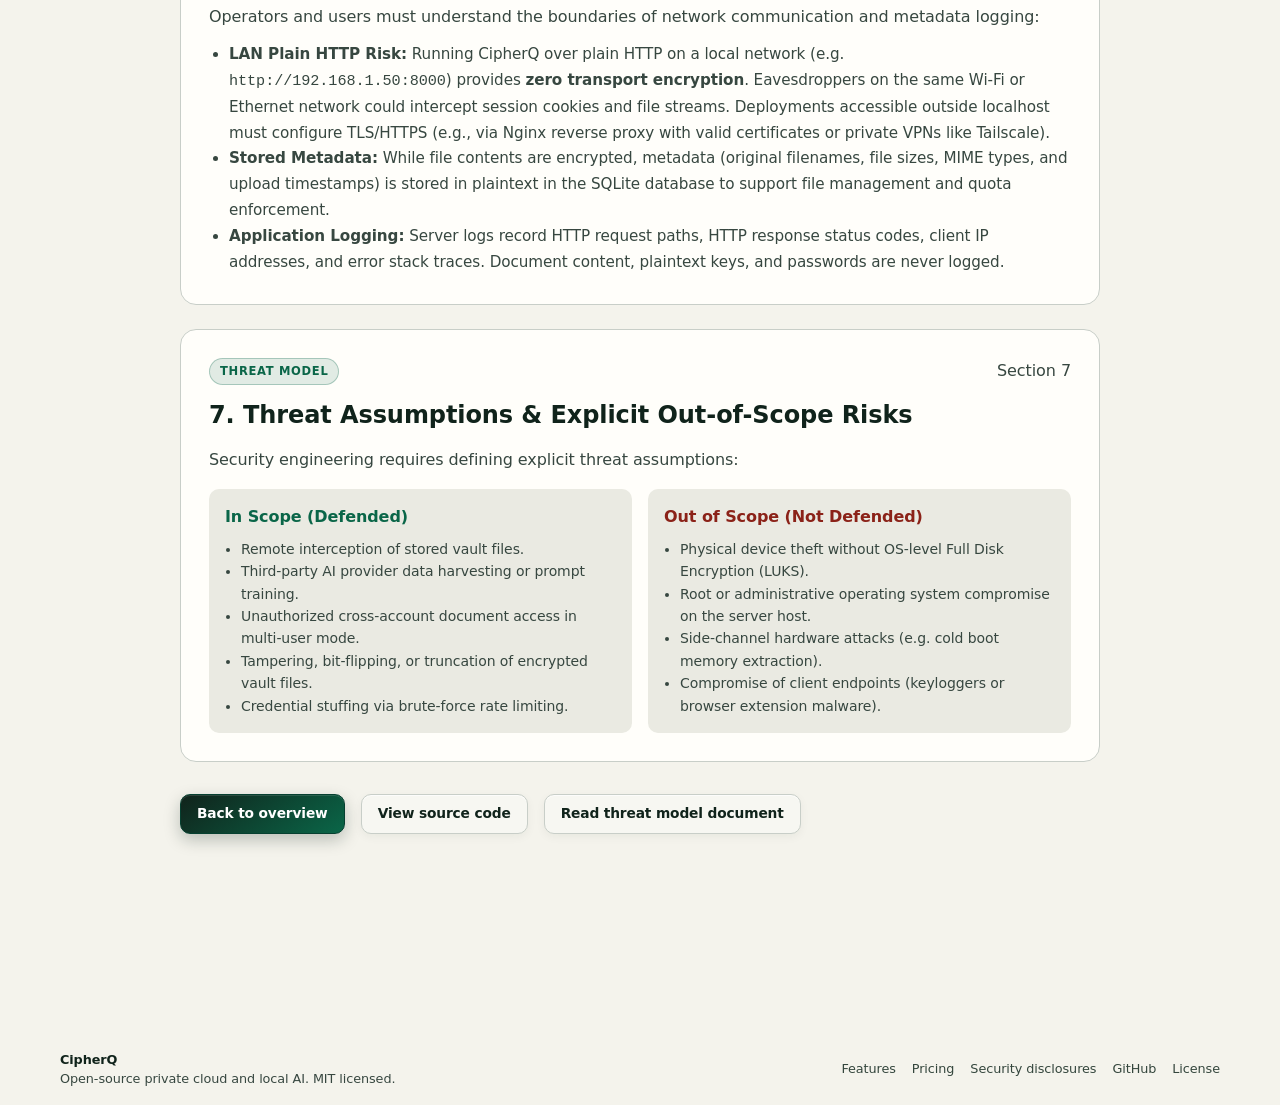
<file: frontend/security.html>
<!doctype html>
<html lang="en">
<head>
  <meta charset="utf-8">
  <meta name="viewport" content="width=device-width, initial-scale=1">
  <meta name="description" content="CipherQ technical security model, encryption architecture, and privacy disclosures.">
  <title>Security &amp; Privacy Disclosures — CipherQ</title>
  <script>
    (function() {
      var SUN_ICON = '<svg class="theme-icon theme-icon-sun" width="16" height="16" viewBox="0 0 24 24" fill="none" stroke="currentColor" stroke-width="2" stroke-linecap="round" stroke-linejoin="round" aria-hidden="true"><circle cx="12" cy="12" r="4"></circle><path d="M12 2v2"></path><path d="M12 20v2"></path><path d="m4.93 4.93 1.41 1.41"></path><path d="m17.66 17.66 1.41 1.41"></path><path d="M2 12h2"></path><path d="M20 12h2"></path><path d="m6.34 17.66-1.41 1.41"></path><path d="m19.07 4.93-1.41 1.41"></path></svg>';
      var MOON_ICON = '<svg class="theme-icon theme-icon-moon" width="16" height="16" viewBox="0 0 24 24" fill="none" stroke="currentColor" stroke-width="2" stroke-linecap="round" stroke-linejoin="round" aria-hidden="true"><path d="M12 3a6 6 0 0 0 9 9 9 9 0 1 1-9-9Z"></path></svg>';
      function getTheme() {
        try {
          var stored = localStorage.getItem('cipherq-theme');
          if (stored === 'dark' || stored === 'light') return stored;
        } catch (e) {}
        return (window.matchMedia && window.matchMedia('(prefers-color-scheme: dark)').matches) ? 'dark' : 'light';
      }
      function applyTheme(theme, persist) {
        var selected = theme === 'dark' ? 'dark' : 'light';
        document.documentElement.setAttribute('data-theme', selected);
        if (document.body) document.body.setAttribute('data-theme', selected);
        if (persist) {
          try { localStorage.setItem('cipherq-theme', selected); } catch (e) {}
        }
        var isDark = selected === 'dark';
        var label = isDark ? 'Switch to light mode' : 'Switch to dark mode';
        document.querySelectorAll('#theme-toggle').forEach(function(btn) {
          btn.setAttribute('aria-label', label);
          btn.setAttribute('title', label);
          btn.innerHTML = isDark ? SUN_ICON : MOON_ICON;
        });
      }
      window.__applyTheme = applyTheme;
      applyTheme(getTheme(), false);
      document.addEventListener('DOMContentLoaded', function() {
        applyTheme(getTheme(), false);
        document.querySelectorAll('#theme-toggle').forEach(function(btn) {
          btn.onclick = function() {
            var current = document.documentElement.getAttribute('data-theme') === 'dark' ? 'dark' : 'light';
            applyTheme(current === 'dark' ? 'light' : 'dark', true);
          };
        });
      });
      if (window.matchMedia) {
        window.matchMedia('(prefers-color-scheme: dark)').addEventListener('change', function(e) {
          try {
            if (!localStorage.getItem('cipherq-theme')) {
              applyTheme(e.matches ? 'dark' : 'light', false);
            }
          } catch (err) {}
        });
      }
    })();
  </script>
  <link rel="stylesheet" href="css/styles.css">
  <link rel="stylesheet" href="css/contrast-overrides.css">
</head>
<body>
  <header class="site-header">
    <nav class="site-nav" aria-label="Main navigation">
      <a class="brand" href="index.html" aria-label="CipherQ home">
        <span class="brand-mark">Q</span>
        <span class="brand-name">CipherQ</span>
      </a>
      <button class="mobile-menu" id="mobile-menu" aria-label="Open navigation" aria-expanded="false">☰</button>
      <ul class="site-links" id="site-links">
        <li><a href="index.html#features">Features</a></li>
        <li><a href="index.html#workflow">How it works</a></li>
        <li><a href="index.html#pricing">Pricing</a></li>
        <li><a href="security.html" class="active">Security</a></li>
        <li><a href="index.html#faq">FAQ</a></li>
      </ul>
      <div class="nav-actions">
        <button id="theme-toggle" class="btn btn-outline btn-sm" aria-label="Toggle theme" title="Toggle theme">
          <svg class="theme-icon" width="14" height="14" viewBox="0 0 24 24" fill="none" stroke="currentColor" stroke-width="2">
            <path d="M12 3a6 6 0 0 0 9 9 9 9 0 1 1-9-9Z"></path>
          </svg>
        </button>
        <button id="btn-nav-login" class="btn btn-outline btn-sm">Log in</button>
        <button id="btn-nav-register" class="btn btn-dark btn-sm">Get started free</button>
      </div>
    </nav>
  </header>

  <main class="container section" style="max-width: 920px; padding-top: 40px;">
    <div style="margin-bottom: 32px;">
      <div class="eyebrow">Technical architecture</div>
      <h1 style="font-size: clamp(2rem, 5vw, 2.75rem); line-height: 1.15; margin: 8px 0 12px;">Security &amp; Privacy Disclosures</h1>
      <p class="muted" style="font-size: 1.1rem; line-height: 1.6;">
        CipherQ is engineered with cryptographic rigor, transparent architectural boundaries, and verifiable local processing. This document serves as a technical disclosure of our encryption implementation, memory boundaries, and threat model.
      </p>
    </div>

    <!-- Disclosure 1: Server-Managed Vault, Not E2EE -->
    <article class="card" style="margin-bottom: 24px; padding: 28px;">
      <div style="display:flex; justify-content:space-between; align-items:flex-start; gap:16px; flex-wrap:wrap; margin-bottom:12px;">
        <span class="security-badge security-badge-warning">Architectural boundary</span>
        <span class="muted text-xs">Section 1</span>
      </div>
      <h2 class="text-xl" style="margin-bottom: 12px;">1. Server-Managed Vault (Not End-to-End Encrypted / Not Zero-Knowledge)</h2>
      <p class="muted" style="margin-bottom: 12px;">
        In an End-to-End Encrypted (E2EE) or Zero-Knowledge architecture, only the client device holds decryption keys, and the server never encounters plaintext under any condition.
      </p>
      <p class="muted" style="margin-bottom: 12px;">
        <strong>CipherQ is different:</strong> To enable streaming file transfers, text extraction, FTS5 keyword indexing, and local on-device AI document question answering without forcing the user's browser to execute heavyweight LLMs, the CipherQ backend must decrypt authorized document content into volatile server RAM. Therefore, CipherQ operates as a <strong>Server-Managed Encrypted Vault</strong>:
      </p>
      <ul style="color:var(--text-muted); padding-left: 20px; line-height: 1.7; font-size: 0.95rem;">
        <li>Each file is encrypted with an independent 256-bit Data Encryption Key (DEK).</li>
        <li>The server holds the Master Key Encryption Key (KEK) at <code>keys/.vault_master.key</code> (file permissions enforced to 0600 on POSIX).</li>
        <li>Authorized users request file operations through the authenticated API; the server loads the master key, unwraps the file's DEK, and streams or decrypts content into volatile memory.</li>
        <li>Anyone with physical hardware access or root privileges on the server host can theoretically inspect memory or read key files. CipherQ protects against external network eavesdropping and cross-user leaks, not host OS compromise.</li>
      </ul>
    </article>

    <!-- Disclosure 2: Cryptographic Algorithms & Key Management -->
    <article class="card" style="margin-bottom: 24px; padding: 28px;">
      <div style="display:flex; justify-content:space-between; align-items:flex-start; gap:16px; flex-wrap:wrap; margin-bottom:12px;">
        <span class="security-badge security-badge-info">Verified cryptography</span>
        <span class="muted text-xs">Section 2</span>
      </div>
      <h2 class="text-xl" style="margin-bottom: 12px;">2. Cryptographic Algorithms &amp; Key Management</h2>
      <p class="muted" style="margin-bottom: 12px;">
        CipherQ adheres strictly to standard, peer-reviewed cryptographic primitives and avoids proprietary or unverified encryption schemes:
      </p>
      <ul style="color:var(--text-muted); padding-left: 20px; line-height: 1.7; font-size: 0.95rem;">
        <li><strong>File Content Encryption:</strong> Streaming authenticated encryption using libsodium's <code>crypto_secretstream_xchacha20poly1305</code> (PyNaCl) in 64 KB blocks. Provides mathematical guarantees against bit-flipping, ciphertext modification, chunk reordering, and truncation attacks.</li>
        <li><strong>Key Wrapping (Envelope Encryption):</strong> The 256-bit per-file DEK is wrapped under the server's 256-bit Master KEK using AES-256-GCM with a fresh 12-byte cryptographic nonce and authenticated associated data.</li>
        <li><strong>Key Storage:</strong> The master key resides on the local filesystem at <code>keys/.vault_master.key</code>. The application verifies file permissions at startup and executes an in-memory AEAD self-test before accepting requests.</li>
        <li><strong>Key Backup:</strong> Master key backups are encrypted into an authenticated container using AES-256-GCM with keys derived via Argon2id (<code>time_cost=3, memory_cost=65536, parallelism=4</code>).</li>
        <li><strong>Integrity Checksums:</strong> SHA-256 checksums are calculated during streaming upload and recorded in the database, allowing end-to-end integrity verification upon download.</li>
      </ul>
    </article>

    <!-- Disclosure 3: Memory & Forensic Erasure Limits -->
    <article class="card" style="margin-bottom: 24px; padding: 28px;">
      <div style="display:flex; justify-content:space-between; align-items:flex-start; gap:16px; flex-wrap:wrap; margin-bottom:12px;">
        <span class="security-badge security-badge-warning">Forensic limitations</span>
        <span class="muted text-xs">Section 3</span>
      </div>
      <h2 class="text-xl" style="margin-bottom: 12px;">3. Plaintext Memory &amp; Flash Storage Erasure Limits</h2>
      <p class="muted" style="margin-bottom: 12px;">
        We explicitly do not promise 100% forensic data erasure:
      </p>
      <ul style="color:var(--text-muted); padding-left: 20px; line-height: 1.7; font-size: 0.95rem;">
        <li><strong>Volatile Memory (RAM):</strong> During file download streaming, file contents pass through 64 KB memory buffers. During document indexing, extracted text chunks are parsed in memory. While file handles are closed and dereferenced promptly, in high-level managed runtimes (Python), memory garbage collection and OS paging mean memory fragments cannot be forensically zeroed without OS-level <code>mlock</code> controls.</li>
        <li><strong>Flash Storage (eMMC):</strong> File deletion invokes filesystem unlinking (<code>os.remove</code>). Because NAND flash memory uses a Flash Translation Layer (FTL) with wear-leveling algorithms, physically erased sectors may retain traces of ciphertext until overwritten by subsequent operations. Full physical protection against chip removal requires OS-level Full Disk Encryption (such as Linux LUKS).</li>
      </ul>
    </article>

    <!-- Disclosure 4: Authentication & Access Control -->
    <article class="card" style="margin-bottom: 24px; padding: 28px;">
      <div style="display:flex; justify-content:space-between; align-items:flex-start; gap:16px; flex-wrap:wrap; margin-bottom:12px;">
        <span class="security-badge security-badge-info">Identity &amp; isolation</span>
        <span class="muted text-xs">Section 4</span>
      </div>
      <h2 class="text-xl" style="margin-bottom: 12px;">4. User Authentication &amp; Multi-Tenant Isolation</h2>
      <p class="muted" style="margin-bottom: 12px;">
        Account security is enforced by modern cryptographic standards and database-level tenancy controls:
      </p>
      <ul style="color:var(--text-muted); padding-left: 20px; line-height: 1.7; font-size: 0.95rem;">
        <li><strong>Password Hashing:</strong> Passwords are hashed with Argon2id using recommended parameters (64 MB memory cost, 3 iterations, 4 parallel threads, 32-byte salt). Plaintext passwords are never logged or stored. Constant-time verification prevents timing attacks.</li>
        <li><strong>Session Security:</strong> Sessions use 256-bit cryptographically secure random tokens. The database stores only SHA-256 hashes of session tokens, preventing session hijack if database backups are inspected. Sessions expire after 24 hours.</li>
        <li><strong>Rate Limiting:</strong> In-memory sliding window rate limiters restrict authentication endpoints (5 login attempts / minute; 3 registration attempts / minute per IP) to mitigate brute-force attacks.</li>
        <li><strong>Tenant Isolation:</strong> Multi-tenant isolation is enforced at the database query layer. Every file, chunk, embedding, and search index query requires an explicit <code>WHERE user_id = :user_id</code> filter. Users cannot read, search, or delete another user's documents.</li>
      </ul>
    </article>

    <!-- Disclosure 5: Local AI & Processing Boundaries -->
    <article class="card" style="margin-bottom: 24px; padding: 28px;">
      <div style="display:flex; justify-content:space-between; align-items:flex-start; gap:16px; flex-wrap:wrap; margin-bottom:12px;">
        <span class="security-badge security-badge-info">Zero cloud transmission</span>
        <span class="muted text-xs">Section 5</span>
      </div>
      <h2 class="text-xl" style="margin-bottom: 12px;">5. Local AI Inference &amp; Zero Cloud API Transmission</h2>
      <p class="muted" style="margin-bottom: 12px;">
        All search and AI processing occurs strictly on the local computing environment:
      </p>
      <ul style="color:var(--text-muted); padding-left: 20px; line-height: 1.7; font-size: 0.95rem;">
        <li><strong>Keyword Search:</strong> Performed directly inside the host SQLite database using the FTS5 full-text engine with BM25 ranking.</li>
        <li><strong>Vector Embeddings:</strong> Generated locally using <code>LocalEmbeddingEngine</code> with subword feature hashing or local ONNX models. External library telemetry is explicitly disabled (<code>HF_HUB_OFFLINE=1</code>, <code>ONNXRUNTIME_TELEMETRY_DISABLED=1</code>).</li>
        <li><strong>Model Inference:</strong> Handled by a local quantized Gemma service running on the host machine loopback interface (<code>http://127.0.0.1:8081</code>). The backend strictly validates that model URLs resolve only to loopback addresses (127.0.0.1, localhost, ::1) on port 8081; non-loopback destinations are programmatically rejected.</li>
        <li><strong>Grounded Citations:</strong> Retrieved document excerpts are passed directly to the model as untrusted data context with strict system instructions prohibiting fabrication. If insufficient evidence exists, the system returns an explicit notice.</li>
      </ul>
    </article>

    <!-- Disclosure 6: Network Security & Logs -->
    <article class="card" style="margin-bottom: 24px; padding: 28px;">
      <div style="display:flex; justify-content:space-between; align-items:flex-start; gap:16px; flex-wrap:wrap; margin-bottom:12px;">
        <span class="security-badge security-badge-warning">Network exposure</span>
        <span class="muted text-xs">Section 6</span>
      </div>
      <h2 class="text-xl" style="margin-bottom: 12px;">6. Network Transport, Logs &amp; Metadata Exposure</h2>
      <p class="muted" style="margin-bottom: 12px;">
        Operators and users must understand the boundaries of network communication and metadata logging:
      </p>
      <ul style="color:var(--text-muted); padding-left: 20px; line-height: 1.7; font-size: 0.95rem;">
        <li><strong>LAN Plain HTTP Risk:</strong> Running CipherQ over plain HTTP on a local network (e.g. <code>http://192.168.1.50:8000</code>) provides <strong>zero transport encryption</strong>. Eavesdroppers on the same Wi-Fi or Ethernet network could intercept session cookies and file streams. Deployments accessible outside localhost must configure TLS/HTTPS (e.g., via Nginx reverse proxy with valid certificates or private VPNs like Tailscale).</li>
        <li><strong>Stored Metadata:</strong> While file contents are encrypted, metadata (original filenames, file sizes, MIME types, and upload timestamps) is stored in plaintext in the SQLite database to support file management and quota enforcement.</li>
        <li><strong>Application Logging:</strong> Server logs record HTTP request paths, HTTP response status codes, client IP addresses, and error stack traces. Document content, plaintext keys, and passwords are never logged.</li>
      </ul>
    </article>

    <!-- Disclosure 7: Threat Model & Assumptions -->
    <article class="card" style="margin-bottom: 32px; padding: 28px;">
      <div style="display:flex; justify-content:space-between; align-items:flex-start; gap:16px; flex-wrap:wrap; margin-bottom:12px;">
        <span class="security-badge security-badge-info">Threat model</span>
        <span class="muted text-xs">Section 7</span>
      </div>
      <h2 class="text-xl" style="margin-bottom: 12px;">7. Threat Assumptions &amp; Explicit Out-of-Scope Risks</h2>
      <p class="muted" style="margin-bottom: 12px;">
        Security engineering requires defining explicit threat assumptions:
      </p>
      <div class="grid grid-2" style="margin-top: 16px; gap: 16px;">
        <div style="background:var(--bg-surface-sunken); padding:16px; border-radius:var(--radius-sm);">
          <strong style="color:var(--accent-primary);">In Scope (Defended)</strong>
          <ul style="margin-top:8px; padding-left:16px; font-size:0.875rem; color:var(--text-muted); line-height:1.6;">
            <li>Remote interception of stored vault files.</li>
            <li>Third-party AI provider data harvesting or prompt training.</li>
            <li>Unauthorized cross-account document access in multi-user mode.</li>
            <li>Tampering, bit-flipping, or truncation of encrypted vault files.</li>
            <li>Credential stuffing via brute-force rate limiting.</li>
          </ul>
        </div>
        <div style="background:var(--bg-surface-sunken); padding:16px; border-radius:var(--radius-sm);">
          <strong style="color:var(--danger);">Out of Scope (Not Defended)</strong>
          <ul style="margin-top:8px; padding-left:16px; font-size:0.875rem; color:var(--text-muted); line-height:1.6;">
            <li>Physical device theft without OS-level Full Disk Encryption (LUKS).</li>
            <li>Root or administrative operating system compromise on the server host.</li>
            <li>Side-channel hardware attacks (e.g. cold boot memory extraction).</li>
            <li>Compromise of client endpoints (keyloggers or browser extension malware).</li>
          </ul>
        </div>
      </div>
    </article>

    <div style="display:flex; gap:16px; flex-wrap:wrap; align-items:center; margin-bottom:48px;">
      <a class="btn btn-primary" href="index.html">Back to overview</a>
      <a class="btn btn-outline" href="https://github.com/nimalan-parameswaran/CipherQ" target="_blank" rel="noopener">View source code</a>
      <a class="btn btn-outline" href="https://github.com/nimalan-parameswaran/CipherQ/blob/main/docs/threat-model.md" target="_blank" rel="noopener">Read threat model document</a>
    </div>
  </main>

  <footer class="footer">
    <div class="container footer-inner">
      <div>
        <strong>CipherQ</strong><br>
        <span>Open-source private cloud and local AI. MIT licensed.</span>
      </div>
      <ul class="footer-links">
        <li><a href="index.html#features">Features</a></li>
        <li><a href="index.html#pricing">Pricing</a></li>
        <li><a href="security.html">Security disclosures</a></li>
        <li><a href="https://github.com/nimalan-parameswaran/CipherQ" target="_blank" rel="noopener">GitHub</a></li>
        <li><a href="https://github.com/nimalan-parameswaran/CipherQ/blob/main/LICENSE" target="_blank" rel="noopener">License</a></li>
      </ul>
    </div>
  </footer>

  <script src="js/config.js"></script>
  <script type="module" src="js/app.js"></script>
</body>
</html>
</file>
<file: frontend/css/styles.css>
:root,
[data-theme="light"] {
  /* Centralized Theme System - Light Mode */
  --bg-primary: #F4F3EC;
  --bg-secondary: #EAEAE2;
  --bg-card: #FFFEFA;
  --bg-card-hover: #FFFFFF;
  --bg-surface-raised: #F7F7F2;
  --bg-surface-sunken: #EAEAE2;

  --text-primary: #10231B;
  --text-secondary: #1E3028;
  --text-muted: #374740;
  --text-dim: #5D6B63;

  --border-color: #C8CEC8;
  --border-color-hover: rgba(10, 102, 72, 0.45);

  --accent-color: #0A6648;
  --accent-light: rgba(10, 102, 72, 0.12);
  --accent-deep: #064030;
  --accent-secondary: #7A5520;
  --accent-secondary-light: #F0E0B8;

  --button-bg: #10231B;
  --button-text: #FFFFFF;
  --input-bg: #FFFFFF;
  --link-color: #0A6648;

  /* Backward Compatibility Mappings */
  --bg-main: var(--bg-primary);
  --bg-surface: var(--bg-card);
  --text-main: var(--text-primary);
  --text-soft: var(--text-secondary);
  --nav-link: #34463D;
  --accent-primary: var(--accent-color);
  --accent-primary-light: #C8E9D9;
  --accent-primary-deep: var(--accent-deep);
  --shadow-color: rgba(16, 38, 25, 0.14);
  --shadow-soft: rgba(16, 38, 25, 0.07);

  /* Workspace Tokens - Light Mode */
  --cq-bg: #E8EDE9;
  --cq-sidebar: #D8E2DA;
  --cq-surface: #FFFFFF;
  --cq-surface-hover: #F2F8F4;
  --cq-surface-raised: #EDF4EF;
  --cq-surface-sunken: #DDE6DF;
  --cq-border: rgba(15, 50, 30, 0.18);
  --cq-border-subtle: rgba(15, 50, 30, 0.10);
  --cq-border-hover: rgba(7, 122, 88, 0.55);
  --cq-text: #0D1A10;
  --cq-text-muted: #2E4438;
  --cq-text-dim: #4E6459;
  --cq-emerald: #076845;
  --cq-emerald-glow: rgba(7, 104, 69, 0.12);
  --cq-emerald-hover: #05503a;
  --cq-emerald-dark: #04402e;
  --cq-danger: #b52a20;
  --cq-danger-bg: rgba(181, 42, 32, 0.08);
  --cq-danger-border: rgba(181, 42, 32, 0.22);
  --cq-warning: #7a4e08;
  --cq-info: #0869a8;

  /* Core typography & metrics */
  --radius: 16px;
  --radius-sm: 10px;
  --font: Inter, ui-sans-serif, system-ui, -apple-system, BlinkMacSystemFont, "Segoe UI", sans-serif;
  --mono: "SFMono-Regular", Consolas, "Liberation Mono", monospace;

  /* Tiered Shadow System */
  --shadow-sm: 0 2px 8px rgba(0,0,0,0.07);
  --shadow-md: 0 8px 24px rgba(0,0,0,0.13);
  --shadow-lg: 0 16px 48px rgba(0,0,0,0.2);
  --shadow-glow: 0 0 20px var(--accent-light);

  /* Typography Scale */
  --text-xs: 0.75rem;
  --text-sm: 0.875rem;
  --text-base: 1rem;
  --text-lg: 1.125rem;
  --text-xl: 1.25rem;
  --text-2xl: 1.5rem;

  --danger: #8B2218;
  --warning: #6B4209;
}

[data-theme="dark"],
html[data-theme="dark"] {
  /* Centralized Theme System - Dark Mode */
  --bg-primary: #0A100C;
  --bg-secondary: #0E1612;
  --bg-card: #131C16;
  --bg-card-hover: #18241D;
  --bg-surface-raised: #17231B;
  --bg-surface-sunken: #0A0F0C;

  --text-primary: #F0F5F1;
  --text-secondary: #D4E2D7;
  --text-muted: #A6B8AC;
  --text-dim: #7E9485;

  --border-color: #24382B;
  --border-color-hover: rgba(62, 212, 160, 0.5);

  --accent-color: #3ED4A0;
  --accent-light: rgba(62, 212, 160, 0.16);
  --accent-deep: #6EE7B7;
  --accent-secondary: #E5B25D;
  --accent-secondary-light: rgba(229, 178, 93, 0.18);

  --button-bg: #3ED4A0;
  --button-text: #0A100C;
  --input-bg: #0E1612;
  --link-color: #3ED4A0;

  /* Backward Compatibility Mappings */
  --bg-main: var(--bg-primary);
  --bg-surface: var(--bg-card);
  --text-main: var(--text-primary);
  --text-soft: var(--text-secondary);
  --nav-link: #C4D4CA;
  --accent-primary: var(--accent-color);
  --accent-primary-light: var(--accent-light);
  --accent-primary-deep: var(--accent-deep);
  --shadow-color: rgba(0, 0, 0, 0.5);
  --shadow-soft: rgba(0, 0, 0, 0.3);

  /* Workspace Tokens - Dark Mode */
  --cq-bg: #0A0D0B;
  --cq-sidebar: #0F1310;
  --cq-surface: #161D18;
  --cq-surface-hover: #1E2A22;
  --cq-surface-raised: #1E2A22;
  --cq-surface-sunken: #080C0A;
  --cq-border: rgba(255, 255, 255, 0.14);
  --cq-border-subtle: rgba(255, 255, 255, 0.08);
  --cq-border-hover: rgba(62, 212, 160, 0.5);
  --cq-text: #EEF2EE;
  --cq-text-muted: #B4C0B8;
  --cq-text-dim: #8FA89A;
  --cq-emerald: #22D49A;
  --cq-emerald-glow: rgba(34, 212, 154, 0.15);
  --cq-emerald-hover: #0FB882;
  --cq-emerald-dark: #065A43;
  --cq-danger: #fc8181;
  --cq-danger-bg: rgba(252, 129, 129, 0.12);
  --cq-danger-border: rgba(252, 129, 129, 0.28);
  --cq-warning: #fbbf24;
  --cq-info: #60c8f5;

  /* Marketing legacy dark tokens */
  --ink: #EEF2EE;
  --ink-soft: #D4E2D7;
  --surface: #0E1511;
  --surface-raised: #17231B;
  --surface-dark: #0A100C;
  --line: #2E4235;
  --line-dark: #476250;
  --muted: #B4C0B8;
  --muted-dark: #D4E2D7;
  --ivory: #F0F5F1;
  --emerald: #3ED4A0;
  --emerald-light: #173D2D;
  --emerald-deep: #7AE0B8;
}

* { box-sizing: border-box; margin: 0; padding: 0; }
html { scroll-behavior: smooth; }
body {
  min-height: 100vh;
  color: var(--text-primary);
  background:
    radial-gradient(circle at 8% 0%, rgba(216, 238, 225, .7), transparent 30rem),
    radial-gradient(circle at 92% 18%, rgba(243, 231, 201, .32), transparent 26rem),
    var(--bg-primary);
  font-family: var(--font);
  line-height: 1.55;
  -webkit-font-smoothing: antialiased;
}

[data-theme="dark"] body {
  color: var(--text-primary);
  background:
    radial-gradient(circle at 8% 0%, rgba(18, 104, 72, .25), transparent 30rem),
    radial-gradient(circle at 92% 18%, rgba(104, 78, 22, .15), transparent 26rem),
    var(--bg-primary);
}
  -webkit-font-smoothing: antialiased;
}
body.workspace-body { background: var(--cq-bg, #0d110f); color: var(--cq-text, #f4f3ee); }
a { color: inherit; text-decoration: none; }
a:hover { color: var(--accent-primary); }
button, input, textarea, select { font: inherit; }
button { cursor: pointer; }
:focus-visible { outline: 3px solid rgba(22, 120, 93, .35); outline-offset: 3px; }

.site-header {
  position: sticky; top: 0; z-index: 20;
  /* relative needed so the mobile dropdown anchors to this header */
  background: rgba(251, 250, 243, .86);
  border-bottom: 1px solid rgba(217, 216, 207, .9);
  backdrop-filter: blur(16px);
  overflow: visible;
}
.site-nav, .container { width: min(1160px, calc(100% - 40px)); margin: 0 auto; }
.site-nav { min-height: 74px; display: flex; align-items: center; justify-content: space-between; gap: 24px; }
.brand { display: inline-flex; align-items: center; gap: 10px; font-weight: 800; letter-spacing: -.03em; }
.brand-mark { width: 34px; height: 34px; display: grid; place-items: center; color: #fff; background: linear-gradient(145deg, var(--accent-primary-deep), #0c0f0d); border: 1px solid rgba(181, 138, 67, .45); border-radius: 10px; box-shadow: 0 5px 14px rgba(7, 81, 62, .22); font-weight: 800; }
.brand-name { font-size: 1.1rem; }
.site-links, .nav-actions, .footer-links { display: flex; align-items: center; gap: 20px; list-style: none; }
.site-links a { color: var(--nav-link, #34463D); }
.site-links a:hover { color: var(--text-main); }
.nav-actions { gap: 10px; }
.nav-user { display: none; color: var(--text-muted); font-size: .8rem; max-width: 180px; overflow: hidden; text-overflow: ellipsis; white-space: nowrap; }
.mobile-menu { display: none; border: 0; background: transparent; font-size: 1.35rem; }

.btn {
  display: inline-flex; align-items: center; justify-content: center; gap: 8px;
  min-height: 44px; padding: 0 18px; border: 1px solid transparent; border-radius: 11px;
  font-weight: 750; font-size: .86rem; letter-spacing: -.01em;
  transition: transform .2s ease, background .2s ease, border-color .2s ease, box-shadow .2s ease;
}
.btn:hover { transform: translateY(-2px); text-decoration: none; }
.btn:disabled { opacity: .55; cursor: not-allowed; transform: none; }
.btn-primary {
  color: #fff;
  background: linear-gradient(145deg, #15966e 0%, var(--accent-primary-deep) 100%);
  border-color: rgba(7, 81, 62, .7);
  box-shadow: 0 8px 18px rgba(7, 81, 62, .2), inset 0 1px 0 rgba(255, 255, 255, .16);
}
.btn-primary:hover {
  color: #fff;
  background: linear-gradient(145deg, #1ba97b 0%, #07513e 100%);
  border-color: #07513e;
  box-shadow: 0 12px 26px rgba(7, 81, 62, .3), inset 0 1px 0 rgba(255, 255, 255, .18);
}
.btn-outline {
  color: var(--text-main);
  background: rgba(255, 254, 250, .55);
  border-color: #c8c9bd;
  box-shadow: 0 3px 10px rgba(16, 38, 25, .05), inset 0 1px 0 rgba(255, 255, 255, .7);
}
.btn-outline:hover {
  color: var(--accent-primary-deep);
  border-color: var(--accent-primary);
  background: var(--bg-surface-raised);
  box-shadow: 0 7px 16px rgba(16, 38, 25, .1);
}
.btn-dark {
  color: #fff;
  background: linear-gradient(145deg, #2c4937, #0c0f0d);
  border-color: rgba(17, 23, 19, .7);
  box-shadow: 0 7px 16px rgba(17, 23, 19, .16), inset 0 1px 0 rgba(255, 255, 255, .08);
}
.btn-dark:hover {
  color: #fff;
  background: linear-gradient(145deg, #395d46, #17251b);
  box-shadow: 0 11px 22px rgba(17, 23, 19, .24);
}
.btn-danger { color: var(--danger); background: rgba(255, 250, 249, .45); border-color: #d8aaa5; }
.btn-danger:hover { color: #8f332b; background: #fff3f1; border-color: #b87871; }
.btn-sm { min-height: 36px; padding: 0 13px; font-size: .78rem; border-radius: 9px; }

.hero { padding: 104px 0 74px; display: grid; grid-template-columns: 1.05fr .95fr; align-items: center; gap: 70px; }
.eyebrow { color: var(--accent-primary); font-size: .76rem; font-weight: 800; letter-spacing: .14em; text-transform: uppercase; }

.hero-copy { max-width: 560px; color: var(--text-muted); font-size: 1.1rem; }
.hero-subheading { margin: -8px 0 16px; color: var(--accent-primary-deep); font-size: clamp(1.2rem, 2vw, 1.55rem); font-weight: 700; letter-spacing: -.03em; }
.hero-actions { display: flex; flex-wrap: wrap; gap: 12px; margin-top: 30px; }
.hero-note { margin-top: 18px; color: var(--text-muted); font-size: .78rem; }
.preview-window { padding: 12px; border: 1px solid rgba(181, 138, 67, .46); border-radius: 18px; background: linear-gradient(145deg, #294535, #101a14); box-shadow: 0 30px 70px rgba(11, 43, 30, .22), 0 0 0 8px rgba(255, 254, 250, .4); transform: rotate(1deg); }
.preview-top { height: 32px; display: flex; align-items: center; gap: 6px; padding: 0 8px; color: #98a396; font-size: .7rem; }
.preview-dot { width: 7px; height: 7px; border-radius: 50%; background: #667066; }
.preview-body { display: grid; grid-template-columns: 92px 1fr; min-height: 310px; border-radius: 10px; overflow: hidden; background: #f7f5ee; }
.preview-side { padding: 18px 10px; color: #aab2a7; background: #1c211d; font-size: .65rem; }
.preview-side strong { display: block; margin-bottom: 22px; color: #f3f1e9; font-size: .76rem; }
.preview-side div { margin: 13px 0; }
.preview-side-active { color: var(--ivory); font-weight: 700; }
.preview-main { padding: 23px; }
.preview-main h3 { font-size: 1.1rem; }
.preview-status { display: inline-flex; align-items: center; gap: 6px; margin-top: 10px; color: #637269; font-size: .68rem; }
.preview-status-dot { width: 7px; height: 7px; border-radius: 50%; background: var(--accent-primary); box-shadow: 0 0 0 4px rgba(13, 118, 86, .12); }
.preview-grid { display: grid; grid-template-columns: repeat(2, 1fr); gap: 10px; margin-top: 18px; }
.preview-card { min-height: 78px; padding: 12px; border: 1px solid #deded5; border-radius: 9px; background: #fffdf8; }
.preview-card small { display: block; color: #777d73; font-size: .65rem; }
.preview-card strong { display: block; margin-top: 8px; font-size: 1rem; }
.preview-card span { display: block; margin-top: 5px; color: #777d73; font-size: .64rem; }
.preview-card-wide { grid-column: 1 / -1; min-height: 88px; }
.section { padding: clamp(64px, 7vw, 92px) 0; }
.pricing-section {
  width: 100%;
  max-width: none;
  padding-right: clamp(20px, 4vw, 72px);
  padding-left: clamp(20px, 4vw, 72px);
}

.pricing-section > .section-heading,
.pricing-section > .grid,
.pricing-section > .comparison-wrap {
  width: 100%;
  max-width: 1480px;
  margin-right: auto;
  margin-left: auto;
}

.pricing-section > .grid {
  grid-template-columns: repeat(4, minmax(0, 1fr));
}

.pricing-section .price-card {
  width: 100%;
}
.workflow-grid { display: grid; grid-template-columns: repeat(3, 1fr); gap: clamp(20px, 2.5vw, 24px); }
.workflow-step { display: grid; grid-template-columns: auto 1fr; gap: 20px; padding: clamp(22px, 2.5vw, 28px); border: 1px solid var(--line); border-radius: var(--radius); background: rgba(255, 254, 250, .72); }
.workflow-step h3 { margin-bottom: 10px; font-size: 1.15rem; line-height: 1.35; }
.workflow-step p { color: var(--text-muted); font-size: .92rem; line-height: 1.65; }
.workflow-step-number { display: grid; place-items: center; width: 40px; height: 40px; border-radius: 12px; color: #fff; background: var(--accent-primary-deep); font-size: .75rem; font-weight: 800; flex-shrink: 0; }
.workflow-tag { display: inline-block; margin-top: 16px; color: var(--accent-primary-deep); font-size: .72rem; font-weight: 800; letter-spacing: .04em; text-transform: uppercase; line-height: 1.5; }
.architecture-strip { display: flex; align-items: center; justify-content: space-between; gap: 28px; margin-top: 28px; padding: 28px 32px; border: 1px solid #315542; border-radius: var(--radius); color: #fff; background: linear-gradient(135deg, #1d3b2c, #111b15); }
.architecture-strip h3 { margin-top: 8px; font-size: 1.35rem; }
.architecture-points { display: grid; grid-template-columns: repeat(2, auto); gap: 14px 28px; color: var(--text-muted); font-size: .8rem; }
.architecture-points strong { margin-right: 6px; color: #9bd6bf; }
.section-heading { max-width: 680px; margin-bottom: clamp(32px, 4vw, 44px); }
.section-heading h2 { margin-top: 10px; font-size: clamp(2rem, 4vw, 3.1rem); line-height: 1.15; letter-spacing: -.04em; }
.section-heading p { margin-top: 14px; color: var(--text-muted); font-size: clamp(1rem, 1.2vw, 1.12rem); line-height: 1.65; }
.grid { display: grid; gap: clamp(20px, 2.5vw, 24px); }
.grid-3 { grid-template-columns: repeat(3, 1fr); }
.grid-4 { grid-template-columns: repeat(4, 1fr); }
.grid-2 { grid-template-columns: repeat(2, 1fr); }
.card { padding: clamp(22px, 2.5vw, 30px); border: 1px solid rgba(216, 216, 205, .9); border-radius: var(--radius); background: linear-gradient(145deg, rgba(255, 254, 250, .98), rgba(249, 248, 240, .9)); box-shadow: var(--shadow-soft); transition: transform .25s ease, box-shadow .25s ease, border-color .25s ease; }
.card:hover { transform: translateY(-3px); border-color: rgba(13, 118, 86, .3); box-shadow: var(--shadow); }
.card h3 { margin-bottom: 12px; font-size: 1.1rem; line-height: 1.35; }
.card p, .muted { color: var(--text-muted); line-height: 1.65; }
.feature-benefit { margin-bottom: 12px; font-weight: 600; line-height: 1.55; color: var(--text-main); }
.feature-number { display: inline-grid; place-items: center; width: 36px; height: 36px; margin-bottom: 22px; color: var(--accent-primary-deep); background: linear-gradient(145deg, var(--accent-primary-light), #c4e3d2); border: 1px solid rgba(13, 118, 86, .18); border-radius: 50%; font-weight: 800; font-size: .82rem; }
.security-panel {
  color: var(--text-primary);
  background: var(--bg-card);
  border-color: var(--border-color);
  box-shadow: var(--shadow-soft);
}
[data-theme="dark"] .security-panel {
  color: #fff;
  background: radial-gradient(circle at 90% 0%, rgba(181, 138, 67, .2), transparent 24rem), linear-gradient(145deg, #1c3a2b, #0c0f0d);
  border-color: #315542;
  box-shadow: 0 24px 60px rgba(13, 55, 37, .2);
}
.security-panel p, .security-panel .muted { color: var(--text-muted); }
.security-panel a { color: var(--accent-primary); text-decoration: underline; }
[data-theme="dark"] .security-panel a { color: #9bd6bf; }
.price-card { position: relative; }
.price-card {
  display: flex;
  min-height: 470px;
  flex-direction: column;
  align-items: stretch;
}
.price-card > .badge {
  align-self: flex-start;
  min-height: 26px;
}
.price-card > .price {
  min-height: 52px;
  display: flex;
  align-items: center;
}
.price-card.featured { border: 2px solid var(--accent-primary); box-shadow: 0 20px 55px rgba(13, 118, 86, .15); }
.price-card.featured::before { position: absolute; top: -11px; right: 24px; padding: 4px 10px; color: #6d4c19; background: var(--accent-secondary-light); border: 1px solid rgba(181, 138, 67, .4); border-radius: 999px; content: "Most popular"; font-size: .65rem; font-weight: 800; letter-spacing: .08em; text-transform: uppercase; }
.price-card .price { margin: 18px 0; font-size: 2.1rem; font-weight: 800; letter-spacing: -.05em; }
.price-period { font-size: 1rem; font-weight: 600; }
.price-payg { font-size: 1.7rem !important; }
.price-card-muted { background: linear-gradient(145deg, rgba(246, 245, 238, .95), rgba(237, 237, 227, .9)); }
.price-card ul { margin: 18px 0 24px; padding-left: 18px; color: var(--text-muted); }
.price-card li { margin: 8px 0; }
.price-card > .btn {
  width: 100%;
  margin-top: auto;
}
.badge { display: inline-flex; align-items: center; gap: 5px; padding: 4px 9px; border-radius: 999px; color: var(--accent-primary); background: var(--accent-primary-light); font-size: .68rem; font-weight: 800; letter-spacing: .06em; text-transform: uppercase; }
.badge-free { color: #61685f; background: #e8e8e0; }
.badge-premium { color: #126348; background: linear-gradient(135deg, #d9f0e2, #c4e4d2); border: 1px solid rgba(13, 118, 86, .18); }
.badge-warning { color: var(--warning); background: #f3e6c9; }
.badge-danger { color: var(--danger); background: #f2d8d4; }
.cta { padding: 54px; border: 1px solid rgba(181, 138, 67, .35); border-radius: var(--radius); color: #fff; background: radial-gradient(circle at 85% 15%, rgba(181, 138, 67, .2), transparent 22rem), linear-gradient(135deg, #1e3d2e, #0c0f0d); box-shadow: 0 24px 60px rgba(14, 37, 24, .18); }
.cta h2 { max-width: 620px; font-size: clamp(2rem, 4vw, 3rem); line-height: 1.05; letter-spacing: -.05em; }
.cta p { max-width: 540px; margin: 14px 0 24px; color: var(--text-muted); }
.cta-outline { color: #fff; border-color: rgba(251, 250, 243, .35); }
.cta-outline:hover { color: #fff; border-color: #fff; background: rgba(251, 250, 243, .1); }
.comparison-wrap { margin-top: 24px; padding: 24px; border: 1px solid var(--line); border-radius: var(--radius); background: rgba(255, 254, 250, .65); }
.comparison-heading { display: flex; align-items: flex-end; justify-content: space-between; gap: 20px; margin-bottom: 18px; }
.comparison-heading h3 { margin-top: 7px; font-size: 1.15rem; }
.comparison-heading > .muted { max-width: 360px; text-align: right; font-size: .78rem; }
.comparison-scroll { overflow-x: auto; }
.comparison-table {
  width: 100%;
  min-width: 0;
  table-layout: fixed;
  border-collapse: collapse;
  text-align: left;
}

.comparison-table th,
.comparison-table td {
  padding: 13px 14px;
  border-bottom: 1px solid #e4e4da;
  font-size: .82rem;
  vertical-align: middle;
  overflow-wrap: anywhere;
}

.comparison-table th:first-child,
.comparison-table td:first-child {
  width: 34%;
}

.comparison-table th:not(:first-child),
.comparison-table td:not(:first-child) {
  width: 22%;
}

.comparison-table thead th { color: var(--text-muted); font-size: .7rem; letter-spacing: .08em; text-transform: uppercase; }
.comparison-table thead th:not(:first-child), .comparison-table td:not(:first-child) { text-align: center; }
.comparison-table tbody th { color: var(--text-main); font-weight: 700; }
.comparison-table tbody td { color: var(--text-muted); }
.comparison-table tbody tr:last-child th, .comparison-table tbody tr:last-child td { border-bottom: 0; }
.footer { margin-top: 50px; padding: 28px 0; border-top: 1px solid var(--line); color: var(--text-muted); font-size: .8rem; }
.footer-inner { display: flex; align-items: center; justify-content: space-between; gap: 20px; }
.footer-links { gap: 16px; }

/* ==========================================================================
   CipherQ Authenticated Workspace Design System (Deep Charcoal & Emerald)
   ========================================================================== */

body.workspace-body {
  --cq-radius:    var(--radius);
  --cq-radius-sm: var(--radius-sm);
  background-color: var(--cq-bg);
  color: var(--cq-text);
  min-height: 100vh;
}

[data-theme="dark"] body.workspace-body,
html[data-theme="dark"] body.workspace-body {
  /* ── Workspace Dark Mode ── */
  background-color: var(--cq-bg);
  background-image:
    radial-gradient(ellipse 70% 35% at 20% 0%, rgba(34, 212, 154, 0.05), transparent),
    radial-gradient(circle at 90% 100%, rgba(6, 78, 59, 0.07), transparent 30rem);
  color: var(--cq-text);
}

[data-theme="light"] body.workspace-body,
html[data-theme="light"] body.workspace-body {
  /* ── Workspace Light Mode ── */
  background-color: var(--cq-bg);
  background-image:
    radial-gradient(ellipse 70% 35% at 20% 0%, rgba(7, 104, 69, 0.07), transparent),
    radial-gradient(circle at 90% 100%, rgba(181, 138, 67, 0.07), transparent 30rem);
  color: var(--cq-text);
}

[data-theme="dark"] body:not(.workspace-body) {
  --ink: #edf4ee;
  --ink-soft: #d4e2d7;
  --surface: #0e1511;
  --surface-raised: #17231b;
  --surface-dark: #0a100c;
  --line: #3a5546;
  --line-dark: #5e7a66;
  --muted: #b8c6bc;
  --muted-dark: #ccd8d0;
  --ivory: #f4f7f2;
  --emerald: #3ed4a0;
  --emerald-light: #173d2d;
  --emerald-deep: #7ae0b8;
  --gold-light: #40351f;
  --shadow: 0 22px 70px rgba(0, 0, 0, .32);
  --shadow-soft: 0 10px 30px rgba(0, 0, 0, .22);
  background:
    radial-gradient(circle at 8% 0%, rgba(18, 104, 72, .2), transparent 30rem),
    radial-gradient(circle at 92% 18%, rgba(104, 78, 22, .12), transparent 26rem),
    var(--surface);
}

[data-theme="dark"] .site-header {
  background: rgba(14, 21, 17, .88);
  border-color: var(--line);
}

[data-theme="dark"] .card,
[data-theme="dark"] .workflow-step {
  background: linear-gradient(145deg, rgba(23, 35, 27, .98), rgba(17, 27, 21, .94));
  border-color: var(--line);
}

[data-theme="dark"] .btn-outline {
  color: var(--ink-soft);
  background: rgba(23, 35, 27, .7);
  border-color: var(--line);
}

[data-theme="dark"] .price-card-muted {
  background: linear-gradient(145deg, rgba(28, 39, 31, .95), rgba(19, 29, 22, .9));
}

.workspace {
  display: flex;
  min-height: 100vh;
  position: relative;
}

/* Sidebar Navigation */
.workspace-sidebar {
  position: fixed;
  inset: 0 auto 0 0;
  z-index: 50;
  width: 256px;
  display: flex;
  flex-direction: column;
  padding: 24px 16px;
  background: var(--cq-sidebar);
  border-right: 1px solid var(--cq-border);
  box-shadow: 10px 0 30px rgba(0, 0, 0, 0.35);
  transition: transform 0.25s ease, visibility 0.25s ease;
}

.sidebar-brand-wrap {
  display: flex;
  align-items: center;
  justify-content: space-between;
  padding: 0 8px 24px;
  border-bottom: 1px solid var(--cq-border-subtle);
  margin-bottom: 20px;
}

.workspace-sidebar .brand {
  color: var(--cq-text);
  gap: 10px;
}

.workspace-sidebar .brand-mark {
  width: 32px;
  height: 32px;
  display: grid;
  place-items: center;
  color: #f4f3ee;
  background: linear-gradient(135deg, #064e3b, #0c0f0d);
  border: 1px solid rgba(16, 185, 129, 0.4);
  border-radius: 9px;
  box-shadow: 0 0 16px rgba(16, 185, 129, 0.2);
  font-weight: 800;
  font-size: 0.95rem;
}

.brand-tag {
  font-size: 0.65rem;
  font-weight: 700;
  letter-spacing: 0.08em;
  padding: 3px 7px;
  border-radius: 999px;
  background: rgba(16, 185, 129, 0.12);
  color: var(--cq-emerald);
  border: 1px solid rgba(16, 185, 129, 0.25);
  text-transform: uppercase;
}

.sidebar-section-title {
  font-size: 0.68rem;
  font-weight: 700;
  text-transform: uppercase;
  letter-spacing: 0.1em;
  color: var(--cq-text-muted);
  padding: 0 10px 8px;
}

.workspace-nav {
  display: flex;
  flex-direction: column;
  gap: 4px;
}

.workspace-nav a,
.workspace-nav .nav-item {
  display: flex;
  align-items: center;
  gap: 12px;
  padding: 10px 12px;
  border-radius: var(--cq-radius-sm);
  color: var(--cq-text-muted);
  font-size: 0.88rem;
  font-weight: 600;
  border: 1px solid transparent;
  transition: all 0.18s ease;
  text-decoration: none;
}

.workspace-nav a:hover,
.workspace-nav .nav-item:hover {
  color: var(--cq-text);
  background: var(--cq-surface-raised);
  border-color: var(--cq-border);
}

.workspace-nav a.active,
.workspace-nav .nav-item.active {
  color: #ffffff;
  background: rgba(16, 185, 129, 0.12);
  border-color: rgba(16, 185, 129, 0.28);
}

.workspace-nav a.active svg,
.workspace-nav .nav-item.active svg {
  color: var(--cq-emerald);
  stroke: var(--cq-emerald);
}

.nav-icon {
  width: 18px;
  height: 18px;
  flex-shrink: 0;
  stroke: currentColor;
  opacity: 0.85;
}

.sidebar-system-info {
  margin-top: auto;
  margin-bottom: 14px;
  padding: 12px 14px;
  background: var(--cq-surface-sunken);
  border: 1px solid var(--cq-border);
  border-radius: var(--cq-radius-sm);
}

.system-status-indicator {
  display: flex;
  align-items: center;
  gap: 8px;
  font-size: 0.76rem;
  font-weight: 600;
  color: var(--cq-text);
}

.status-dot-pulse {
  width: 7px;
  height: 7px;
  border-radius: 50%;
  background: var(--cq-emerald);
  box-shadow: 0 0 0 3px rgba(16, 185, 129, 0.2);
  animation: pulse 2.4s infinite;
}

@keyframes pulse {
  0% { box-shadow: 0 0 0 0 rgba(16, 185, 129, 0.4); }
  70% { box-shadow: 0 0 0 6px rgba(16, 185, 129, 0); }
  100% { box-shadow: 0 0 0 0 rgba(16, 185, 129, 0); }
}

.system-crypto-tag {
  font-size: 0.68rem;
  font-family: var(--mono);
  color: var(--cq-text-muted);
  margin-top: 4px;
}

.workspace-account {
  padding-top: 14px;
  border-top: 1px solid var(--cq-border);
  display: flex;
  flex-direction: column;
  gap: 10px;
}

.account-identity {
  display: flex;
  align-items: center;
  gap: 10px;
  min-width: 0;
}

.account-avatar {
  width: 32px;
  height: 32px;
  border-radius: 50%;
  background: var(--cq-surface-raised);
  border: 1px solid rgba(16, 185, 129, 0.25);
  display: grid;
  place-items: center;
  color: var(--cq-emerald);
  flex-shrink: 0;
}

.account-meta {
  display: flex;
  flex-direction: column;
  min-width: 0;
  gap: 2px;
}

.workspace-sidebar .nav-user {
  display: block;
  font-size: 0.8rem;
  font-weight: 600;
  color: var(--cq-text);
  overflow: hidden;
  text-overflow: ellipsis;
  white-space: nowrap;
  max-width: 145px;
}

.workspace-sidebar .badge {
  align-self: flex-start;
  font-size: 0.65rem;
  padding: 2px 7px;
}

.btn-logout-action {
  display: flex;
  align-items: center;
  justify-content: center;
  gap: 8px;
  width: 100%;
  min-height: 32px;
  padding: 0 12px;
  border: 1px solid var(--cq-border);
  border-radius: var(--cq-radius-sm);
  background: rgba(255, 255, 255, 0.03);
  color: var(--cq-text-muted);
  font-size: 0.8rem;
  font-weight: 600;
  transition: all 0.2s ease;
}

.btn-logout-action:hover {
  color: #f87171;
  background: rgba(239, 68, 68, 0.08);
  border-color: rgba(239, 68, 68, 0.28);
}

/* Mobile Workspace Header */
.workspace-mobile-header {
  display: none;
  position: sticky;
  top: 0;
  z-index: 40;
  align-items: center;
  justify-content: space-between;
  padding: 12px 18px;
  background: rgba(8, 11, 9, 0.92);
  backdrop-filter: blur(12px);
  border-bottom: 1px solid var(--cq-border);
}

.mobile-toggle-btn {
  background: transparent;
  border: 1px solid var(--cq-border);
  border-radius: var(--cq-radius-sm);
  color: var(--cq-text);
  width: 36px;
  height: 36px;
  display: grid;
  place-items: center;
  cursor: pointer;
}

.sidebar-backdrop {
  display: none;
  position: fixed;
  inset: 0;
  background: rgba(0, 0, 0, 0.65);
  backdrop-filter: blur(4px);
  z-index: 45;
}

.sidebar-backdrop.active {
  display: block;
}

.workspace-sidebar.drawer-open {
  transform: translateX(0) !important;
  visibility: visible !important;
}

/* Main Workspace Area */
.workspace-main {
  width: calc(100% - 256px);
  margin-left: 256px;
  min-height: 100vh;
  padding: 40px min(5vw, 64px) 60px;
}

.workspace-top {
  display: flex;
  align-items: flex-start;
  justify-content: space-between;
  gap: 20px;
  margin-bottom: 32px;
  padding-bottom: 24px;
  border-bottom: 1px solid var(--cq-border-subtle);
}

.workspace-top .eyebrow {
  color: var(--cq-emerald);
  font-size: 0.72rem;
  font-weight: 700;
  letter-spacing: 0.12em;
  text-transform: uppercase;
  margin-bottom: 6px;
  display: flex;
  align-items: center;
  gap: 8px;
}

.workspace-top h1 {
  font-size: clamp(1.8rem, 2.6vw, 2.3rem);
  font-weight: 800;
  letter-spacing: -0.04em;
  color: var(--cq-text);
  line-height: 1.15;
}

.workspace-top p {
  margin-top: 8px;
  color: var(--cq-text-muted);
  font-size: 0.94rem;
  max-width: 660px;
  line-height: 1.5;
}

.workspace-top .nav-actions {
  display: flex;
  align-items: center;
  gap: 10px;
  flex-wrap: wrap;
}

/* Workspace Cards & Metrics */
.workspace-body .card {
  background: var(--cq-surface);
  border: 1px solid var(--cq-border);
  border-radius: var(--cq-radius);
  padding: 24px;
  box-shadow: 0 4px 20px rgba(0, 0, 0, 0.25);
  transition: border-color 0.2s ease, transform 0.2s ease, box-shadow 0.2s ease;
  color: var(--cq-text);
}

.workspace-body .card:hover {
  border-color: var(--cq-border-hover);
  transform: translateY(-2px);
  box-shadow: 0 8px 25px rgba(0, 0, 0, 0.35);
}

.workspace-body .card h2,
.workspace-body .card h3 {
  font-weight: 700;
  letter-spacing: -0.02em;
  color: var(--cq-text);
  margin-bottom: 8px;
}

.workspace-body .card p,
.workspace-body .muted {
  color: var(--cq-text-muted);
  font-size: 0.86rem;
  line-height: 1.55;
}

.workspace-body .grid-4 {
  grid-template-columns: repeat(4, 1fr);
}

.workspace-body .metric {
  min-height: 146px;
  display: flex;
  flex-direction: column;
  justify-content: space-between;
}

.workspace-body .metric-label {
  color: var(--cq-text-muted);
  font-size: 0.72rem;
  font-weight: 700;
  text-transform: uppercase;
  letter-spacing: 0.08em;
  display: flex;
  align-items: center;
  justify-content: space-between;
}

.workspace-body .metric-value {
  margin-top: 14px;
  font-size: 1.75rem;
  font-weight: 800;
  letter-spacing: -0.03em;
  color: var(--cq-text);
  font-variant-numeric: tabular-nums;
  line-height: 1.2;
}

.workspace-body .metric-meta {
  font-size: 0.78rem;
  color: var(--cq-text-muted);
  margin-top: 4px;
}

.workspace-body .progress {
  height: 7px;
  margin-top: 14px;
  overflow: hidden;
  border-radius: 999px;
  background: var(--cq-surface-raised);
}

.workspace-body .progress > span {
  display: block;
  height: 100%;
  border-radius: inherit;
  background: linear-gradient(90deg, #10b981, #34d399);
  transition: width 0.4s ease;
}

/* Feature Cards on Dashboard */
.feature-link-card {
  display: flex;
  flex-direction: column;
  justify-content: space-between;
}

.feature-card-header {
  display: flex;
  align-items: center;
  gap: 12px;
  margin-bottom: 12px;
}

.feature-icon-badge {
  width: 38px;
  height: 38px;
  border-radius: 10px;
  background: rgba(16, 185, 129, 0.12);
  border: 1px solid rgba(16, 185, 129, 0.25);
  display: grid;
  place-items: center;
  color: var(--cq-emerald);
  flex-shrink: 0;
}

/* Section Headings */
.workspace-section {
  margin-top: 36px;
}

.workspace-section-heading {
  display: flex;
  align-items: center;
  justify-content: space-between;
  gap: 16px;
  margin-bottom: 16px;
  flex-wrap: wrap;
}

.workspace-section-heading h2 {
  font-size: 1.18rem;
  font-weight: 700;
  letter-spacing: -0.02em;
  color: var(--cq-text);
}

/* Filter Toolbar */
.vault-toolbar {
  display: flex;
  align-items: center;
  justify-content: space-between;
  gap: 14px;
  margin-bottom: 16px;
  flex-wrap: wrap;
}

.vault-search-box {
  position: relative;
  flex: 1 1 260px;
  max-width: 420px;
}

.vault-search-box svg {
  position: absolute;
  left: 12px;
  top: 50%;
  transform: translateY(-50%);
  color: var(--cq-text-dim);
  pointer-events: none;
}

.vault-search-input {
  width: 100%;
  padding: 8px 14px 8px 36px;
  font-size: 0.84rem;
  border-radius: var(--cq-radius-sm);
  background: var(--cq-surface-sunken);
  border: 1px solid var(--cq-border);
  color: var(--cq-text);
  outline: none;
  transition: border-color 0.18s, box-shadow 0.18s;
}

.vault-search-input:focus {
  border-color: var(--cq-emerald);
  box-shadow: 0 0 0 3px var(--cq-emerald-glow);
}

.vault-filter-pills {
  display: flex;
  align-items: center;
  gap: 6px;
}

.filter-pill {
  padding: 5px 12px;
  border-radius: 999px;
  font-size: 0.76rem;
  font-weight: 600;
  background: transparent;
  border: 1px solid var(--cq-border);
  color: var(--cq-text-muted);
  cursor: pointer;
  transition: all 0.15s ease;
}

.filter-pill:hover {
  color: var(--cq-text);
  background: var(--cq-surface-raised);
  border-color: var(--cq-border-hover);
}

.filter-pill.active {
  background: var(--cq-emerald-glow);
  border-color: var(--cq-border-hover);
  color: var(--cq-emerald);
  font-weight: 700;
}

/* Tables */
.workspace-body .table-wrap {
  overflow-x: auto;
  border: 1px solid var(--cq-border);
  border-radius: var(--cq-radius);
  background: var(--cq-surface);
}

.workspace-body table {
  width: 100%;
  border-collapse: collapse;
  text-align: left;
}

.workspace-body th {
  padding: 13px 18px;
  color: var(--cq-text-dim);
  background: var(--cq-surface-sunken);
  font-size: 0.68rem;
  font-weight: 700;
  text-transform: uppercase;
  letter-spacing: 0.09em;
  border-bottom: 1px solid var(--cq-border);
}

.workspace-body td {
  padding: 15px 18px;
  border-top: 1px solid var(--cq-border-subtle);
  font-size: 0.86rem;
  color: var(--cq-text);
  vertical-align: middle;
}

.workspace-body tr:hover td {
  background: var(--cq-surface-hover);
}

.file-cell {
  display: flex;
  align-items: center;
  gap: 12px;
}

.file-icon {
  width: 32px;
  height: 32px;
  border-radius: 8px;
  background: var(--cq-surface-raised);
  border: 1px solid var(--cq-border);
  display: grid;
  place-items: center;
  color: var(--cq-emerald);
  flex-shrink: 0;
}

.workspace-body .file-name {
  font-weight: 600;
  color: var(--cq-text);
  display: block;
}

.workspace-body .file-meta {
  margin-top: 3px;
  color: var(--cq-text-dim);
  font-family: var(--mono);
  font-size: 0.68rem;
  display: block;
}

.workspace-body .table-actions {
  display: flex;
  align-items: center;
  justify-content: flex-end;
  gap: 8px;
  flex-wrap: wrap;
}

/* Dropzone */
.workspace-body .dropzone {
  padding: 34px 24px;
  border: 1.5px dashed rgba(16, 185, 129, 0.35);
  border-radius: var(--cq-radius);
  color: var(--cq-text-muted);
  background: var(--cq-surface-sunken);
  text-align: center;
  transition: border-color 0.2s, background 0.2s, transform 0.2s;
  cursor: pointer;
  margin-bottom: 24px;
}

.workspace-body .dropzone:hover,
.workspace-body .dropzone.dragover {
  border-color: var(--cq-emerald);
  background: rgba(16, 185, 129, 0.06);
  transform: translateY(-1px);
}

.dropzone-icon {
  width: 44px;
  height: 44px;
  margin: 0 auto 12px;
  border-radius: 12px;
  background: rgba(16, 185, 129, 0.12);
  border: 1px solid rgba(16, 185, 129, 0.25);
  display: grid;
  place-items: center;
  color: var(--cq-emerald);
}

.workspace-body .dropzone strong {
  display: block;
  margin-bottom: 6px;
  color: var(--cq-text);
  font-size: 1rem;
  font-weight: 700;
}

.workspace-body .dropzone span {
  display: block;
  font-size: 0.84rem;
  color: var(--cq-text-muted);
  max-width: 520px;
  margin: 0 auto 14px;
}

.workspace-body .dropzone input {
  display: none;
}

/* Buttons */
.workspace-body .btn,
.btn-primary,
.btn-outline,
.btn-danger {
  display: inline-flex;
  align-items: center;
  justify-content: center;
  gap: 7px;
  min-height: 40px;
  padding: 0 16px;
  border-radius: 10px;
  font-weight: 600;
  font-size: 0.86rem;
  transition: all 0.18s ease;
  cursor: pointer;
  border: 1px solid transparent;
  text-decoration: none;
}

.workspace-body .btn:hover {
  transform: translateY(-1px);
}

.workspace-body .btn:disabled {
  opacity: 0.5;
  cursor: not-allowed;
  transform: none;
}

.workspace-body .btn-primary {
  color: #ffffff;
  background: linear-gradient(145deg, var(--cq-emerald), var(--cq-emerald-hover));
  box-shadow: 0 6px 16px var(--cq-emerald-glow), inset 0 1px 0 rgba(255, 255, 255, .15);
  border-color: var(--cq-emerald-hover);
}

.workspace-body .btn-primary:hover {
  color: #ffffff;
  background: linear-gradient(145deg, var(--cq-emerald-hover), var(--cq-emerald-dark));
  box-shadow: 0 10px 22px var(--cq-emerald-glow), inset 0 1px 0 rgba(255, 255, 255, .18);
}

.workspace-body .btn-outline {
  color: var(--cq-text);
  background: rgba(128, 128, 128, 0.08);
  border-color: var(--cq-border);
  box-shadow: inset 0 1px 0 rgba(255, 255, 255, 0.04);
}

.workspace-body .btn-outline:hover {
  color: var(--cq-text);
  border-color: rgba(52, 211, 153, .52);
  background: rgba(128, 128, 128, 0.14);
  box-shadow: 0 7px 18px rgba(0, 0, 0, .2);
}

.workspace-body .btn-danger {
  color: #f87171;
  background: rgba(239, 68, 68, 0.08);
  border-color: rgba(239, 68, 68, 0.25);
  box-shadow: inset 0 1px 0 rgba(255, 255, 255, .03);
}

.workspace-body .btn-danger:hover {
  color: #ffffff;
  background: rgba(239, 68, 68, 0.85);
  border-color: rgba(239, 68, 68, 0.9);
}

.workspace-body .btn-sm {
  min-height: 32px;
  padding: 0 11px;
  font-size: 0.78rem;
  border-radius: 8px;
}

/* Badges */
.workspace-body .badge {
  display: inline-flex;
  align-items: center;
  gap: 5px;
  padding: 3px 8px;
  border-radius: 999px;
  font-size: 0.68rem;
  font-weight: 700;
  letter-spacing: 0.06em;
  text-transform: uppercase;
  border: 1px solid transparent;
}

.workspace-body .badge-free {
  color: var(--cq-text-muted);
  background: var(--cq-surface-raised);
  border-color: var(--cq-border);
}

.workspace-body .badge-premium {
  color: var(--cq-emerald);
  background: var(--cq-emerald-glow);
  border-color: var(--cq-border-hover);
}

.workspace-body .badge-success {
  color: var(--cq-emerald);
  background: var(--cq-emerald-glow);
  border-color: var(--cq-border-hover);
}

.workspace-body .badge-vault {
  color: var(--cq-text-muted);
  background: var(--cq-surface-raised);
  border-color: var(--cq-border);
}

.workspace-body .badge-warning {
  color: var(--cq-warning);
  background: rgba(251, 191, 36, 0.12);
  border-color: rgba(251, 191, 36, 0.28);
}

.workspace-body .badge-danger {
  color: var(--cq-danger);
  background: var(--cq-danger-bg);
  border-color: var(--cq-danger-border);
}

.workspace-body .badge-meta {
  color: var(--cq-text-dim);
  background: var(--cq-surface-raised);
  border-color: var(--cq-border);
  font-family: var(--mono);
}

/* AI Assistant Chat */
.ai-status-banner {
  display: flex;
  align-items: center;
  justify-content: space-between;
  padding: 12px 16px;
  background: var(--cq-surface-sunken);
  border: 1px solid var(--cq-border);
  border-radius: var(--cq-radius-sm);
  margin-bottom: 16px;
  font-size: 0.82rem;
  flex-wrap: wrap;
  gap: 10px;
}

.ai-status-indicator {
  display: flex;
  align-items: center;
  gap: 8px;
}

.ai-status-dot {
  width: 8px;
  height: 8px;
  border-radius: 50%;
  background: var(--cq-emerald);
  box-shadow: 0 0 8px rgba(16, 185, 129, 0.4);
}

.ai-status-dot.warning {
  background: var(--cq-warning);
  box-shadow: 0 0 8px rgba(245, 158, 11, 0.4);
}

.workspace-body .chat {
  display: flex;
  flex-direction: column;
  gap: 16px;
  min-height: 420px;
  max-height: 600px;
  overflow-y: auto;
  padding: 18px;
  background: var(--cq-surface-sunken);
  border: 1px solid var(--cq-border);
  border-radius: var(--cq-radius);
  margin-bottom: 20px;
}

.workspace-body .message {
  max-width: 84%;
  padding: 16px 18px;
  border: 1px solid var(--cq-border);
  border-radius: var(--cq-radius);
  background: var(--cq-surface);
  line-height: 1.6;
  box-shadow: 0 8px 24px rgba(0, 0, 0, 0.08);
}

.workspace-body .message.assistant {
  align-self: flex-start;
  color: var(--cq-text);
}

.workspace-body .message.user {
  align-self: flex-end;
  color: var(--cq-text);
  background: var(--cq-surface-raised);
  border-color: rgba(16, 185, 129, 0.28);
}

.message-header {
  display: flex;
  align-items: center;
  justify-content: space-between;
  gap: 10px;
  margin-bottom: 6px;
}

.workspace-body .message .message-label {
  color: var(--cq-emerald);
  font-size: 0.7rem;
  font-weight: 800;
  text-transform: uppercase;
  letter-spacing: 0.08em;
}

.workspace-body .message.user .message-label {
  color: #34d399;
}

.message-content {
  font-size: 0.9rem;
  word-break: break-word;
  white-space: normal;
}

.workspace-body .message.assistant .message-content {
  font-size: 0.95rem;
  letter-spacing: -0.005em;
}

.workspace-body .message.assistant .badge-meta {
  color: var(--cq-emerald);
  background: var(--cq-emerald-glow);
  border-color: var(--cq-border-hover);
  font-family: var(--font);
  letter-spacing: .04em;
}

.message-evidence-alert {
  margin-top: 10px;
  padding: 8px 12px;
  border-radius: 6px;
  font-size: 0.8rem;
  display: flex;
  align-items: center;
  gap: 8px;
}

/* Citations in AI chat */
.citations-container {
  margin-top: 14px;
  padding-top: 12px;
  border-top: 1px solid var(--cq-border-subtle);
}

.citations-title {
  font-size: 0.72rem;
  font-weight: 700;
  text-transform: uppercase;
  letter-spacing: 0.08em;
  color: var(--cq-text-dim);
  margin-bottom: 8px;
  display: flex;
  align-items: center;
  gap: 6px;
  cursor: pointer;
  list-style: none;
}

.citations-title::-webkit-details-marker {
  display: none;
}

.citations-title::after {
  content: "+";
  margin-left: auto;
  font-size: 1rem;
  font-weight: 400;
}

.citations-container[open] .citations-title::after {
  content: "âˆ’";
}

.citation-card {
  background: var(--cq-surface-sunken);
  border: 1px solid var(--cq-border);
  border-radius: 8px;
  padding: 10px 12px;
  margin-bottom: 6px;
  font-size: 0.8rem;
}

.citation-header {
  display: flex;
  align-items: center;
  justify-content: space-between;
  gap: 8px;
  margin-bottom: 4px;
}

.citation-source {
  color: var(--cq-text);
  font-weight: 600;
}

.citation-snippet {
  color: var(--cq-text-muted);
  font-size: 0.78rem;
  font-style: italic;
  line-height: 1.45;
}

/* Chat Empty State & Chips */
.chat-empty-state {
  display: flex;
  flex-direction: column;
  align-items: center;
  justify-content: center;
  text-align: center;
  padding: 30px 16px;
  margin: auto;
  max-width: 520px;
}

.chat-empty-icon {
  width: 48px;
  height: 48px;
  border-radius: 14px;
  background: rgba(16, 185, 129, 0.12);
  border: 1px solid rgba(16, 185, 129, 0.25);
  display: grid;
  place-items: center;
  color: var(--cq-emerald);
  margin-bottom: 16px;
}

.chat-empty-title {
  font-size: 1.15rem;
  font-weight: 700;
  color: var(--cq-text);
  margin-bottom: 6px;
}

.chat-empty-copy {
  color: var(--cq-text-muted);
  font-size: 0.86rem;
  line-height: 1.5;
  margin-bottom: 20px;
}

.chat-prompt-chips {
  display: flex;
  flex-direction: column;
  gap: 8px;
  width: 100%;
}

.prompt-chip {
  padding: 10px 14px;
  border-radius: var(--cq-radius-sm);
  background: var(--cq-surface);
  border: 1px solid var(--cq-border);
  color: var(--cq-text-muted);
  font-size: 0.82rem;
  text-align: left;
  cursor: pointer;
  transition: all 0.15s ease;
  display: flex;
  align-items: center;
  justify-content: space-between;
}

.prompt-chip:hover {
  color: var(--cq-text);
  border-color: var(--cq-border-hover);
  background: var(--cq-surface-hover);
}

/* Chat Loading Dots */
.spinner-dots {
  display: inline-flex;
  gap: 5px;
  align-items: center;
  margin-right: 8px;
}

.spinner-dots span {
  width: 6px;
  height: 6px;
  border-radius: 50%;
  background: var(--cq-emerald);
  animation: dotPulse 1.4s infinite ease-in-out;
}

.spinner-dots span:nth-child(2) { animation-delay: 0.2s; }
.spinner-dots span:nth-child(3) { animation-delay: 0.4s; }

@keyframes dotPulse {
  0%, 80%, 100% { transform: scale(0.6); opacity: 0.4; }
  40% { transform: scale(1.1); opacity: 1; }
}

/* Chat Form */
.workspace-body .chat-form {
  position: relative;
  background: var(--cq-surface);
  border: 1px solid var(--cq-border);
  border-radius: var(--cq-radius);
  padding: 12px 14px;
  display: flex;
  flex-direction: column;
  gap: 10px;
  transition: border-color 0.2s, box-shadow 0.2s;
}

.workspace-body .chat-form:focus-within {
  border-color: var(--cq-emerald);
  box-shadow: 0 0 0 3px var(--cq-emerald-glow);
}

.workspace-body .form-control {
  width: 100%;
  padding: 6px 0;
  color: var(--cq-text);
  background: transparent;
  border: 0;
  outline: none;
  font-size: 0.92rem;
  resize: vertical;
  min-height: 52px;
}

.chat-form-footer {
  display: flex;
  align-items: center;
  justify-content: space-between;
  padding-top: 8px;
  border-top: 1px solid var(--cq-border-subtle);
}

.chat-input-hint {
  font-size: 0.74rem;
  color: var(--cq-text-dim);
}

/* Plan Cards on Account Page */
.plan-tier-card {
  position: relative;
  display: flex;
  flex-direction: column;
  justify-content: space-between;
  min-height: 380px;
}

.plan-tier-card.active-plan {
  border-color: var(--cq-emerald);
  box-shadow: 0 0 25px rgba(16, 185, 129, 0.12);
}

.current-plan-pill {
  position: absolute;
  top: -11px;
  right: 20px;
  padding: 3px 10px;
  color: #042010;
  background: var(--cq-emerald);
  border-radius: 999px;
  font-size: 0.65rem;
  font-weight: 800;
  letter-spacing: 0.08em;
  text-transform: uppercase;
}

.plan-tier-header {
  margin-bottom: 16px;
}

.plan-tier-price {
  font-size: 2.1rem;
  font-weight: 800;
  letter-spacing: -0.04em;
  color: var(--cq-text);
  margin: 12px 0 6px;
}

.plan-feature-list {
  list-style: none;
  margin: 18px 0 24px;
  padding: 0;
  display: flex;
  flex-direction: column;
  gap: 10px;
}

.plan-feature-list li {
  display: flex;
  align-items: flex-start;
  gap: 9px;
  font-size: 0.85rem;
  color: var(--cq-text-muted);
}

.plan-feature-list li svg {
  color: var(--cq-emerald);
  flex-shrink: 0;
  margin-top: 3px;
}

/* Account Overview Progress */
.account-storage-bar {
  margin-top: 8px;
}

/* Alerts */
.workspace-body .alert {
  padding: 12px 16px;
  border-radius: var(--cq-radius-sm);
  font-size: 0.84rem;
  line-height: 1.5;
  border: 1px solid transparent;
}

.workspace-body .alert-info {
  color: #38bdf8;
  background: rgba(56, 189, 248, 0.1);
  border-color: rgba(56, 189, 248, 0.25);
}

.workspace-body .alert-danger {
  color: #f87171;
  background: var(--cq-danger-bg);
  border-color: var(--cq-danger-border);
}

.workspace-body .alert-success {
  color: #34d399;
  background: rgba(16, 185, 129, 0.1);
  border-color: rgba(16, 185, 129, 0.25);
}

.workspace-body .alert-warning {
  color: #fbbf24;
  background: rgba(245, 158, 11, 0.1);
  border-color: rgba(245, 158, 11, 0.25);
}

/* Unauthenticated Lock Card */
.auth-lock-card {
  max-width: 480px;
  margin: 80px auto;
  text-align: center;
  background: var(--cq-surface);
  border: 1px solid var(--cq-border);
  border-radius: var(--cq-radius);
  padding: 40px 32px;
  box-shadow: 0 20px 60px rgba(0, 0, 0, 0.4);
}

.auth-lock-card .feature-number {
  margin: 0 auto 20px;
  width: 44px;
  height: 44px;
  border-radius: 50%;
  background: rgba(16, 185, 129, 0.12);
  border: 1px solid rgba(16, 185, 129, 0.3);
  display: grid;
  place-items: center;
  color: var(--cq-emerald);
  font-weight: 800;
  font-size: 1.1rem;
}

.auth-lock-card h2 {
  font-size: 1.5rem;
  font-weight: 800;
  color: var(--cq-text);
  margin-bottom: 8px;
}

/* Modals */
.modal-backdrop {
  position: fixed;
  inset: 0;
  z-index: 100;
  display: flex;
  align-items: center;
  justify-content: center;
  padding: 20px;
  background:
    radial-gradient(circle at 50% 0%, rgba(16, 185, 129, .12), transparent 28rem),
    rgba(5, 8, 6, 0.78);
  backdrop-filter: blur(14px);
}

.modal-card {
  --modal-surface: #121714;
  --modal-surface-raised: #18221b;
  --modal-surface-sunken: #0b100d;
  --modal-text: #f4f3ee;
  --modal-text-muted: #a5b0a7;
  --modal-border: rgba(255, 255, 255, .11);
  position: relative;
  width: min(440px, 100%);
  overflow: hidden;
  border-radius: 20px;
  background:
    linear-gradient(145deg, rgba(24, 34, 27, .98), rgba(12, 17, 14, .99));
  border: 1px solid rgba(52, 211, 153, .2);
  box-shadow:
    0 30px 90px rgba(0, 0, 0, .62),
    0 0 0 1px rgba(255, 255, 255, .03) inset,
    0 0 70px rgba(16, 185, 129, .08);
  color: var(--modal-text);
}

.modal-header {
  position: relative;
  display: flex;
  justify-content: space-between;
  align-items: center;
  padding: 24px 26px 20px;
  border-bottom: 1px solid var(--modal-border);
}

.modal-header::before {
  position: absolute;
  inset: 0 0 auto;
  height: 2px;
  background: linear-gradient(90deg, transparent, #34d399, #b58a43, transparent);
  content: "";
}

.modal-heading {
  display: flex;
  align-items: center;
  gap: 12px;
}

.auth-modal-mark {
  display: grid;
  place-items: center;
  width: 38px;
  height: 38px;
  flex: 0 0 38px;
  color: #f8fff9;
  background: linear-gradient(145deg, #15966e, #064e3b);
  border: 1px solid rgba(181, 138, 67, .55);
  border-radius: 12px;
  box-shadow: 0 8px 20px rgba(6, 78, 59, .3), inset 0 1px 0 rgba(255, 255, 255, .2);
  font-weight: 850;
  letter-spacing: -.04em;
}

.modal-kicker {
  margin-bottom: 3px;
  color: #62d9ad;
  font-size: .64rem;
  font-weight: 800;
  letter-spacing: .14em;
  text-transform: uppercase;
}

.modal-title {
  font-size: 1.15rem;
  font-weight: 800;
  color: var(--modal-text);
}

.modal-close {
  display: grid;
  place-items: center;
  width: 34px;
  height: 34px;
  border: 1px solid transparent;
  border-radius: 9px;
  color: var(--modal-text-muted);
  background: transparent;
  font-size: 1.5rem;
  cursor: pointer;
  line-height: 1;
  transition: background .18s ease, border-color .18s ease, color .18s ease;
}

.modal-close:hover {
  color: var(--modal-text);
  background: rgba(255, 255, 255, .07);
  border-color: var(--modal-border);
}

.modal-tabs {
  display: flex;
  gap: 20px;
  padding: 0 26px;
  background: rgba(8, 12, 10, .25);
  border-bottom: 1px solid var(--modal-border);
}

.modal-tab-btn {
  position: relative;
  padding: 14px 0 13px;
  border: 0;
  border-bottom: 2px solid transparent;
  color: var(--modal-text-muted);
  background: transparent;
  font-weight: 700;
  font-size: 0.88rem;
  cursor: pointer;
  transition: color .18s ease;
}

.modal-tab-btn.active {
  color: #6ee7b7;
  border-bottom-color: #34d399;
}

.modal-body {
  padding: 22px 26px 26px;
}

.modal-intro {
  margin-bottom: 20px;
  color: var(--modal-text-muted);
  font-size: .84rem;
  line-height: 1.55;
}

.modal-body .form-control {
  width: 100%;
  min-height: 46px;
  background: var(--modal-surface-sunken);
  border: 1px solid var(--modal-border);
  color: var(--modal-text);
  padding: 11px 13px;
  border-radius: 10px;
  margin-top: 5px;
  transition: border-color .18s ease, box-shadow .18s ease, background .18s ease;
}

.modal-body .form-control::placeholder {
  color: #66746a;
}

.modal-body .form-control:focus {
  outline: none;
  border-color: #34d399;
  background: #0f1712;
  box-shadow: 0 0 0 3px rgba(16, 185, 129, .15), 0 8px 20px rgba(0, 0, 0, .12);
}

.form-group {
  margin-bottom: 18px;
}

.form-label {
  display: block;
  margin-bottom: 4px;
  color: #d3ddd5;
  font-size: 0.76rem;
  font-weight: 700;
}

.form-hint {
  margin-top: 6px;
  color: #718077;
  font-size: .72rem;
}

.modal-body .btn-primary {
  min-height: 48px;
  border-radius: 10px;
  font-size: .88rem;
}

.modal-body .alert {
  border-radius: 10px;
  line-height: 1.45;
}

.sr-only {
  position: absolute;
  width: 1px;
  height: 1px;
  overflow: hidden;
  clip: rect(0 0 0 0);
  white-space: nowrap;
}

/* ==========================================================================
   Responsive Breakpoints
   ========================================================================== */

@media (max-width: 960px) {
  .hero {
    min-height: auto;
  }

  .preview-window {
    justify-self: start;
  }

  .workspace-mobile-header {
    display: flex;
  }

  .workspace-sidebar {
    transform: translateX(-100%);
    visibility: hidden;
  }

  .workspace-main {
    width: 100%;
    margin-left: 0;
    max-width: none;
  }

  .workspace-main > section,
  .workspace-main > .ai-status-banner,
  .workspace-main > .alert,
  .workspace-main > .chat,
  .workspace-main > .chat-form,
  .workspace-top {
    max-width: none;
  }

  .workspace-body .grid-4 {
    grid-template-columns: repeat(2, minmax(0, 1fr));
  }
}

@media (max-width: 700px) {
  .pricing-section {
    padding-right: 14px;
    padding-left: 14px;
  }

  .pricing-section > .grid {
    grid-template-columns: 1fr;
  }

  .price-card {
    min-height: auto;
  }

  .site-nav {
    min-height: 68px;
  }

  .nav-actions .btn {
    min-height: 34px;
  }

  .hero {
    padding-top: 58px;
  }

  .hero h1 {
    font-size: clamp(2.8rem, 15vw, 4rem);
  }

  .hero-actions {
    width: 100%;
  }

  .hero-actions .btn {
    flex: 1 1 180px;
  }

  .preview-window {
    transform: none;
  }

  .preview-body {
    grid-template-columns: 76px 1fr;
  }

  .preview-main {
    padding: 18px;
  }

  .preview-grid {
    grid-template-columns: 1fr;
  }

  .preview-card-wide {
    grid-column: auto;
  }

  .workspace-main {
    padding: 24px 14px 40px;
  }

  .workspace-main > .grid,
  .workspace-body .grid-4,
  .workspace-body .grid-3,
  .workspace-body .grid-2 {
    grid-template-columns: 1fr;
  }

  .workspace-top {
    min-height: 0;
    margin-bottom: 26px;
    padding-bottom: 20px;
  }

  .workspace-top .nav-actions {
    gap: 8px;
  }

  .workspace-top .nav-actions .btn {
    flex: 1 1 160px;
  }

  .workspace-body .card {
    padding: 20px;
  }

  .workspace-body .metric {
    min-height: 132px;
  }

  .workspace-body .dropzone {
    min-height: 190px;
    padding: 30px 18px;
  }

  .workspace-body .table-wrap {
    margin-right: -2px;
    margin-left: -2px;
  }

  .workspace-body .table-actions {
    justify-content: flex-start;
  }

  .workspace-body .chat {
    min-height: 420px;
    max-height: none;
    padding: 14px;
  }

  .workspace-body .chat-form-footer {
    align-items: stretch;
    flex-direction: column;
    gap: 10px;
  }

  .workspace-body .chat-form-footer .btn {
    width: 100%;
  }

  .workspace-body .table-wrap {
    overflow-x: auto;
    -webkit-overflow-scrolling: touch;
  }

  .workspace-body .message {
    max-width: 100%;
  }

  .comparison-heading {
    align-items: flex-start;
    flex-direction: column;
  }

  .comparison-heading > .muted {
    max-width: none;
    text-align: left;
  }

  .comparison-wrap {
    padding: 18px;
  }

  .comparison-scroll {
    overflow: visible;
  }

  .comparison-table {
    min-width: 0;
    width: 100%;
    table-layout: auto;
  }

  .comparison-table thead {
    position: absolute;
    width: 1px;
    height: 1px;
    overflow: hidden;
    clip: rect(0 0 0 0);
    white-space: nowrap;
  }

  .comparison-table tbody,
  .comparison-table tr,
  .comparison-table th,
  .comparison-table td {
    display: block;
    width: 100%;
  }

  .comparison-table tr {
    margin-bottom: 16px;
    border: 1px solid var(--cq-border);
    border-radius: var(--cq-radius-sm);
    padding: 12px;
    background: var(--cq-surface);
    box-shadow: var(--shadow-sm);
  }

  .comparison-table td {
    display: flex;
    justify-content: space-between;
    align-items: baseline;
    padding: 6px 0;
    border: 0;
    border-bottom: 1px solid var(--cq-border-subtle);
  }

  .comparison-table td:last-child { border-bottom: 0; }

  .comparison-table td::before {
    content: attr(data-label);
    font-weight: 700;
    font-size: .7rem;
    text-transform: uppercase;
    color: var(--cq-text-dim);
    margin-right: 12px;
  }
}

/* Theme-Specific Refinements */
.theme-icon { transition: transform 0.3s ease; }
[data-theme="dark"] .theme-icon { transform: rotate(360deg); }

#theme-toggle {
  display: inline-flex !important;
  align-items: center !important;
  justify-content: center !important;
  border-radius: 50% !important;
  width: 36px !important;
  height: 36px !important;
  min-width: 36px !important;
  min-height: 36px !important;
  max-width: 36px !important;
  max-height: 36px !important;
  padding: 0 !important;
  box-sizing: border-box !important;
  aspect-ratio: 1 / 1 !important;
  flex-shrink: 0 !important;
  overflow: hidden !important;
}

#theme-toggle svg {
  display: block;
  margin: auto;
  flex-shrink: 0;
}

/* Dashboard Metric Gauges */
.metric-gauge-container {
  position: relative;
  width: 100px;
  height: 100px;
  margin: 0 auto 12px;
}

.metric-gauge-svg {
  transform: rotate(-90deg);
  width: 100%;
  height: 100%;
}

.metric-gauge-track {
  fill: none;
  stroke: var(--cq-surface-raised);
  stroke-width: 8;
}

.metric-gauge-fill {
  fill: none;
  stroke: var(--cq-emerald);
  stroke-width: 8;
  stroke-linecap: round;
  transition: stroke-dashoffset 0.6s cubic-bezier(0.34, 1.56, 0.64, 1);
}

.metric-gauge-text {
  position: absolute;
  inset: 0;
  display: grid;
  place-items: center;
  font-weight: 800;
  font-size: 1.1rem;
  color: var(--cq-text);
}

/* Mobile Table-to-Card Transition */
@media (max-width: 700px) {
  .table-wrap table,
  .table-wrap thead,
  .table-wrap tbody,
  .table-wrap th,
  .table-wrap td,
  .table-wrap tr {
    display: block;
  }

  .table-wrap thead { display: none; }

  .table-wrap tr {
    margin-bottom: 16px;
    border: 1px solid var(--cq-border);
    border-radius: var(--cq-radius-sm);
    padding: 12px;
    background: var(--cq-surface);
    box-shadow: var(--shadow-sm);
  }

  .table-wrap td {
    display: flex;
    justify-content: space-between;
    align-items: center;
    padding: 8px 0;
    border: 0;
    border-bottom: 1px solid var(--cq-border-subtle);
  }

  .table-wrap td:last-child { border-bottom: 0; }

  .table-wrap td::before {
    content: attr(data-label);
    font-weight: 700;
    font-size: .7rem;
    text-transform: uppercase;
    color: var(--cq-text-dim);
    margin-right: 12px;
  }
}

/* Floating Action Button (FAB) */
.fab-upload {
  position: fixed;
  bottom: 32px;
  right: 32px;
  width: 56px;
  height: 56px;
  border-radius: 50%;
  background: var(--cq-emerald);
  color: #fff;
  display: grid;
  place-items: center;
  box-shadow: 0 8px 24px rgba(13, 118, 86, 0.4);
  transition: transform 0.2s ease, background 0.2s ease;
  z-index: 100;
  border: none;
  cursor: pointer;
}

.fab-upload:hover {
  transform: scale(1.1) rotate(90deg);
  background: var(--cq-emerald-hover);
}

.fab-upload svg {
  width: 24px;
  height: 24px;
  transition: transform 0.2s ease;
}

/* ==========================================================================
   Premium visual refinement
   ========================================================================== */

:root {
  --radius: 16px;
  --radius-sm: 10px;
}

body {
  letter-spacing: -0.005em;
}

.site-header {
  box-shadow: 0 8px 24px rgba(16, 38, 25, 0.04);
}

.site-nav {
  min-height: 78px;
}

.site-links a {
  position: relative;
  padding: 8px 0;
  transition: color 0.2s ease;
}

.site-links a::after {
  position: absolute;
  right: 0;
  bottom: 0;
  left: 0;
  height: 2px;
  border-radius: 999px;
  background: var(--accent-primary);
  content: "";
  transform: scaleX(0);
  transform-origin: center;
  transition: transform 0.2s ease;
}

.site-links a:hover::after,
.site-links a:focus-visible::after {
  transform: scaleX(1);
}

.hero {
  min-height: min(720px, calc(100vh - 78px));
  padding-top: 86px;
}

.hero > div:first-child {
  position: relative;
  z-index: 1;
}

.hero-copy {
  max-width: 590px;
  line-height: 1.7;
}

.preview-window {
  width: 100%;
  max-width: 560px;
  justify-self: end;
}

.card {
  border-radius: var(--radius);
}

.benefit-card {
  min-height: 240px;
  display: flex;
  flex-direction: column;
}

.benefit-card .text-sm {
  line-height: 1.65;
  color: var(--text-muted);
}

.bento-grid {
  display: grid;
  grid-template-columns: repeat(3, minmax(0, 1fr));
  gap: clamp(20px, 2.5vw, 24px);
}

@media (min-width: 992px) {
  .bento-grid .benefit-card[data-area="large"] {
    grid-column: span 2;
  }
}

@media (min-width: 681px) and (max-width: 991px) {
  .bento-grid {
    grid-template-columns: repeat(2, minmax(0, 1fr));
    gap: 20px;
  }
}

@media (max-width: 680px) {
  .bento-grid {
    display: flex;
    flex-direction: column;
    gap: 16px;
  }
}

.price-card > ul {
  flex: 1 1 auto;
}

.comparison-wrap {
  box-shadow: 0 12px 32px rgba(16, 38, 25, 0.04);
}

.cta {
  position: relative;
  overflow: hidden;
}

.cta::after {
  position: absolute;
  top: -100px;
  right: -70px;
  width: 260px;
  height: 260px;
  border: 1px solid rgba(255, 255, 255, 0.08);
  border-radius: 50%;
  box-shadow: 0 0 0 24px rgba(255, 255, 255, 0.025), 0 0 0 48px rgba(255, 255, 255, 0.018);
  content: "";
  pointer-events: none;
}

/* Workspace alignment and depth */
.workspace-main {
  max-width: 1600px;
}

.workspace-top {
  min-height: 104px;
  align-items: center;
}

.workspace-top > div:first-child {
  min-width: 0;
}

.workspace-top h1 {
  text-wrap: balance;
}

.workspace-body .grid-4 {
  align-items: stretch;
}

.workspace-body .metric {
  min-height: 158px;
  padding: 22px;
}

.workspace-body .metric-label svg {
  color: var(--cq-emerald);
  opacity: 0.8;
}

.workspace-body .card,
.workspace-body .table-wrap,
.workspace-body .dropzone,
.workspace-body .chat-form,
.workspace-body .chat {
  box-shadow: 0 12px 30px rgba(0, 0, 0, 0.16);
}

.workspace-body .card:hover {
  box-shadow: 0 14px 32px rgba(0, 0, 0, .25);
}

.workspace-section {
  margin-top: 42px;
}

.workspace-section-heading {
  min-height: 40px;
  margin-bottom: 18px;
}

.workspace-section-heading h2 {
  font-size: 1.24rem;
}

.workspace-section-heading .muted {
  display: block;
  margin-top: 4px;
  line-height: 1.5;
}

.workspace-body .table-wrap {
  border-radius: var(--cq-radius);
}

.workspace-body th {
  height: 48px;
}

.workspace-body td {
  min-height: 64px;
}

.workspace-body .dropzone {
  min-height: 214px;
  display: flex;
  flex-direction: column;
  align-items: center;
  justify-content: center;
  margin-bottom: 28px;
  padding: 38px 28px;
}

.workspace-body .dropzone .btn {
  margin-top: 2px;
}

.workspace-body .chat {
  min-height: 480px;
  padding: 22px;
}

.workspace-body .chat-form {
  padding: 14px 16px;
}

.workspace-body .chat-form-footer {
  min-height: 30px;
}

.workspace-body .plan-tier-card {
  min-height: 390px;
}

.workspace-body .table-wrap {
  overflow-x: auto;
}

@supports not (background: color-mix(in srgb, white, black)) {
  .workspace-body .card,
  .workspace-body .message.user {
    background: var(--cq-surface);
  }
}

@media (max-width: 960px) {
  .hero {
    min-height: auto;
  }

  .preview-window {
    justify-self: start;
  }

  .workspace-main {
    max-width: none;
  }

  .workspace-main > section,
  .workspace-main > .ai-status-banner,
  .workspace-main > .alert,
  .workspace-main > .chat,
  .workspace-main > .chat-form,
  .workspace-top {
    max-width: none;
  }

  .workspace-body .grid-4 {
    grid-template-columns: repeat(2, minmax(0, 1fr));
  }
}

@media (max-width: 700px) {
  .pricing-section {
    padding-right: 14px;
    padding-left: 14px;
  }

  .pricing-section > .grid {
    grid-template-columns: 1fr;
  }

  .price-card {
    min-height: auto;
  }

  .site-nav {
    min-height: 68px;
  }

  .nav-actions .btn {
    min-height: 34px;
  }

  .hero {
    padding-top: 58px;
  }

  .hero h1 {
    font-size: clamp(2.8rem, 15vw, 4rem);
  }

  .hero-actions {
    width: 100%;
  }

  .hero-actions .btn {
    flex: 1 1 180px;
  }

  .preview-window {
    transform: none;
  }

  .preview-body {
    grid-template-columns: 76px 1fr;
  }

  .preview-main {
    padding: 18px;
  }

  .preview-grid {
    grid-template-columns: 1fr;
  }

  .preview-card-wide {
    grid-column: auto;
  }

  .workspace-main {
    padding: 24px 14px 40px;
  }

  .workspace-main > .grid,
  .workspace-body .grid-4,
  .workspace-body .grid-3,
  .workspace-body .grid-2 {
    grid-template-columns: 1fr;
  }

  .workspace-top {
    min-height: 0;
    margin-bottom: 26px;
    padding-bottom: 20px;
  }

  .workspace-top .nav-actions {
    gap: 8px;
  }

  .workspace-top .nav-actions .btn {
    flex: 1 1 160px;
  }

  .workspace-body .card {
    padding: 20px;
  }

  .workspace-body .metric {
    min-height: 132px;
  }

  .workspace-body .dropzone {
    min-height: 190px;
    padding: 30px 18px;
  }

  .workspace-body .table-wrap {
    margin-right: -2px;
    margin-left: -2px;
  }

  .workspace-body .table-actions {
    justify-content: flex-start;
  }

  .workspace-body .chat {
    min-height: 420px;
    max-height: none;
    padding: 14px;
  }

  .workspace-body .chat-form-footer {
    align-items: stretch;
    flex-direction: column;
    gap: 10px;
  }

  .workspace-body .chat-form-footer .btn {
    width: 100%;
  }

  .workspace-body .table-wrap {
    overflow-x: auto;
    -webkit-overflow-scrolling: touch;
  }

  .workspace-body .message {
    max-width: 100%;
  }

  .comparison-heading {
    align-items: flex-start;
    flex-direction: column;
  }

  .comparison-heading > .muted {
    max-width: none;
    text-align: left;
  }

  .comparison-wrap {
    padding: 18px;
  }

  .comparison-scroll {
    overflow: visible;
  }

  .comparison-table {
    min-width: 0;
    width: 100%;
    table-layout: auto;
  }

  .comparison-table thead {
    position: absolute;
    width: 1px;
    height: 1px;
    overflow: hidden;
    clip: rect(0 0 0 0);
    white-space: nowrap;
  }

  .comparison-table tbody,
  .comparison-table tr,
  .comparison-table th,
  .comparison-table td {
    display: block;
    width: 100%;
  }

  .comparison-table tr {
    margin-bottom: 16px;
    border: 1px solid var(--cq-border);
    border-radius: var(--cq-radius-sm);
    padding: 12px;
    background: var(--cq-surface);
    box-shadow: var(--shadow-sm);
  }

  .comparison-table td {
    display: flex;
    justify-content: space-between;
    align-items: baseline;
    padding: 6px 0;
    border: 0;
    border-bottom: 1px solid var(--cq-border-subtle);
  }

  .comparison-table td:last-child { border-bottom: 0; }

  .comparison-table td::before {
    content: attr(data-label);
    font-weight: 700;
    font-size: .7rem;
    text-transform: uppercase;
    color: var(--cq-text-dim);
    margin-right: 12px;
  }
}

/* ==========================================================================
   COMPLETE RESPONSIVE DESIGN SYSTEM
   Covers: Fold Phones â†’ Phones â†’ Tablets â†’ Laptops â†’ Desktops
   ========================================================================== */

/* â”€â”€ Tablet: 768px â€“ 1023px â”€â”€â”€â”€â”€â”€â”€â”€â”€â”€â”€â”€â”€â”€â”€â”€â”€â”€â”€â”€â”€â”€â”€â”€â”€â”€â”€â”€â”€â”€â”€â”€â”€â”€â”€â”€â”€â”€â”€â”€â”€â”€â”€â”€â”€â”€ */
@media (min-width: 768px) and (max-width: 1023px) {
  .site-nav,
  .container {
    width: min(960px, calc(100% - 32px));
  }

  /* Hero: stack columns on tablet */
  .hero {
    grid-template-columns: 1fr;
    gap: 40px;
    padding: 72px 0 56px;
    min-height: auto;
  }

  .hero h1 {
    font-size: clamp(2.8rem, 7vw, 4.4rem);
  }

  .preview-window {
    max-width: 100%;
    transform: none;
    justify-self: stretch;
  }

  /* Grids */
  .grid-3 { grid-template-columns: repeat(2, 1fr); }
  .grid-4 { grid-template-columns: repeat(2, 1fr); }

  /* Pricing */
  .pricing-section > .grid {
    grid-template-columns: repeat(2, 1fr);
  }

  /* Workflow */
  .workflow-grid {
    grid-template-columns: repeat(2, 1fr);
  }

  /* Architecture strip */
  .architecture-strip {
    flex-direction: column;
    gap: 20px;
  }

  /* Workspace sidebar becomes a drawer on tablet */
  .workspace-mobile-header { display: flex; }
  .workspace-sidebar {
    transform: translateX(-100%);
    visibility: hidden;
  }
  .workspace-main {
    width: 100%;
    margin-left: 0;
    padding: 32px 24px 48px;
  }
  .workspace-body .grid-4 {
    grid-template-columns: repeat(2, minmax(0, 1fr));
  }

  /* Footer */
  .footer-inner {
    flex-direction: column;
    align-items: flex-start;
    gap: 14px;
  }
}

/* â”€â”€ Small Phone / Large Fold: 480px â€“ 767px â”€â”€â”€â”€â”€â”€â”€â”€â”€â”€â”€â”€â”€â”€â”€â”€â”€â”€â”€â”€â”€â”€â”€â”€â”€â”€â”€â”€â”€â”€ */
@media (min-width: 480px) and (max-width: 767px) {
  .site-nav,
  .container {
    width: calc(100% - 28px);
  }

  .site-links { display: none; }
  .mobile-menu { display: block; }

  .hero {
    grid-template-columns: 1fr;
    gap: 32px;
    padding: 56px 0 44px;
    min-height: auto;
  }

  .hero h1 { font-size: clamp(2.4rem, 11vw, 3.4rem); }
  .hero-copy { font-size: 1rem; }

  .preview-window {
    max-width: 100%;
    transform: none;
  }

  .grid-2, .grid-3, .grid-4 { grid-template-columns: 1fr; }

  .workflow-grid { grid-template-columns: 1fr; }
  .architecture-strip { flex-direction: column; gap: 16px; }
  .architecture-points { grid-template-columns: 1fr; }

  .pricing-section > .grid { grid-template-columns: 1fr; }

  .bento-grid { display: flex; flex-direction: column; gap: 14px; }

  .cta { padding: 36px 24px; }
  .cta h2 { font-size: clamp(1.7rem, 6vw, 2.4rem); }

  .footer-inner {
    flex-direction: column;
    align-items: flex-start;
    gap: 14px;
  }
  .footer-links { flex-wrap: wrap; gap: 12px; }
}

/* â”€â”€ Standard Phone: 320px â€“ 479px â”€â”€â”€â”€â”€â”€â”€â”€â”€â”€â”€â”€â”€â”€â”€â”€â”€â”€â”€â”€â”€â”€â”€â”€â”€â”€â”€â”€â”€â”€â”€â”€â”€â”€â”€â”€â”€â”€ */
@media (max-width: 479px) {
  :root {
    --radius: 12px;
    --radius-sm: 8px;
  }

  .site-nav,
  .container {
    width: calc(100% - 24px);
  }

  .site-links { display: none; }
  .mobile-menu { display: block; }
  .nav-actions { gap: 6px; }
  .nav-actions .btn { min-height: 34px; padding: 0 10px; font-size: .8rem; }

  /* Hide "Get started" on very small screens to avoid overflow */
  @media (max-width: 380px) {
    #btn-nav-register { display: none; }
  }

  .hero {
    grid-template-columns: 1fr;
    gap: 28px;
    padding: 48px 0 36px;
    min-height: auto;
  }

  .hero h1 {
    font-size: clamp(2.2rem, 13vw, 3rem);
    letter-spacing: -.06em;
  }

  .hero-subheading { font-size: 1.05rem; }
  .hero-copy { font-size: .95rem; }

  .hero-actions {
    flex-direction: column;
    width: 100%;
  }
  .hero-actions .btn { width: 100%; }

  .preview-window { transform: none; max-width: 100%; }
  .preview-body { grid-template-columns: 70px 1fr; }
  .preview-main { padding: 14px; }
  .preview-grid { grid-template-columns: 1fr; }
  .preview-card-wide { grid-column: auto; }

  .section { padding: 48px 0; }
  .section-heading h2 { font-size: clamp(1.6rem, 6vw, 2.2rem); }

  .grid-2, .grid-3, .grid-4 { grid-template-columns: 1fr; }
  .workflow-grid { grid-template-columns: 1fr; }
  .architecture-strip { flex-direction: column; gap: 14px; padding: 20px 18px; }
  .architecture-points { grid-template-columns: 1fr; gap: 8px; }

  .pricing-section > .grid { grid-template-columns: 1fr; }
  .pricing-section { padding-right: 12px; padding-left: 12px; }

  .bento-grid { display: flex; flex-direction: column; gap: 12px; }

  .cta { padding: 28px 18px; }
  .cta h2 { font-size: clamp(1.5rem, 7vw, 2rem); }
  .cta .hero-actions { flex-direction: column; }
  .cta .hero-actions .btn { width: 100%; }

  .footer-inner { flex-direction: column; align-items: flex-start; gap: 12px; }
  .footer-links { flex-wrap: wrap; gap: 10px; }

  /* Workspace */
  .workspace-main { padding: 20px 12px 36px; }
  .workspace-top h1 { font-size: 1.5rem; }
  .workspace-top .nav-actions { flex-direction: column; width: 100%; }
  .workspace-top .nav-actions .btn { width: 100%; }

  .workspace-body .grid-4,
  .workspace-body .grid-3,
  .workspace-body .grid-2 {
    grid-template-columns: 1fr;
  }

  .workspace-body .chat { min-height: 340px; padding: 12px; }
  .workspace-body .metric { min-height: 120px; }

  .fab-upload { bottom: 20px; right: 16px; width: 50px; height: 50px; }

  .comparison-heading { flex-direction: column; align-items: flex-start; }
}

/* â”€â”€ Fold Phone / Tiny: < 320px â”€â”€â”€â”€â”€â”€â”€â”€â”€â”€â”€â”€â”€â”€â”€â”€â”€â”€â”€â”€â”€â”€â”€â”€â”€â”€â”€â”€â”€â”€â”€â”€â”€â”€â”€â”€â”€â”€â”€â”€â”€â”€ */
@media (max-width: 319px) {
  :root {
    --radius: 10px;
    --radius-sm: 6px;
  }

  .site-nav,
  .container {
    width: calc(100% - 16px);
  }

  .brand-name { font-size: .95rem; }
  .brand-mark { width: 28px; height: 28px; }

  .nav-actions { gap: 4px; }
  #btn-nav-login,
  #btn-nav-register { display: none; }

  .hero { padding: 36px 0 28px; gap: 22px; }
  .hero h1 { font-size: clamp(1.9rem, 14vw, 2.6rem); letter-spacing: -.05em; }
  .hero-subheading { font-size: .95rem; }
  .hero-copy { font-size: .88rem; }
  .hero-actions { flex-direction: column; }
  .hero-actions .btn { width: 100%; min-height: 40px; }

  .preview-window { border-radius: 12px; padding: 8px; }
  .preview-body { grid-template-columns: 54px 1fr; }
  .preview-side { padding: 12px 6px; font-size: .6rem; }
  .preview-main { padding: 10px; }
  .preview-grid { grid-template-columns: 1fr; gap: 8px; }
  .preview-card-wide { grid-column: auto; }

  .section { padding: 36px 0; }
  .section-heading h2 { font-size: 1.4rem; }

  .btn { min-height: 40px; padding: 0 12px; font-size: .82rem; }
  .btn-sm { min-height: 32px; padding: 0 9px; font-size: .75rem; }

  .cta { padding: 22px 14px; }
  .cta h2 { font-size: 1.4rem; }

  .workspace-main { padding: 14px 10px 28px; }
  .workspace-top h1 { font-size: 1.3rem; }

  .modal-card { border-radius: 14px; }
  .modal-header { padding: 18px 16px 14px; }
  .modal-body { padding: 16px; }

  .fab-upload { bottom: 14px; right: 12px; width: 46px; height: 46px; }
}

/* â”€â”€ Small Laptop: 1024px â€“ 1279px â”€â”€â”€â”€â”€â”€â”€â”€â”€â”€â”€â”€â”€â”€â”€â”€â”€â”€â”€â”€â”€â”€â”€â”€â”€â”€â”€â”€â”€â”€â”€â”€â”€â”€â”€â”€â”€â”€â”€ */
@media (min-width: 1024px) and (max-width: 1279px) {
  .site-nav,
  .container {
    width: min(1020px, calc(100% - 40px));
  }

  .hero {
    gap: 40px;
    padding: 76px 0 60px;
  }

  .hero h1 { font-size: clamp(3rem, 6vw, 4.8rem); }

  .preview-window { max-width: 460px; }

  .pricing-section > .grid {
    grid-template-columns: repeat(2, 1fr);
  }

  .workspace-sidebar { width: 220px; }
  .workspace-main {
    width: calc(100% - 220px);
    margin-left: 220px;
    padding: 32px 32px 52px;
  }

  .workspace-body .grid-4 {
    grid-template-columns: repeat(2, minmax(0, 1fr));
  }
}

/* â”€â”€ Large Desktop: â‰¥ 1536px â”€â”€â”€â”€â”€â”€â”€â”€â”€â”€â”€â”€â”€â”€â”€â”€â”€â”€â”€â”€â”€â”€â”€â”€â”€â”€â”€â”€â”€â”€â”€â”€â”€â”€â”€â”€â”€â”€â”€â”€â”€â”€â”€â”€â”€â”€ */
@media (min-width: 1536px) {
  .site-nav,
  .container {
    width: min(1320px, calc(100% - 64px));
  }

  .hero {
    padding: 120px 0 90px;
    gap: 90px;
  }

  .hero h1 { font-size: 6.4rem; }

  .pricing-section > .grid {
    grid-template-columns: repeat(4, 1fr);
  }

  .workspace-sidebar { width: 272px; }
  .workspace-main {
    width: calc(100% - 272px);
    margin-left: 272px;
    padding: 52px 72px 72px;
  }
}

/* â”€â”€ Mobile nav menu (slide-down) â”€â”€â”€â”€â”€â”€â”€â”€â”€â”€â”€â”€â”€â”€â”€â”€â”€â”€â”€â”€â”€â”€â”€â”€â”€â”€â”€â”€â”€â”€â”€â”€â”€â”€â”€â”€â”€â”€â”€â”€â”€ */
@media (max-width: 767px) {
  .site-links {
    display: none;
    position: absolute;
    top: 100%;
    left: 0;
    right: 0;
    z-index: 30;
    flex-direction: column;
    gap: 0;
    background: var(--bg-surface);
    border-bottom: 1px solid var(--border-color);
    padding: 10px 0 16px;
    box-shadow: 0 8px 24px rgba(0,0,0,.12);
  }

  .site-links.open { display: flex; }

  .site-links li { width: 100%; }
  .site-links a {
    display: block;
    padding: 13px 20px;
    font-size: .95rem;
    border-bottom: 1px solid var(--border-color);
  }
  .site-links li:last-child a { border-bottom: 0; }

  /* Dark-theme mobile nav */
  [data-theme="dark"] .site-links {
    background: var(--bg-card);
    border-color: var(--border-color);
  }
}

/* â”€â”€ Touch-friendly tap targets â”€â”€â”€â”€â”€â”€â”€â”€â”€â”€â”€â”€â”€â”€â”€â”€â”€â”€â”€â”€â”€â”€â”€â”€â”€â”€â”€â”€â”€â”€â”€â”€â”€â”€â”€â”€â”€â”€â”€â”€â”€â”€â”€ */
@media (pointer: coarse) {
  .btn { min-height: 48px; }
  .btn-sm { min-height: 40px; }
  .workspace-nav a,
  .workspace-nav .nav-item { padding: 13px 12px; }
  .filter-pill { padding: 8px 14px; }
  .prompt-chip { padding: 14px 16px; }
  .modal-close { width: 40px; height: 40px; }
  .fab-upload { width: 60px; height: 60px; }
}

/* â”€â”€ Landscape phone / fold â”€â”€â”€â”€â”€â”€â”€â”€â”€â”€â”€â”€â”€â”€â”€â”€â”€â”€â”€â”€â”€â”€â”€â”€â”€â”€â”€â”€â”€â”€â”€â”€â”€â”€â”€â”€â”€â”€â”€â”€â”€â”€â”€â”€â”€â”€â”€ */
@media (max-width: 767px) and (orientation: landscape) {
  .hero {
    padding-top: 36px;
    min-height: auto;
  }

  .workspace-body .chat {
    min-height: 260px;
  }
}

/* end of styles */


/* ==========================================================================
   CipherQ New Sections & Enhanced Responsive Styles
   ========================================================================== */

.feature-benefit {
  font-weight: 600;
  color: var(--accent-primary);
  margin: 6px 0 10px;
  font-size: 0.95rem;
  line-height: 1.45;
}

.audience-grid {
  display: grid;
  grid-template-columns: repeat(4, minmax(0, 1fr));
  gap: clamp(20px, 2.5vw, 24px);
}

.audience-card {
  display: flex;
  flex-direction: column;
  gap: 12px;
  padding: clamp(22px, 2.5vw, 28px);
}

.audience-card .eyebrow {
  margin-bottom: 4px;
}

.audience-card h3 {
  margin-bottom: 4px;
  line-height: 1.35;
}

.audience-card p.text-sm {
  line-height: 1.65;
  color: var(--text-muted);
}

.local-ai-grid {
  display: grid;
  grid-template-columns: repeat(2, minmax(0, 1fr));
  gap: clamp(20px, 3vw, 28px);
}

.local-ai-grid .card {
  padding: clamp(26px, 3vw, 36px);
}

.benefit-list, .tradeoff-list {
  list-style: none;
  margin-top: 20px;
  display: flex;
  flex-direction: column;
  gap: 18px;
}

.benefit-list li, .tradeoff-list li {
  font-size: 0.95rem;
  color: var(--text-muted);
  line-height: 1.65;
}

.benefit-list li strong {
  color: var(--accent-primary);
  display: block;
  font-size: 1rem;
  margin-bottom: 4px;
}

.tradeoff-list li strong {
  color: var(--accent-secondary);
  display: block;
  font-size: 1rem;
  margin-bottom: 4px;
}

.pricing-notice {
  padding: 14px 20px;
  background: var(--bg-surface-sunken);
  border-radius: var(--radius-sm);
  max-width: 760px;
  margin: 24px auto 0;
  border: 1px solid var(--border-color);
  line-height: 1.6;
}

/* Security Disclosure Grid */
.security-grid {
  display: grid;
  grid-template-columns: repeat(2, minmax(0, 1fr));
  gap: clamp(20px, 2.5vw, 24px);
  margin-top: 28px;
}

.security-card {
  padding: clamp(24px, 2.8vw, 32px);
  display: flex;
  flex-direction: column;
  gap: 12px;
}

.security-badge-wrap {
  margin-bottom: 4px;
}

.security-card h3 {
  line-height: 1.35;
  margin-top: 2px;
  color: var(--text-primary);
  font-size: 1.15rem;
  font-weight: 700;
}

.security-card p {
  line-height: 1.68;
  color: var(--text-muted);
  font-size: 0.95rem;
}

.security-card strong {
  color: var(--accent-primary);
  font-weight: 700;
}

[data-theme="light"] .security-card h3 {
  color: #10231B;
}

[data-theme="light"] .security-card p {
  color: #374740;
}

[data-theme="light"] .security-card strong {
  color: #0A6648;
}

.security-badge {
  display: inline-flex;
  align-items: center;
  gap: 6px;
  font-size: 0.72rem;
  font-weight: 750;
  text-transform: uppercase;
  letter-spacing: 0.06em;
  padding: 4px 10px;
  border-radius: 999px;
  width: fit-content;
}

.security-badge-warning {
  background: rgba(122, 85, 32, 0.12);
  color: #7A5520;
  border: 1px solid rgba(122, 85, 32, 0.28);
}

.security-badge-info {
  background: rgba(10, 102, 72, 0.12);
  color: #0A6648;
  border: 1px solid rgba(10, 102, 72, 0.28);
}

/* FAQ Accordion */
.faq-list {
  display: flex;
  flex-direction: column;
  gap: 16px;
  margin-top: 28px;
}

.faq-item {
  background: var(--bg-surface);
  border: 1px solid var(--border-color);
  border-radius: var(--radius-sm);
  padding: clamp(18px, 2vw, 24px) clamp(20px, 2.5vw, 26px);
  transition: border-color 0.2s ease, box-shadow 0.2s ease;
}

.faq-item[open] {
  border-color: var(--accent-primary);
  box-shadow: var(--shadow-sm);
}

.faq-question {
  font-weight: 700;
  font-size: 1.05rem;
  color: var(--text-main);
  cursor: pointer;
  list-style: none;
  display: flex;
  justify-content: space-between;
  align-items: center;
  gap: 16px;
  user-select: none;
}

.faq-question::-webkit-details-marker {
  display: none;
}

.faq-icon {
  flex-shrink: 0;
  width: 20px;
  height: 20px;
  transition: transform 0.2s ease;
  color: var(--accent-primary);
}

.faq-item[open] .faq-icon {
  transform: rotate(180deg);
}

.faq-answer {
  margin-top: 14px;
  color: var(--text-muted);
  font-size: 0.95rem;
  line-height: 1.68;
  border-top: 1px solid var(--border-color);
  padding-top: 14px;
}

.setup-card {
  background: #0f1713;
  color: #e5f2eb;
  border: 1px solid #1c2b23;
  border-radius: var(--radius-sm);
  padding: 22px 24px;
  overflow-x: auto;
  font-family: var(--mono);
  font-size: 0.88rem;
  line-height: 1.7;
  margin: 20px 0;
  max-width: 100%;
}

.setup-card code {
  display: block;
  white-space: pre;
  color: #a8dbc3;
  font-family: inherit;
}

.setup-card .comment {
  color: #648777;
}

/* Media query adjustments for newly added components */
@media (max-width: 1023px) {
  .audience-grid {
    grid-template-columns: repeat(2, minmax(0, 1fr));
  }
}

@media (max-width: 767px) {
  .audience-grid {
    grid-template-columns: 1fr;
  }
  .local-ai-grid {
    grid-template-columns: 1fr;
  }
  .security-grid {
    grid-template-columns: 1fr;
  }
  .faq-question {
    font-size: 0.98rem;
  }
  .setup-card {
    padding: 16px;
    font-size: 0.8rem;
  }
}

/* Fix word-break on code symbols globally */
code, kbd, samp, pre {
  overflow-wrap: anywhere;
  word-break: break-word;
}
pre code {
  overflow-wrap: normal;
  word-break: normal;
}

/* Ensure mobile menu activates smoothly at <= 900px to avoid 768px tablet nav overflow */
@media (max-width: 900px) {
  .site-links {
    display: none;
    position: absolute;
    top: 100%;
    left: 0;
    right: 0;
    z-index: 30;
    flex-direction: column;
    gap: 0;
    background: var(--bg-surface);
    border-bottom: 1px solid var(--border-color);
    box-shadow: 0 16px 32px var(--shadow-color);
    padding: 8px 0;
  }
  .site-links.open { display: flex; }
  .mobile-menu { display: block; }
  .site-links li { width: 100%; }
  .site-links a {
    display: block;
    padding: 13px 20px;
    font-size: .95rem;
    border-bottom: 1px solid var(--border-color);
  }
  .site-links li:last-child a { border-bottom: 0; }
  [data-theme="dark"] .site-links {
    background: var(--bg-card);
    border-color: var(--border-color);
  }
}
</file>
<file: frontend/css/contrast-overrides.css>
/* ==========================================================================
   CipherQ — Contrast & Visibility Overrides
   Theme-aware overrides ensuring WCAG AA compliance (4.5:1 normal, 3:1 large text)
   in both Light mode and Dark mode across all pages and components.
   ========================================================================== */

/* ── 1. Global base defaults ─────────────────────────────────────────────── */
body {
  color: var(--text-primary);
  background-color: var(--bg-primary);
}

h1, h2, h3, h4, h5, h6 {
  color: var(--text-primary);
}

p {
  color: var(--text-muted);
}

/* ── 2. Navigation bar ───────────────────────────────────────────────────── */
.site-header {
  background: rgba(247, 247, 242, 0.94);
  border-bottom-color: var(--border-color);
}

[data-theme="dark"] .site-header {
  background: rgba(14, 21, 17, 0.92);
  border-bottom-color: var(--border-color);
}

.brand-name {
  color: var(--text-primary);
  font-weight: 800;
}

/* Nav links */
.site-links a {
  color: var(--nav-link, #34463D);
  font-weight: 600;
}

[data-theme="dark"] .site-links a {
  color: var(--text-secondary);
}

.site-links a:hover {
  color: var(--text-primary);
}

.site-links a::after {
  background: var(--accent-color);
}

/* ── 3. Hero section ─────────────────────────────────────────────────────── */
.eyebrow {
  color: var(--accent-color);
  font-weight: 800;
}

.hero h1 {
  background: none;
  -webkit-background-clip: unset;
  background-clip: unset;
  color: var(--text-primary);
}

[data-theme="dark"] .hero h1 {
  background: linear-gradient(135deg, #EEF2EE 35%, #22D49A);
  -webkit-background-clip: text;
  background-clip: text;
  color: transparent;
}

.hero-subheading {
  color: var(--text-secondary);
}

.hero-copy {
  color: var(--text-muted);
}

.hero-note {
  color: var(--text-dim);
}

/* ── 4. Section headings ─────────────────────────────────────────────────── */
.section-heading h2 {
  color: var(--text-primary);
}

.section-heading p {
  color: var(--text-muted);
}

/* ── 5. Feature cards (benefit cards) ───────────────────────────────────── */
.card {
  background: var(--bg-card);
  border-color: var(--border-color);
}

.card h3 {
  color: var(--text-primary);
}

.card p,
.card .muted,
.muted {
  color: var(--text-muted);
}

/* Feature number badges */
.feature-number {
  color: var(--accent-deep);
  background: linear-gradient(145deg, #C8E9D9, #A8D9C0);
  border-color: rgba(10, 102, 72, 0.25);
}

[data-theme="dark"] .feature-number {
  color: #3ED4A0;
  background: rgba(34, 212, 154, 0.15);
  border-color: rgba(34, 212, 154, 0.3);
}

/* ── 6. Workflow steps ───────────────────────────────────────────────────── */
.workflow-step {
  background: var(--bg-card);
  border-color: var(--border-color);
}

.workflow-step h3 {
  color: var(--text-primary);
}

.workflow-step p {
  color: var(--text-muted);
}

.workflow-step-number {
  background: #10231B;
  color: #FFFFFF;
}

[data-theme="dark"] .workflow-step-number {
  background: #3ED4A0;
  color: #0A100C;
}

.workflow-tag {
  color: var(--accent-deep);
}

[data-theme="dark"] .workflow-tag {
  color: var(--accent-color);
}

/* ── 7. Architecture strip ───────────────────────────────────────────────── */
.architecture-strip h3 {
  color: #FFFFFF;
}

.architecture-points strong {
  color: #A0D8C0;
}

/* ── 8. Buttons ──────────────────────────────────────────────────────────── */
.btn-primary {
  color: #FFFFFF !important;
  background: linear-gradient(145deg, #10231B 0%, #0A6648 100%);
  border-color: #064030;
  box-shadow: 0 6px 16px rgba(16, 35, 27, 0.25), inset 0 1px 0 rgba(255,255,255,0.12);
}

[data-theme="dark"] .btn-primary {
  color: #FFFFFF !important;
  background: linear-gradient(145deg, #15966E 0%, #064030 100%);
  border-color: #24382B;
}

.btn-primary:hover {
  color: #FFFFFF !important;
  background: linear-gradient(145deg, #1A3828 0%, #0D7A56 100%);
}

[data-theme="dark"] .btn-primary:hover {
  background: linear-gradient(145deg, #1EAE80 0%, #08553F 100%);
}

.btn-outline {
  color: var(--text-primary);
  background: var(--bg-surface-raised, rgba(247, 247, 242, 0.8));
  border-color: var(--border-color);
}

[data-theme="dark"] .btn-outline {
  color: var(--text-primary);
  background: rgba(23, 35, 27, 0.7);
  border-color: var(--border-color);
}

.btn-outline:hover {
  color: var(--accent-color);
  border-color: var(--border-color-hover);
  background: var(--accent-light);
}

.btn-dark {
  color: #FFFFFF;
  background: linear-gradient(145deg, #1E3028, #10231B);
  border-color: #10231B;
}

[data-theme="dark"] .btn-dark {
  color: #0A100C;
  background: linear-gradient(145deg, #3ED4A0, #22B580);
  border-color: #3ED4A0;
  font-weight: 750;
}

.btn-dark:hover {
  color: #FFFFFF;
  background: linear-gradient(145deg, #2A4038, #1E3028);
}

[data-theme="dark"] .btn-dark:hover {
  color: #0A100C;
  background: linear-gradient(145deg, #4EE2AD, #28C88F);
}

/* ── 9. Badges ───────────────────────────────────────────────────────────── */
.badge {
  color: #064030;
  background: #C8E9D9;
  border: 1px solid rgba(6, 64, 48, 0.2);
}

.badge-free {
  color: #2E3D36;
  background: #DFE5DF;
}

.badge-premium {
  color: #064030;
  background: linear-gradient(135deg, #C8E9D9, #A8D9C0);
  border-color: rgba(10, 102, 72, 0.25);
}

.badge-warning {
  color: #4A2E06;
  background: #F0E0B8;
  border-color: rgba(122, 85, 32, 0.3);
}

.badge-danger {
  color: #5C1812;
  background: #F5D0CC;
  border-color: rgba(139, 34, 24, 0.3);
}

/* ── 10. Pricing cards ───────────────────────────────────────────────────── */
.price-card .price {
  color: var(--text-primary);
}

.price-period {
  color: var(--text-muted);
}

.price-card ul {
  color: var(--text-muted);
}

.price-card-muted {
  background: var(--bg-secondary);
}

[data-theme="dark"] .price-card-muted {
  background: linear-gradient(145deg, rgba(28, 37, 32, .95), rgba(22, 29, 25, .9));
}

.price-card.featured::before {
  color: #3A2208;
  background: #F0E0B8;
  border-color: rgba(122, 85, 32, 0.35);
}

[data-theme="dark"] .price-card.featured::before {
  color: #FCEFD2;
  background: #5E4012;
  border-color: rgba(229, 178, 93, 0.35);
}

/* ── 11. Comparison table ────────────────────────────────────────────────── */
.comparison-wrap {
  background: var(--bg-card);
  border-color: var(--border-color);
}

.comparison-heading h3 {
  color: var(--text-primary);
}

.comparison-heading > .muted {
  color: var(--text-muted);
}

.comparison-table thead th {
  color: var(--text-dim);
}

.comparison-table tbody th {
  color: var(--text-primary);
}

.comparison-table tbody td {
  color: var(--text-muted);
}

/* ── 12. Security panel ──────────────────────────────────────────────────── */
.security-panel {
  color: var(--text-primary);
  background-color: var(--bg-card);
}

.security-panel h2 {
  color: var(--text-primary);
}

.security-panel p,
.security-panel .muted {
  color: var(--text-muted);
}

.security-panel a {
  color: var(--accent-deep);
}

[data-theme="dark"] .security-panel {
  color: #FFFFFF;
}

[data-theme="dark"] .security-panel h2 {
  color: #FFFFFF;
}

[data-theme="dark"] .security-panel p,
[data-theme="dark"] .security-panel .muted {
  color: #C8D8CE;
}

[data-theme="dark"] .security-panel a {
  color: #7AE0B8;
}

/* ── 13. CTA section ─────────────────────────────────────────────────────── */
.cta h2 {
  color: #FFFFFF;
}

.cta p {
  color: #C8D8CE;
}

/* ── 14. Footer ──────────────────────────────────────────────────────────── */
.footer {
  border-top-color: var(--border-color);
  color: var(--text-muted);
}

.footer strong {
  color: var(--text-primary);
}

.footer span {
  color: var(--text-muted);
}

.footer-links a {
  color: var(--nav-link);
}

.footer-links a:hover {
  color: var(--text-primary);
}

/* ── 15. Dark-mode marketing pages ──────────────────────────────────────── */
[data-theme="dark"] {
  color: #EEF2EE;
}

[data-theme="dark"] h1,
[data-theme="dark"] h2,
[data-theme="dark"] h3 {
  color: #EEF2EE;
}

[data-theme="dark"] p,
[data-theme="dark"] .muted {
  color: #B4C0B8;
}

[data-theme="dark"] .hero h1 {
  background: linear-gradient(135deg, #EEF2EE 35%, #22D49A);
  -webkit-background-clip: text;
  background-clip: text;
  color: transparent;
}

[data-theme="dark"] .hero-subheading {
  color: #A0D4B8;
}

[data-theme="dark"] .site-links a {
  color: #C4D4CA;
}

[data-theme="dark"] .site-links a:hover {
  color: #EEF2EE;
}

[data-theme="dark"] .card {
  background: linear-gradient(145deg, #1D2620, #181F1B);
  border-color: rgba(255, 255, 255, 0.12);
}

[data-theme="dark"] .card h3 {
  color: #EEF2EE;
}

[data-theme="dark"] .card p,
[data-theme="dark"] .card .muted {
  color: #B4C0B8;
}

[data-theme="dark"] .workflow-step {
  background: linear-gradient(145deg, rgba(29, 38, 32, .98), rgba(24, 31, 27, .94));
  border-color: rgba(255, 255, 255, 0.10);
}

[data-theme="dark"] .workflow-step h3 {
  color: #EEF2EE;
}

[data-theme="dark"] .workflow-step p {
  color: #B4C0B8;
}

[data-theme="dark"] .eyebrow {
  color: #22D49A;
}

[data-theme="dark"] .section-heading h2 {
  color: #EEF2EE;
}

[data-theme="dark"] .section-heading p {
  color: #B4C0B8;
}

[data-theme="dark"] .btn-outline {
  color: #D4E0D6;
  background: rgba(29, 38, 32, 0.7);
  border-color: rgba(255, 255, 255, 0.18);
}

[data-theme="dark"] .btn-outline:hover {
  color: #EEF2EE;
  border-color: #22D49A;
}

[data-theme="dark"] .price-card .price {
  color: #EEF2EE;
}

[data-theme="dark"] .price-period {
  color: #B4C0B8;
}

[data-theme="dark"] .price-card ul {
  color: #B4C0B8;
}

[data-theme="dark"] .price-card-muted {
  background: linear-gradient(145deg, rgba(28, 37, 32, .95), rgba(22, 29, 25, .9));
}

[data-theme="dark"] .comparison-wrap {
  background: rgba(21, 28, 23, 0.9);
  border-color: rgba(255, 255, 255, 0.10);
}

[data-theme="dark"] .comparison-heading h3 {
  color: #EEF2EE;
}

[data-theme="dark"] .comparison-heading > .muted {
  color: #B4C0B8;
}

[data-theme="dark"] .comparison-table thead th {
  color: #8FA89A;
}

[data-theme="dark"] .comparison-table tbody th {
  color: #EEF2EE;
}

[data-theme="dark"] .comparison-table tbody td {
  color: #B4C0B8;
}

[data-theme="dark"] .footer {
  color: #B4C0B8;
  border-top-color: rgba(255, 255, 255, 0.12);
}

[data-theme="dark"] .footer strong {
  color: #EEF2EE;
}

[data-theme="dark"] .footer span {
  color: #B4C0B8;
}

[data-theme="dark"] .footer-links a {
  color: #C4D4CA;
}

[data-theme="dark"] .footer-links a:hover {
  color: #EEF2EE;
}

/* ── 16. Workspace sidebar ───────────────────────────────────────────────── */
.workspace-sidebar {
  background: var(--cq-sidebar);
}

.workspace-sidebar .brand-name {
  color: var(--cq-text);
}

.sidebar-section-title {
  color: var(--cq-text-dim);
}

.workspace-nav a,
.workspace-nav .nav-item {
  color: var(--cq-text-muted);
}

.workspace-nav a:hover,
.workspace-nav .nav-item:hover {
  color: var(--cq-text);
}

.workspace-nav a.active,
.workspace-nav .nav-item.active {
  color: var(--cq-text);
}

.system-status-indicator {
  color: var(--cq-text-muted);
}

.system-crypto-tag {
  color: var(--cq-text-dim);
}

.workspace-sidebar .nav-user {
  color: var(--cq-text);
}

/* ── 17. Workspace main area ─────────────────────────────────────────────── */
.workspace-top h1 {
  color: var(--cq-text);
}

.workspace-top p {
  color: var(--cq-text-muted);
}

.workspace-top .eyebrow {
  color: var(--cq-emerald);
}

/* Metric cards */
.workspace-body .metric-label {
  color: var(--cq-text-dim);
}

.workspace-body .metric-value {
  color: var(--cq-text);
}

.workspace-body .metric-meta {
  color: var(--cq-text-dim);
}

/* Section headings */
.workspace-section-heading h2 {
  color: var(--cq-text);
}

.workspace-section-heading .muted {
  color: var(--cq-text-muted);
}

/* Tables */
.workspace-body th {
  color: var(--cq-text-dim);
}

.workspace-body td {
  color: var(--cq-text);
}

.workspace-body .file-name {
  color: var(--cq-text);
}

.workspace-body .file-meta {
  color: var(--cq-text-dim);
}

/* Dropzone */
.workspace-body .dropzone strong {
  color: var(--cq-text);
}

.workspace-body .dropzone span {
  color: var(--cq-text-muted);
}

/* Chat */
.workspace-body .message.assistant {
  color: var(--cq-text);
}

.workspace-body .message.user {
  color: var(--cq-text);
}

/* Form controls */
.vault-search-input {
  color: var(--cq-text);
}

.vault-search-input::placeholder {
  color: var(--cq-text-dim);
}

/* Filter pills */
.filter-pill {
  color: var(--cq-text-muted);
}

.filter-pill:hover {
  color: var(--cq-text);
}

.filter-pill.active {
  color: var(--cq-emerald);
}

/* ── 18. Workspace light theme explicit overrides ────────────────────────── */
html[data-theme="light"] body.workspace-body .workspace-top h1 {
  color: #0D1A10;
}

html[data-theme="light"] body.workspace-body .workspace-top p {
  color: #2E4438;
}

html[data-theme="light"] body.workspace-body .workspace-top .eyebrow {
  color: #0A6648;
}

html[data-theme="light"] body.workspace-body .workspace-nav a,
html[data-theme="light"] body.workspace-body .workspace-nav .nav-item {
  color: #2E4438;
}

html[data-theme="light"] body.workspace-body .workspace-nav a:hover,
html[data-theme="light"] body.workspace-body .workspace-nav .nav-item:hover {
  color: #0D1A10;
}

html[data-theme="light"] body.workspace-body .workspace-nav a.active,
html[data-theme="light"] body.workspace-body .workspace-nav .nav-item.active {
  color: #064030;
}

html[data-theme="light"] body.workspace-body .metric-label {
  color: #4E6459;
}

html[data-theme="light"] body.workspace-body .metric-value {
  color: #0D1A10;
}

html[data-theme="light"] body.workspace-body .metric-meta {
  color: #4E6459;
}

html[data-theme="light"] body.workspace-body .workspace-section-heading h2 {
  color: #0D1A10;
}

html[data-theme="light"] body.workspace-body .workspace-section-heading .muted {
  color: #2E4438;
}

html[data-theme="light"] body.workspace-body th {
  color: #4E6459;
}

html[data-theme="light"] body.workspace-body td {
  color: #1E3028;
}

html[data-theme="light"] body.workspace-body .file-name {
  color: #0D1A10;
}

html[data-theme="light"] body.workspace-body .file-meta {
  color: #4E6459;
}

html[data-theme="light"] body.workspace-body .sidebar-section-title {
  color: #4E6459;
}

html[data-theme="light"] body.workspace-body .system-status-indicator {
  color: #1E3028;
}

html[data-theme="light"] body.workspace-body .system-crypto-tag {
  color: #4E6459;
}

html[data-theme="light"] body.workspace-body .workspace-sidebar .nav-user {
  color: #0D1A10;
}

html[data-theme="light"] body.workspace-body .dropzone strong {
  color: #0D1A10;
}

html[data-theme="light"] body.workspace-body .dropzone span {
  color: #2E4438;
}

html[data-theme="light"] body.workspace-body .vault-search-input {
  color: #0D1A10;
}

html[data-theme="light"] body.workspace-body .vault-search-input::placeholder {
  color: #4E6459;
}

html[data-theme="light"] body.workspace-body .filter-pill {
  color: #2E4438;
}

html[data-theme="light"] body.workspace-body .filter-pill.active {
  color: #064030;
}

html[data-theme="light"] body.workspace-body .message.assistant {
  color: #1E3028;
}

html[data-theme="light"] body.workspace-body .message.user {
  color: #0D1A10;
}

/* ── 19. Auth modal ──────────────────────────────────────────────────────── */
.modal-card {
  background: var(--bg-card);
  border: 1px solid var(--border-color);
  color: var(--text-primary);
  box-shadow: 0 24px 60px rgba(0, 0, 0, 0.35);
}

.modal-kicker {
  color: var(--accent-color);
}

.modal-title {
  color: var(--text-primary);
}

.modal-intro {
  color: var(--text-muted);
}

.form-label {
  color: var(--text-secondary);
}

.form-hint {
  color: var(--text-dim);
}

.form-control,
.modal-body .form-control {
  background: var(--input-bg);
  color: var(--text-primary);
  border: 1px solid var(--border-color);
}

.form-control::placeholder,
.modal-body .form-control::placeholder {
  color: var(--text-dim);
}

.modal-tabs {
  background: var(--bg-secondary);
  border: 1px solid var(--border-color);
}

.modal-tab-btn {
  color: var(--text-muted);
}

.modal-tab-btn.active {
  background: var(--bg-card);
  color: var(--text-primary);
  box-shadow: 0 2px 6px rgba(0, 0, 0, 0.1);
}

[data-theme="dark"] .modal-card {
  background: #131C16;
  border-color: rgba(255, 255, 255, 0.14);
}

[data-theme="dark"] .modal-title {
  color: #EEF2EE;
}

[data-theme="dark"] .modal-intro {
  color: #C0CCBF;
}

[data-theme="dark"] .form-label {
  color: #D0DCD4;
}

[data-theme="dark"] .form-hint {
  color: #8FA89A;
}

[data-theme="dark"] .form-control,
[data-theme="dark"] .modal-body .form-control {
  background: #0E1612;
  color: #EEF2EE;
  border-color: rgba(255, 255, 255, 0.16);
}

[data-theme="dark"] .form-control::placeholder,
[data-theme="dark"] .modal-body .form-control::placeholder {
  color: #6A8070;
}

[data-theme="dark"] .modal-tabs {
  background: #0E1612;
  border-color: rgba(255, 255, 255, 0.12);
}

[data-theme="dark"] .modal-tab-btn {
  color: #8FA89A;
}

[data-theme="dark"] .modal-tab-btn.active {
  background: #18241D;
  color: #EEF2EE;
}

/* ── 20. Preview window (hero mock) ──────────────────────────────────────── */
.preview-main h3 {
  color: var(--text-primary);
}

.preview-status {
  color: var(--text-muted);
}

.preview-card small {
  color: var(--text-dim);
}

.preview-card strong {
  color: var(--text-primary);
}

.preview-card span {
  color: var(--text-dim);
}

/* ── 21. Plan feature list (account/pricing pages) ───────────────────────── */
.plan-feature-list li {
  color: var(--cq-text-muted);
}

html[data-theme="light"] body.workspace-body .plan-feature-list li {
  color: #2E4438;
}

.plan-tier-price {
  color: var(--cq-text);
}

html[data-theme="light"] body.workspace-body .plan-tier-price {
  color: #0D1A10;
}

/* ── 22. Bento grid cards ────────────────────────────────────────────────── */
.benefit-card h3 {
  color: var(--text-primary);
}

.benefit-card p {
  color: var(--text-muted);
}

/* ── 23. Chat input hint ─────────────────────────────────────────────────── */
.chat-input-hint {
  color: var(--cq-text-dim);
}

html[data-theme="light"] body.workspace-body .chat-input-hint {
  color: #4E6459;
}

/* ── 24. Empty state text ────────────────────────────────────────────────── */
.chat-empty-title {
  color: var(--cq-text);
}

html[data-theme="light"] body.workspace-body .chat-empty-title {
  color: #0D1A10;
}

.chat-empty-copy {
  color: var(--cq-text-muted);
}

html[data-theme="light"] body.workspace-body .chat-empty-copy {
  color: #2E4438;
}

.prompt-chip {
  color: var(--cq-text-muted);
}

html[data-theme="light"] body.workspace-body .prompt-chip {
  color: #2E4438;
}

/* ── 25. Account page metric labels ──────────────────────────────────────── */
.account-meta .nav-user {
  color: var(--cq-text);
}

html[data-theme="light"] body.workspace-body .account-meta .nav-user {
  color: #0D1A10;
}

/* ── 26. Mobile header (workspace) ───────────────────────────────────────── */
.workspace-mobile-header .brand-name {
  color: var(--cq-text);
}

html[data-theme="light"] body.workspace-body .workspace-mobile-header .brand-name {
  color: #0D1A10;
}

/* ── 27. Brand tag ───────────────────────────────────────────────────────── */
.brand-tag {
  color: var(--accent-color);
}

html[data-theme="light"] body.workspace-body .brand-tag {
  color: #064030;
  background: rgba(10, 102, 72, 0.12);
  border-color: rgba(10, 102, 72, 0.28);
}

/* ── 28. Btn logout ──────────────────────────────────────────────────────── */
.btn-logout-action {
  color: var(--cq-text-muted);
}

html[data-theme="light"] body.workspace-body .btn-logout-action {
  color: #2E4438;
}

/* ── 29. Auth lock card (unauthenticated state) ──────────────────────────── */
.auth-lock-card h2 {
  color: var(--cq-text);
}

html[data-theme="light"] body.workspace-body .auth-lock-card h2 {
  color: #0D1A10;
}

/* ── 30. Focus ring (accessibility) ─────────────────────────────────────── */
:focus-visible {
  outline: 3px solid var(--accent-color);
  outline-offset: 3px;
}
</file>
